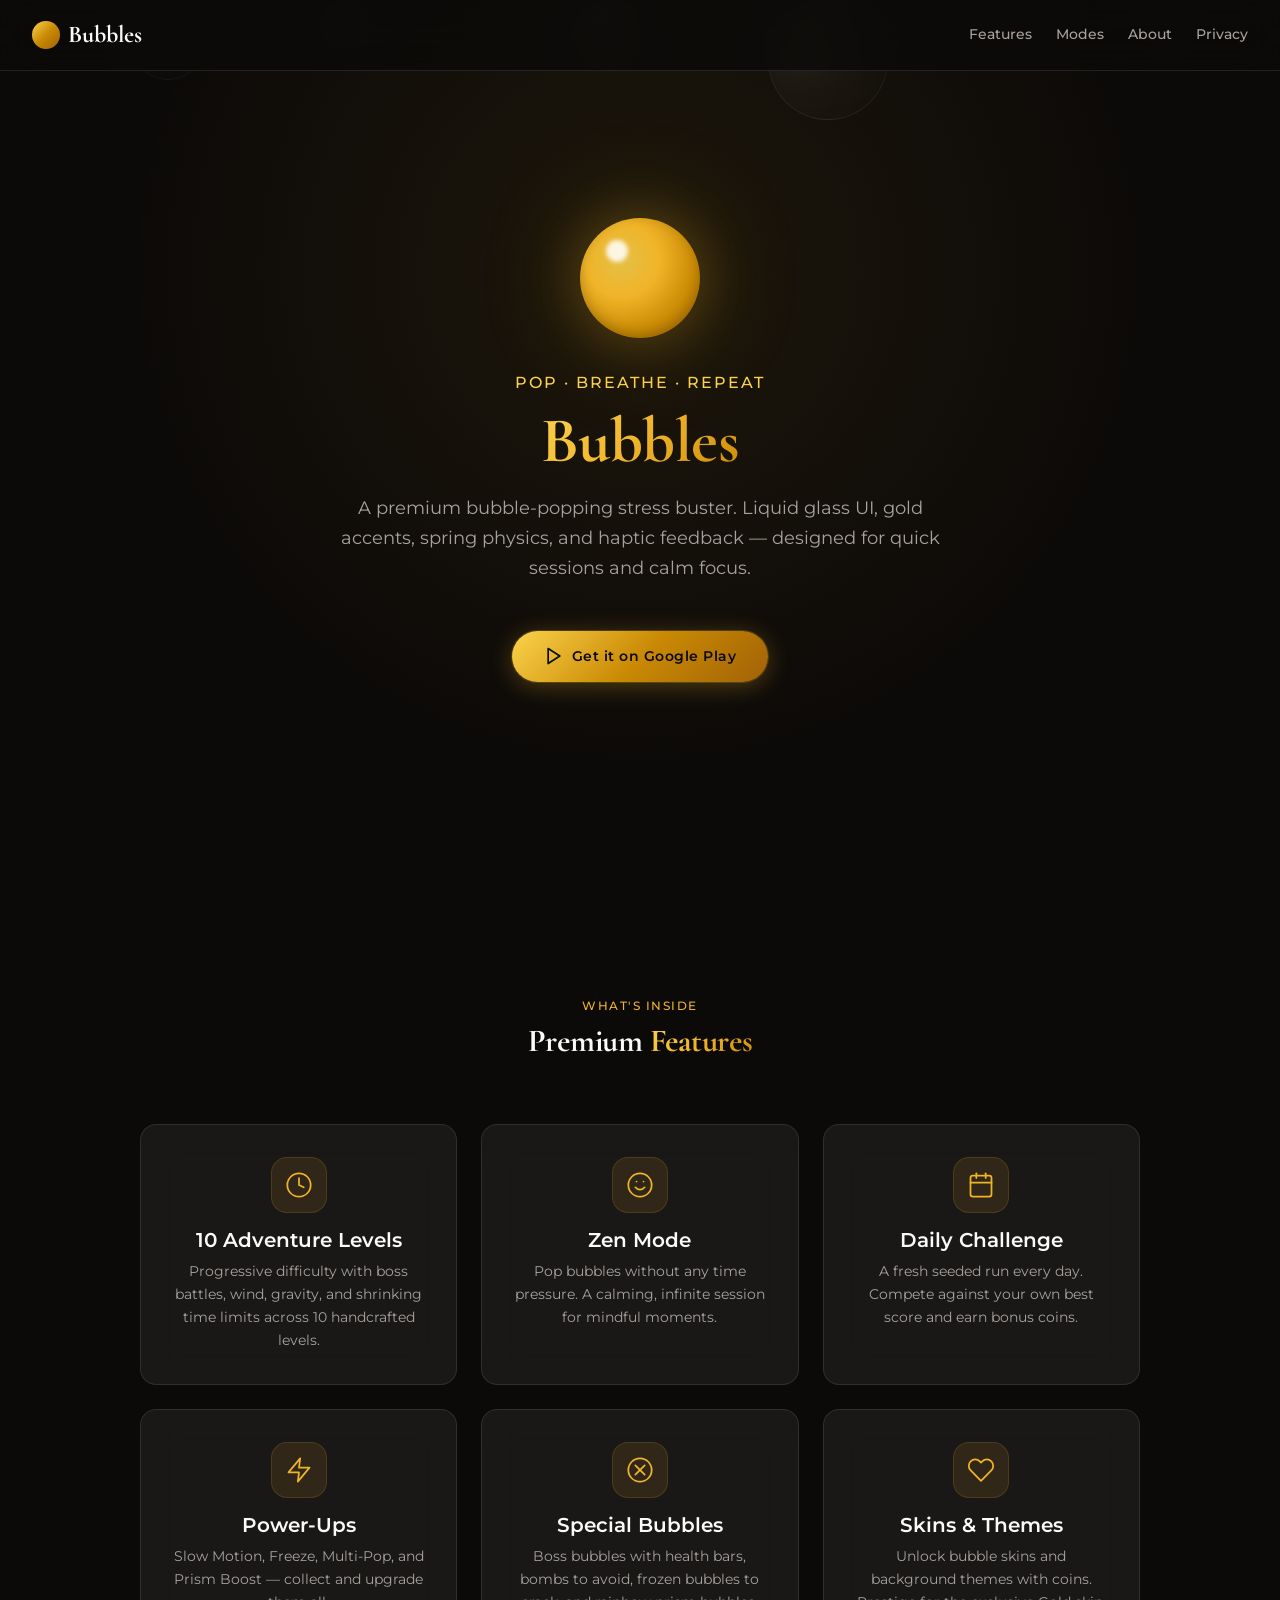
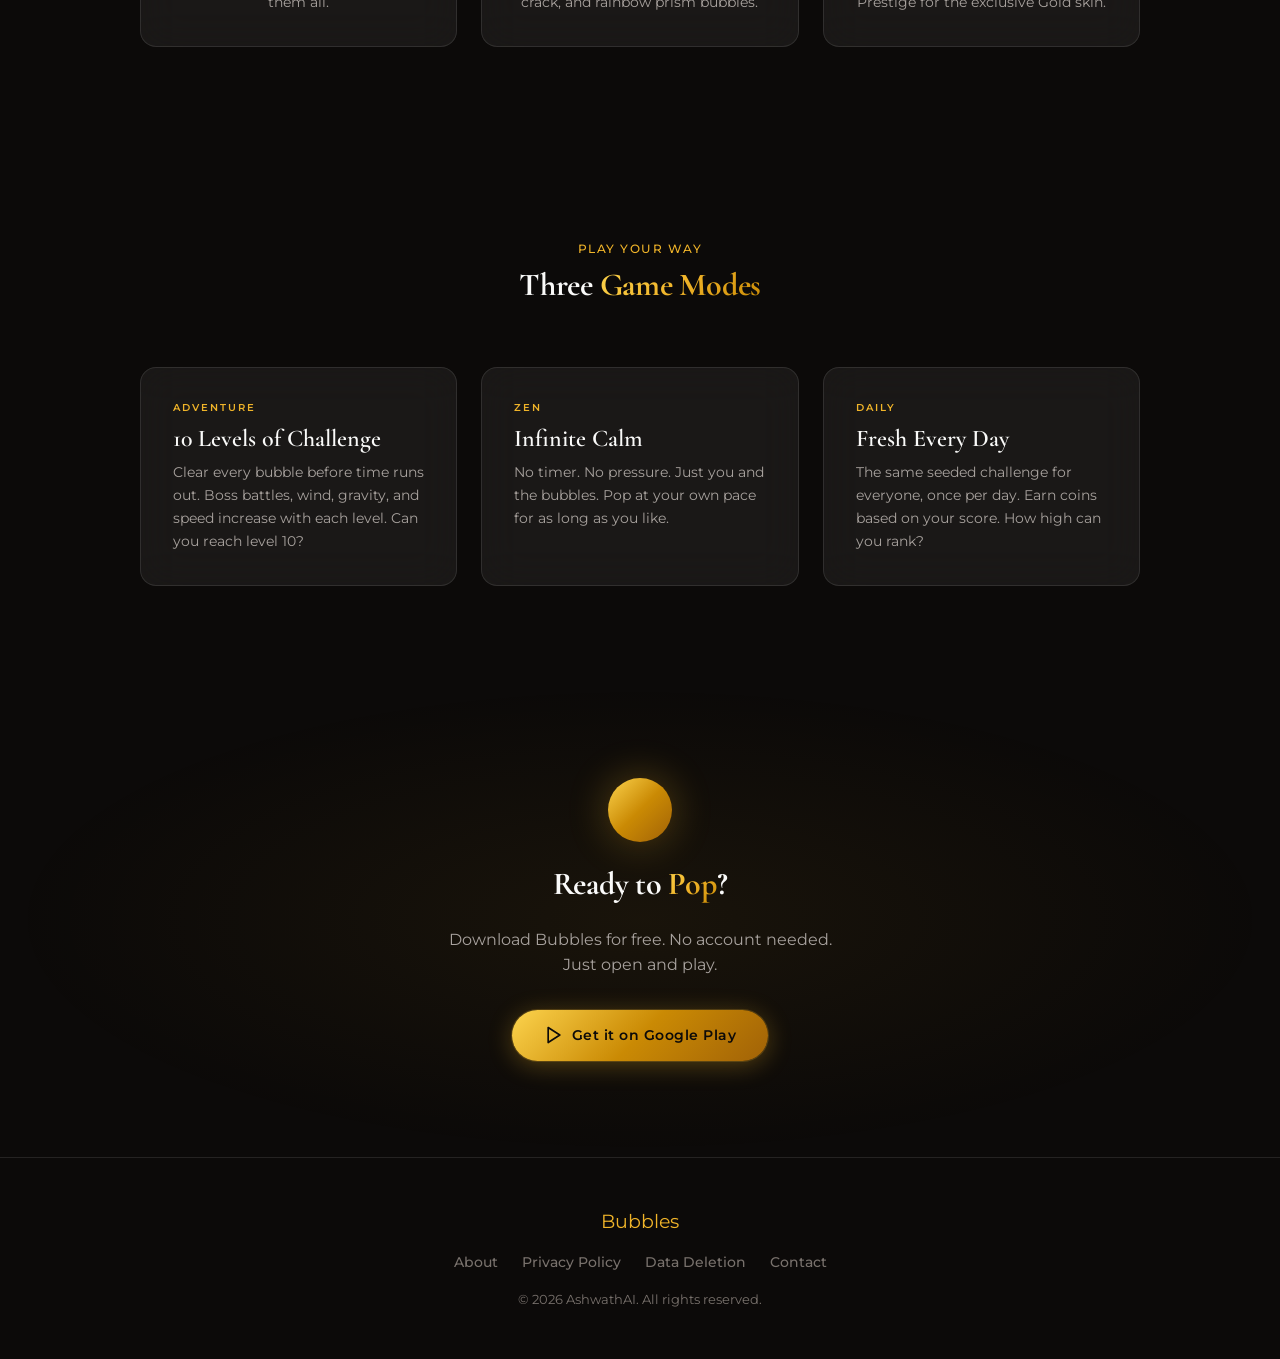
<file: index.html>
<!DOCTYPE html>
<html lang="en">
<head>
  <meta charset="UTF-8">
  <meta name="viewport" content="width=device-width, initial-scale=1.0">
  <title>Bubbles — A Luxury Bubble Popping Game</title>
  <meta name="description" content="Pop, breathe, repeat. A premium bubble-popping stress buster with glass UI, gold accents, and zen gameplay.">
  <link rel="preconnect" href="https://fonts.googleapis.com">
  <link rel="preconnect" href="https://fonts.gstatic.com" crossorigin>
  <link href="https://fonts.googleapis.com/css2?family=Cormorant+Garamond:wght@600;700&family=Montserrat:wght@400;500;600;700&display=swap" rel="stylesheet">
  <link rel="stylesheet" href="style.css">
</head>
<body>

  <!-- Header -->
  <header class="site-header">
    <a href="index.html" class="logo">
      <span class="orb"></span>
      <span>Bubbles</span>
    </a>
    <nav>
      <a href="#features">Features</a>
      <a href="#modes">Modes</a>
      <a href="about.html">About</a>
      <a href="privacy.html">Privacy</a>
    </nav>
  </header>

  <!-- Floating Bubbles (full-page) -->
  <div class="floating-bubbles">
    <div class="floating-bubble"></div>
    <div class="floating-bubble"></div>
    <div class="floating-bubble"></div>
    <div class="floating-bubble"></div>
    <div class="floating-bubble"></div>
    <div class="floating-bubble"></div>
  </div>

  <!-- Hero -->
  <section class="hero">
    <div class="hero-content">
      <div class="orb-large"></div>
      <p class="subtitle">Pop · Breathe · Repeat</p>
      <h1><span class="gold-text">Bubbles</span></h1>
      <p class="tagline">A premium bubble-popping stress buster. Liquid glass UI, gold accents, spring physics, and haptic feedback — designed for quick sessions and calm focus.</p>
      <a href="https://play.google.com/store/apps/details?id=com.ashwathai.bubbles" class="btn btn-gold">
        <svg width="20" height="20" viewBox="0 0 24 24" fill="none" stroke="currentColor" stroke-width="2" stroke-linecap="round" stroke-linejoin="round"><polygon points="5 3 19 12 5 21 5 3"/></svg>
        Get it on Google Play
      </a>
    </div>
  </section>

  <!-- Features -->
  <section class="section" id="features">
    <div class="section-inner">
      <div class="section-header reveal">
        <span class="label">What's Inside</span>
        <h2>Premium <span class="gold-text">Features</span></h2>
      </div>
      <div class="feature-grid">
        <div class="feature-card glass reveal reveal-delay-1">
          <div class="feature-icon">
            <svg viewBox="0 0 24 24"><circle cx="12" cy="12" r="10"/><polyline points="12 6 12 12 16 14"/></svg>
          </div>
          <h3>10 Adventure Levels</h3>
          <p>Progressive difficulty with boss battles, wind, gravity, and shrinking time limits across 10 handcrafted levels.</p>
        </div>
        <div class="feature-card glass reveal reveal-delay-2">
          <div class="feature-icon">
            <svg viewBox="0 0 24 24"><path d="M12 2C6.48 2 2 6.48 2 12s4.48 10 10 10 10-4.48 10-10S17.52 2 12 2z"/><path d="M8 14s1.5 2 4 2 4-2 4-2"/><line x1="9" y1="9" x2="9.01" y2="9"/><line x1="15" y1="9" x2="15.01" y2="9"/></svg>
          </div>
          <h3>Zen Mode</h3>
          <p>Pop bubbles without any time pressure. A calming, infinite session for mindful moments.</p>
        </div>
        <div class="feature-card glass reveal reveal-delay-3">
          <div class="feature-icon">
            <svg viewBox="0 0 24 24"><rect x="3" y="4" width="18" height="18" rx="2" ry="2"/><line x1="16" y1="2" x2="16" y2="6"/><line x1="8" y1="2" x2="8" y2="6"/><line x1="3" y1="10" x2="21" y2="10"/></svg>
          </div>
          <h3>Daily Challenge</h3>
          <p>A fresh seeded run every day. Compete against your own best score and earn bonus coins.</p>
        </div>
        <div class="feature-card glass reveal reveal-delay-1">
          <div class="feature-icon">
            <svg viewBox="0 0 24 24"><polygon points="13 2 3 14 12 14 11 22 21 10 12 10 13 2"/></svg>
          </div>
          <h3>Power-Ups</h3>
          <p>Slow Motion, Freeze, Multi-Pop, and Prism Boost — collect and upgrade them all.</p>
        </div>
        <div class="feature-card glass reveal reveal-delay-2">
          <div class="feature-icon">
            <svg viewBox="0 0 24 24"><circle cx="12" cy="12" r="10"/><path d="M16 8l-8 8"/><path d="M8 8l8 8"/></svg>
          </div>
          <h3>Special Bubbles</h3>
          <p>Boss bubbles with health bars, bombs to avoid, frozen bubbles to crack, and rainbow prism bubbles.</p>
        </div>
        <div class="feature-card glass reveal reveal-delay-3">
          <div class="feature-icon">
            <svg viewBox="0 0 24 24"><path d="M20.84 4.61a5.5 5.5 0 0 0-7.78 0L12 5.67l-1.06-1.06a5.5 5.5 0 0 0-7.78 7.78l1.06 1.06L12 21.23l7.78-7.78 1.06-1.06a5.5 5.5 0 0 0 0-7.78z"/></svg>
          </div>
          <h3>Skins & Themes</h3>
          <p>Unlock bubble skins and background themes with coins. Prestige for the exclusive Gold skin.</p>
        </div>
      </div>
    </div>
  </section>

  <!-- Game Modes -->
  <section class="section" id="modes">
    <div class="section-inner">
      <div class="section-header reveal">
        <span class="label">Play Your Way</span>
        <h2>Three <span class="gold-text">Game Modes</span></h2>
      </div>
      <div class="modes-grid">
        <div class="mode-card glass reveal reveal-delay-1">
          <div class="mode-label">Adventure</div>
          <h3>10 Levels of Challenge</h3>
          <p>Clear every bubble before time runs out. Boss battles, wind, gravity, and speed increase with each level. Can you reach level 10?</p>
        </div>
        <div class="mode-card glass reveal reveal-delay-2">
          <div class="mode-label">Zen</div>
          <h3>Infinite Calm</h3>
          <p>No timer. No pressure. Just you and the bubbles. Pop at your own pace for as long as you like.</p>
        </div>
        <div class="mode-card glass reveal reveal-delay-3">
          <div class="mode-label">Daily</div>
          <h3>Fresh Every Day</h3>
          <p>The same seeded challenge for everyone, once per day. Earn coins based on your score. How high can you rank?</p>
        </div>
      </div>
    </div>
  </section>

  <!-- CTA -->
  <section class="cta-section">
    <div class="section-inner reveal">
      <div class="orb-small"></div>
      <h2>Ready to <span class="gold-text">Pop</span>?</h2>
      <p style="margin: 0 auto var(--space-xl); max-width: 420px;">Download Bubbles for free. No account needed. Just open and play.</p>
      <a href="https://play.google.com/store/apps/details?id=com.ashwathai.bubbles" class="btn btn-gold">
        <svg width="20" height="20" viewBox="0 0 24 24" fill="none" stroke="currentColor" stroke-width="2" stroke-linecap="round" stroke-linejoin="round"><polygon points="5 3 19 12 5 21 5 3"/></svg>
        Get it on Google Play
      </a>
    </div>
  </section>

  <!-- Footer -->
  <footer class="site-footer">
    <div class="footer-inner">
      <a href="index.html" class="logo" style="font-size: 1.2rem;">
        <span class="orb" style="width: 20px; height: 20px;"></span>
        <span>Bubbles</span>
      </a>
      <div class="footer-links">
        <a href="about.html">About</a>
        <a href="privacy.html">Privacy Policy</a>
        <a href="data-deletion.html">Data Deletion</a>
        <a href="mailto:ashwathai.dev@gmail.com">Contact</a>
      </div>
      <p class="footer-copy">&copy; 2026 AshwathAI. All rights reserved.</p>
    </div>
  </footer>

  <!-- Scroll Reveal Script -->
  <script>
    const observer = new IntersectionObserver((entries) => {
      entries.forEach(entry => {
        if (entry.isIntersecting) {
          entry.target.classList.add('visible');
        }
      });
    }, { threshold: 0.1, rootMargin: '0px 0px -40px 0px' });

    document.querySelectorAll('.reveal').forEach(el => observer.observe(el));
  </script>

</body>
</html>
</file>
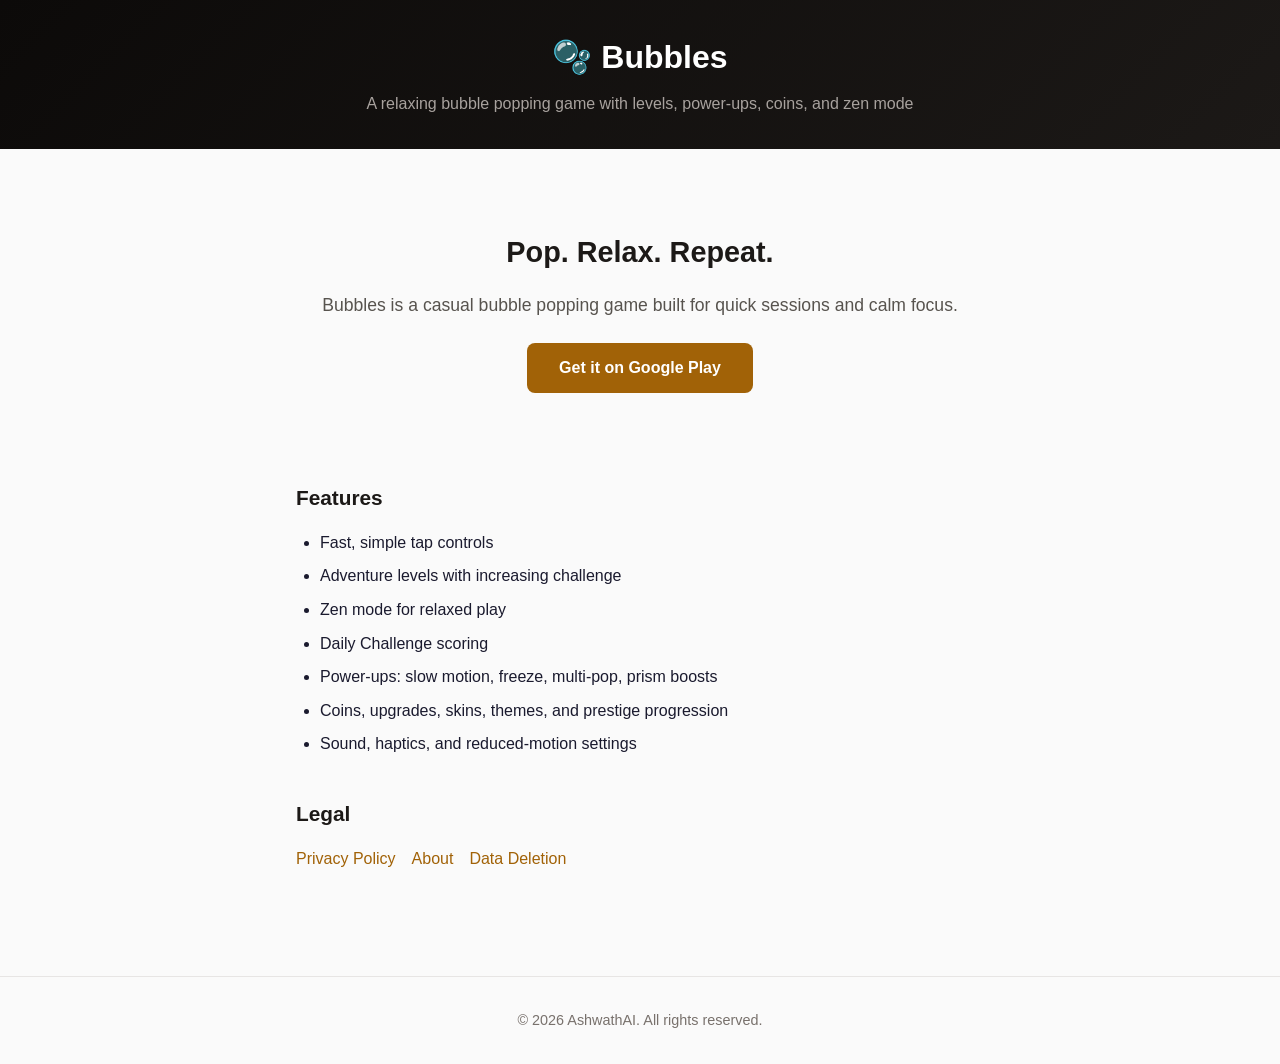
<file: docs/index.html>
<!DOCTYPE html>
<html lang="en">
<head>
  <meta charset="UTF-8">
  <meta name="viewport" content="width=device-width, initial-scale=1.0">
  <title>Bubbles - A Relaxing Bubble Popping Game</title>
  <link rel="stylesheet" href="style.css">
</head>
<body>
  <header>
    <h1>🫧 Bubbles</h1>
    <p>A relaxing bubble popping game with levels, power-ups, coins, and zen mode</p>
  </header>

  <main>
    <section class="hero">
      <h2>Pop. Relax. Repeat.</h2>
      <p>Bubbles is a casual bubble popping game built for quick sessions and calm focus.</p>
      <a href="https://play.google.com/store/apps/details?id=com.ashwathai.bubbles" class="cta">Get it on Google Play</a>
    </section>

    <section class="features">
      <h2>Features</h2>
      <ul>
        <li>Fast, simple tap controls</li>
        <li>Adventure levels with increasing challenge</li>
        <li>Zen mode for relaxed play</li>
        <li>Daily Challenge scoring</li>
        <li>Power-ups: slow motion, freeze, multi-pop, prism boosts</li>
        <li>Coins, upgrades, skins, themes, and prestige progression</li>
        <li>Sound, haptics, and reduced-motion settings</li>
      </ul>
    </section>

    <section class="links">
      <h2>Legal</h2>
      <nav>
        <a href="privacy.html">Privacy Policy</a>
        <a href="about.html">About</a>
        <a href="data-deletion.html">Data Deletion</a>
      </nav>
    </section>
  </main>

  <footer>
    <p>&copy; 2026 AshwathAI. All rights reserved.</p>
  </footer>
</body>
</html>
</file>
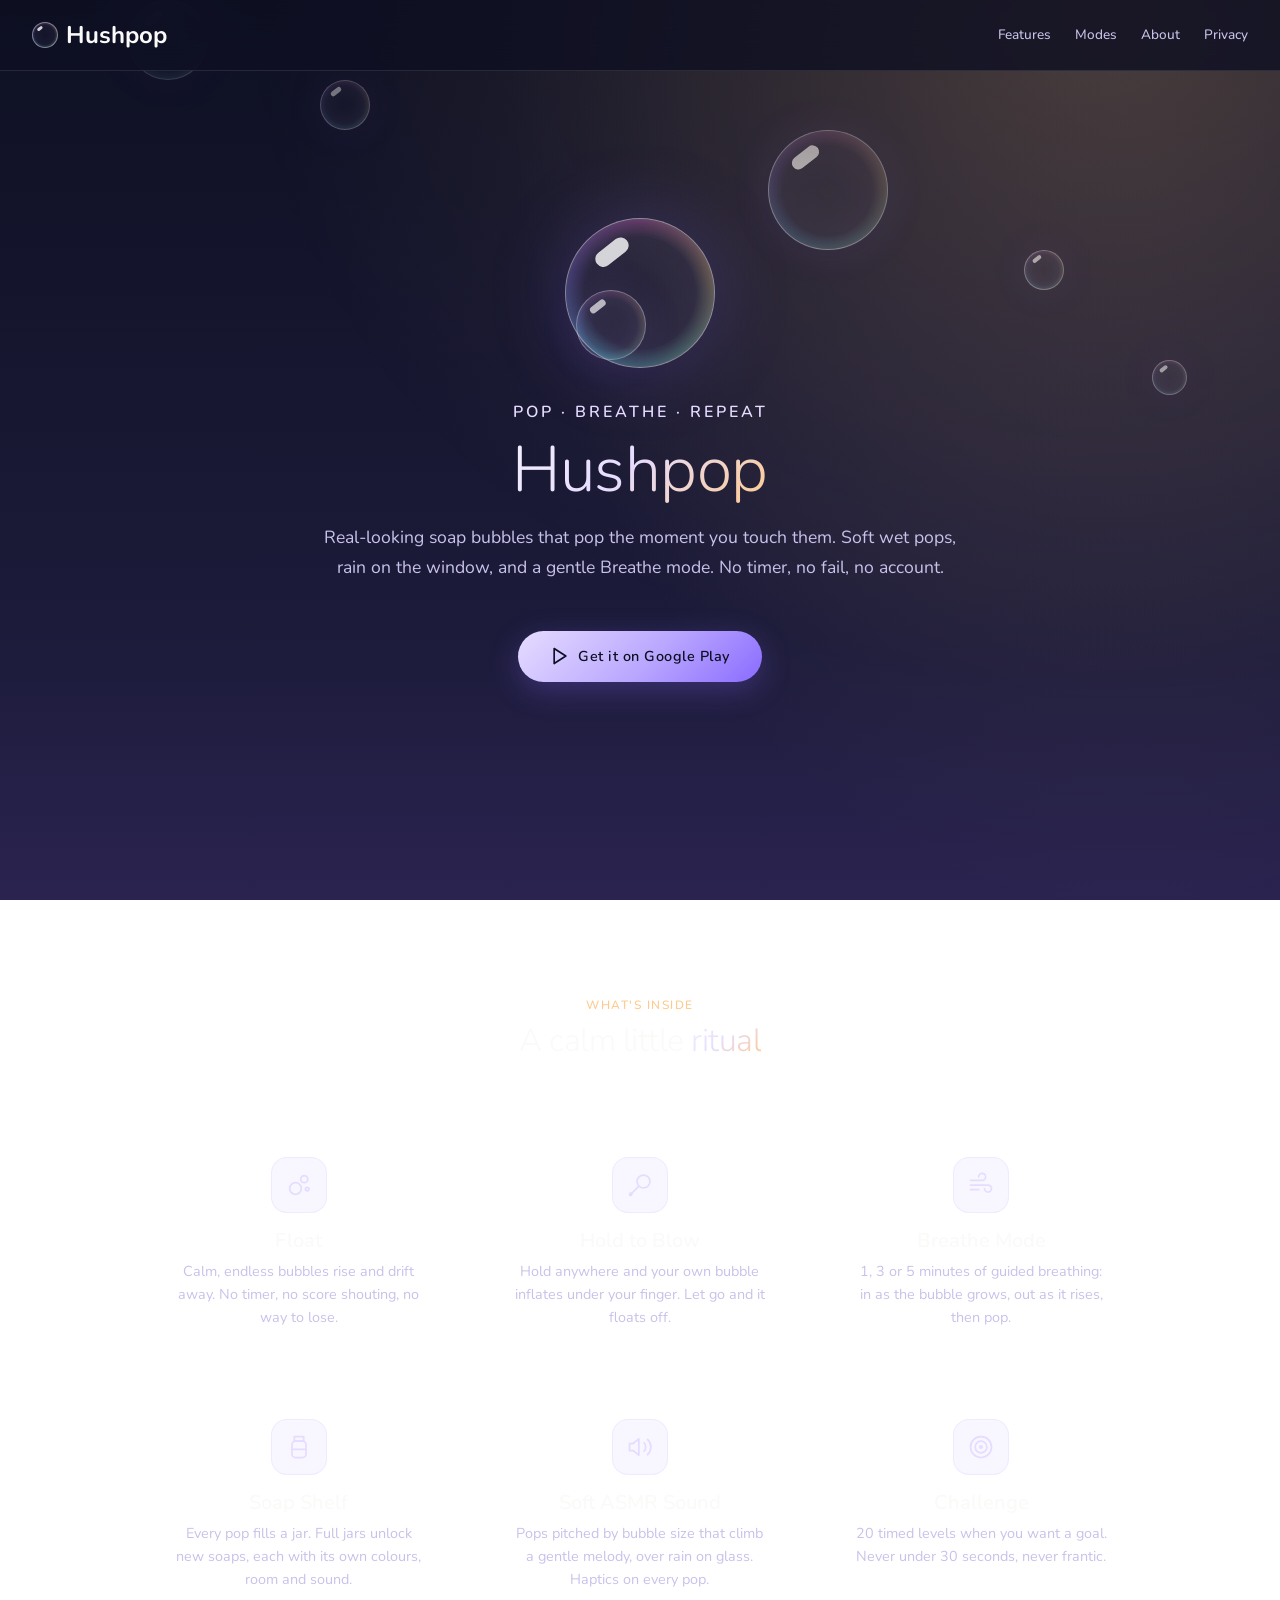
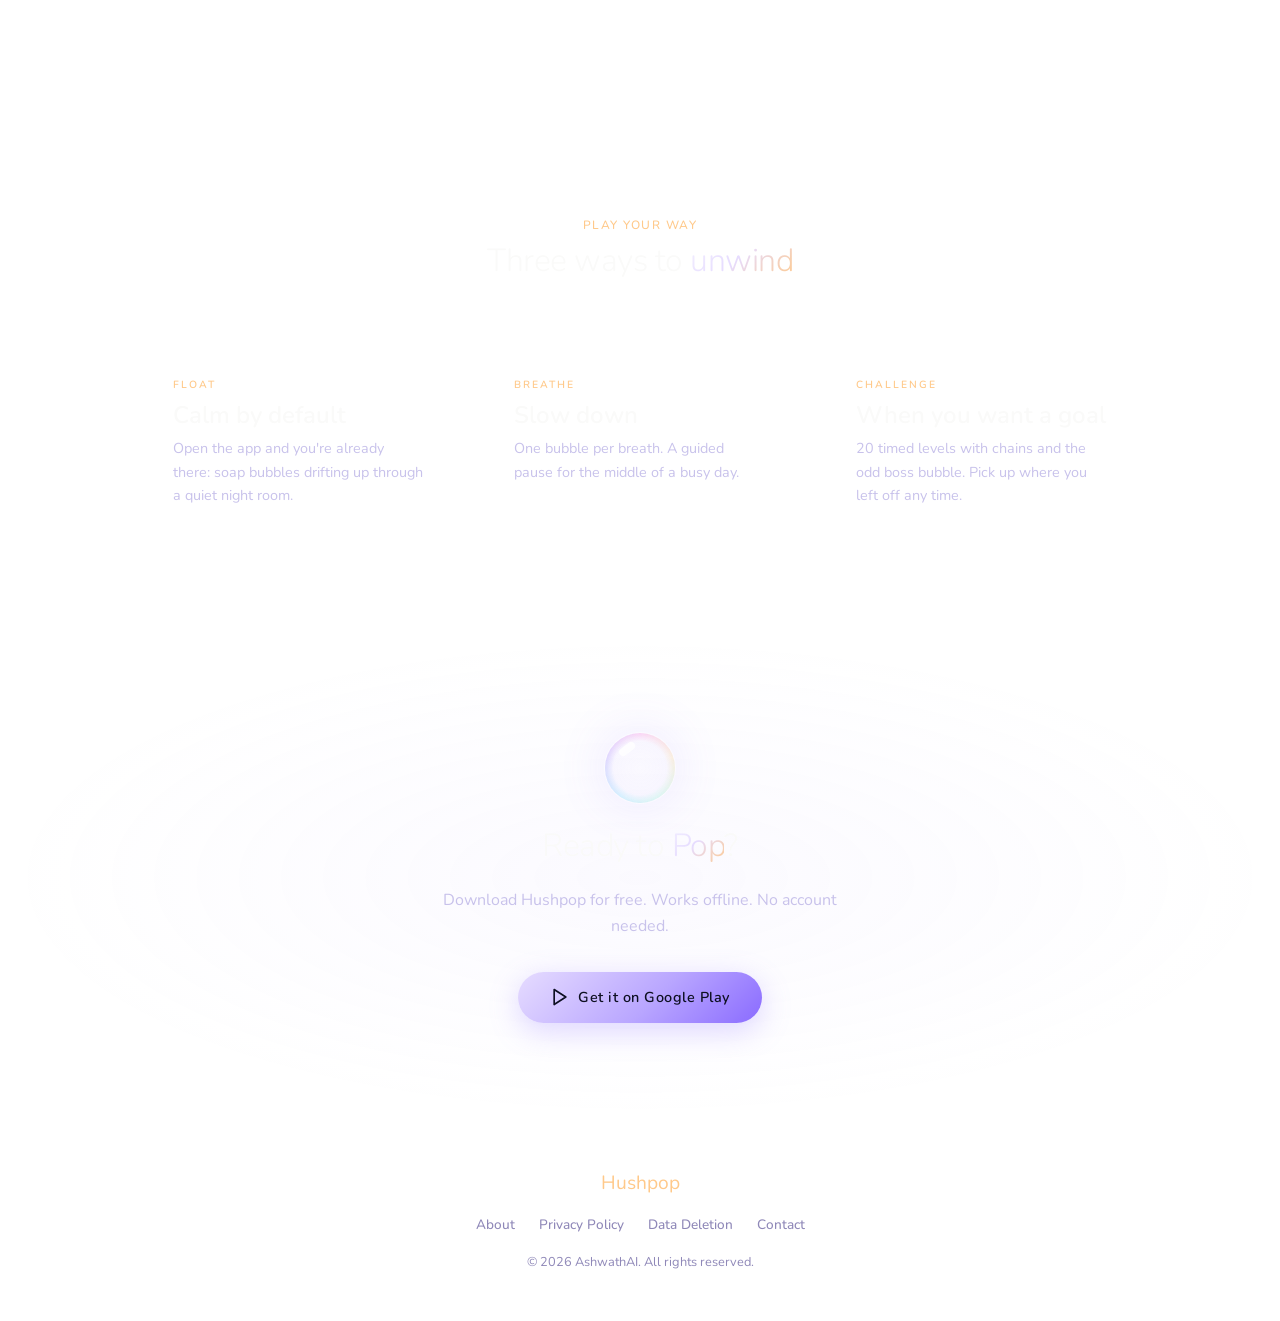
<file: website/index.html>
<!DOCTYPE html>
<html lang="en">
<head>
  <meta charset="UTF-8">
  <meta name="viewport" content="width=device-width, initial-scale=1.0">
  <title>Hushpop — Bubble Pop &amp; Relax</title>
  <meta name="description" content="Pop real-looking soap bubbles to relax. Soft ASMR pops, hold to blow your own bubble, a guided Breathe mode and a shelf of calming soaps. Offline, no account.">
  <link rel="preconnect" href="https://fonts.googleapis.com">
  <link rel="preconnect" href="https://fonts.gstatic.com" crossorigin>
  <link href="https://fonts.googleapis.com/css2?family=Nunito:wght@300;400;600;700&display=swap" rel="stylesheet">
  <link rel="icon" type="image/png" href="icon.png">
  <meta name="theme-color" content="#0E1022">
  <link rel="stylesheet" href="style.css">
</head>
<body>

  <!-- Header -->
  <header class="site-header">
    <a href="index.html" class="logo">
      <span class="orb"></span>
      <span>Hushpop</span>
    </a>
    <nav>
      <a href="#features">Features</a>
      <a href="#modes">Modes</a>
      <a href="about.html">About</a>
      <a href="privacy.html">Privacy</a>
    </nav>
  </header>

  <!-- Floating Bubbles (full-page) -->
  <div class="floating-bubbles">
    <div class="floating-bubble"></div>
    <div class="floating-bubble"></div>
    <div class="floating-bubble"></div>
    <div class="floating-bubble"></div>
    <div class="floating-bubble"></div>
    <div class="floating-bubble"></div>
  </div>

  <!-- Hero -->
  <section class="hero">
    <div class="hero-content">
      <div class="orb-large"></div>
      <p class="subtitle">Pop · Breathe · Repeat</p>
      <h1><span class="gold-text">Hushpop</span></h1>
      <p class="tagline">Real-looking soap bubbles that pop the moment you touch them. Soft wet pops, rain on the window, and a gentle Breathe mode. No timer, no fail, no account.</p>
      <a href="https://play.google.com/store/apps/details?id=com.ashwathai.bubbles" class="btn btn-gold">
        <svg width="20" height="20" viewBox="0 0 24 24" fill="none" stroke="currentColor" stroke-width="2" stroke-linecap="round" stroke-linejoin="round"><polygon points="5 3 19 12 5 21 5 3"/></svg>
        Get it on Google Play
      </a>
    </div>
  </section>

  <!-- Features -->
  <section class="section" id="features">
    <div class="section-inner">
      <div class="section-header reveal">
        <span class="label">What's Inside</span>
        <h2>A calm little <span class="gold-text">ritual</span></h2>
      </div>
      <div class="feature-grid">
        <div class="feature-card glass reveal reveal-delay-1">
          <div class="feature-icon">
            <svg viewBox="0 0 24 24"><circle cx="9" cy="15" r="5"/><circle cx="16.5" cy="7" r="3"/><circle cx="19" cy="15.5" r="1.5"/></svg>
          </div>
          <h3>Float</h3>
          <p>Calm, endless bubbles rise and drift away. No timer, no score shouting, no way to lose.</p>
        </div>
        <div class="feature-card glass reveal reveal-delay-2">
          <div class="feature-icon">
            <svg viewBox="0 0 24 24"><circle cx="15" cy="9" r="5.5"/><path d="M4 20l6.8-6.8"/><circle cx="4" cy="20" r="1"/></svg>
          </div>
          <h3>Hold to Blow</h3>
          <p>Hold anywhere and your own bubble inflates under your finger. Let go and it floats off.</p>
        </div>
        <div class="feature-card glass reveal reveal-delay-3">
          <div class="feature-icon">
            <svg viewBox="0 0 24 24"><path d="M3 8h10a3 3 0 1 0-3-3"/><path d="M3 12h15a3 3 0 1 1-3 3"/><path d="M3 16h7"/></svg>
          </div>
          <h3>Breathe Mode</h3>
          <p>1, 3 or 5 minutes of guided breathing: in as the bubble grows, out as it rises, then pop.</p>
        </div>
        <div class="feature-card glass reveal reveal-delay-1">
          <div class="feature-icon">
            <svg viewBox="0 0 24 24"><rect x="6" y="7" width="12" height="14" rx="3"/><path d="M8 3h8v4H8z"/><path d="M6 14h12"/></svg>
          </div>
          <h3>Soap Shelf</h3>
          <p>Every pop fills a jar. Full jars unlock new soaps, each with its own colours, room and sound.</p>
        </div>
        <div class="feature-card glass reveal reveal-delay-2">
          <div class="feature-icon">
            <svg viewBox="0 0 24 24"><path d="M11 5L6 9H3v6h3l5 4z"/><path d="M15.5 8.5a5 5 0 0 1 0 7"/><path d="M18.5 5.5a9 9 0 0 1 0 13"/></svg>
          </div>
          <h3>Soft ASMR Sound</h3>
          <p>Pops pitched by bubble size that climb a gentle melody, over rain on glass. Haptics on every pop.</p>
        </div>
        <div class="feature-card glass reveal reveal-delay-3">
          <div class="feature-icon">
            <svg viewBox="0 0 24 24"><circle cx="12" cy="12" r="9"/><circle cx="12" cy="12" r="5"/><circle cx="12" cy="12" r="1"/></svg>
          </div>
          <h3>Challenge</h3>
          <p>20 timed levels when you want a goal. Never under 30 seconds, never frantic.</p>
        </div>
      </div>
    </div>
  </section>

  <!-- Game Modes -->
  <section class="section" id="modes">
    <div class="section-inner">
      <div class="section-header reveal">
        <span class="label">Play Your Way</span>
        <h2>Three ways to <span class="gold-text">unwind</span></h2>
      </div>
      <div class="modes-grid">
        <div class="mode-card glass reveal reveal-delay-1">
          <div class="mode-label">Float</div>
          <h3>Calm by default</h3>
          <p>Open the app and you're already there: soap bubbles drifting up through a quiet night room.</p>
        </div>
        <div class="mode-card glass reveal reveal-delay-2">
          <div class="mode-label">Breathe</div>
          <h3>Slow down</h3>
          <p>One bubble per breath. A guided pause for the middle of a busy day.</p>
        </div>
        <div class="mode-card glass reveal reveal-delay-3">
          <div class="mode-label">Challenge</div>
          <h3>When you want a goal</h3>
          <p>20 timed levels with chains and the odd boss bubble. Pick up where you left off any time.</p>
        </div>
      </div>
    </div>
  </section>

  <!-- CTA -->
  <section class="cta-section">
    <div class="section-inner reveal">
      <div class="orb-small"></div>
      <h2>Ready to <span class="gold-text">Pop</span>?</h2>
      <p style="margin: 0 auto var(--space-xl); max-width: 420px;">Download Hushpop for free. Works offline. No account needed.</p>
      <a href="https://play.google.com/store/apps/details?id=com.ashwathai.bubbles" class="btn btn-gold">
        <svg width="20" height="20" viewBox="0 0 24 24" fill="none" stroke="currentColor" stroke-width="2" stroke-linecap="round" stroke-linejoin="round"><polygon points="5 3 19 12 5 21 5 3"/></svg>
        Get it on Google Play
      </a>
    </div>
  </section>

  <!-- Footer -->
  <footer class="site-footer">
    <div class="footer-inner">
      <a href="index.html" class="logo" style="font-size: 1.2rem;">
        <span class="orb" style="width: 20px; height: 20px;"></span>
        <span>Hushpop</span>
      </a>
      <div class="footer-links">
        <a href="about.html">About</a>
        <a href="privacy.html">Privacy Policy</a>
        <a href="data-deletion.html">Data Deletion</a>
        <a href="mailto:ashwathai.dev@gmail.com">Contact</a>
      </div>
      <p class="footer-copy">&copy; 2026 AshwathAI. All rights reserved.</p>
    </div>
  </footer>

  <!-- Scroll Reveal Script -->
  <script>
    const observer = new IntersectionObserver((entries) => {
      entries.forEach(entry => {
        if (entry.isIntersecting) {
          entry.target.classList.add('visible');
        }
      });
    }, { threshold: 0.1, rootMargin: '0px 0px -40px 0px' });

    document.querySelectorAll('.reveal').forEach(el => observer.observe(el));
  </script>

</body>
</html>
</file>
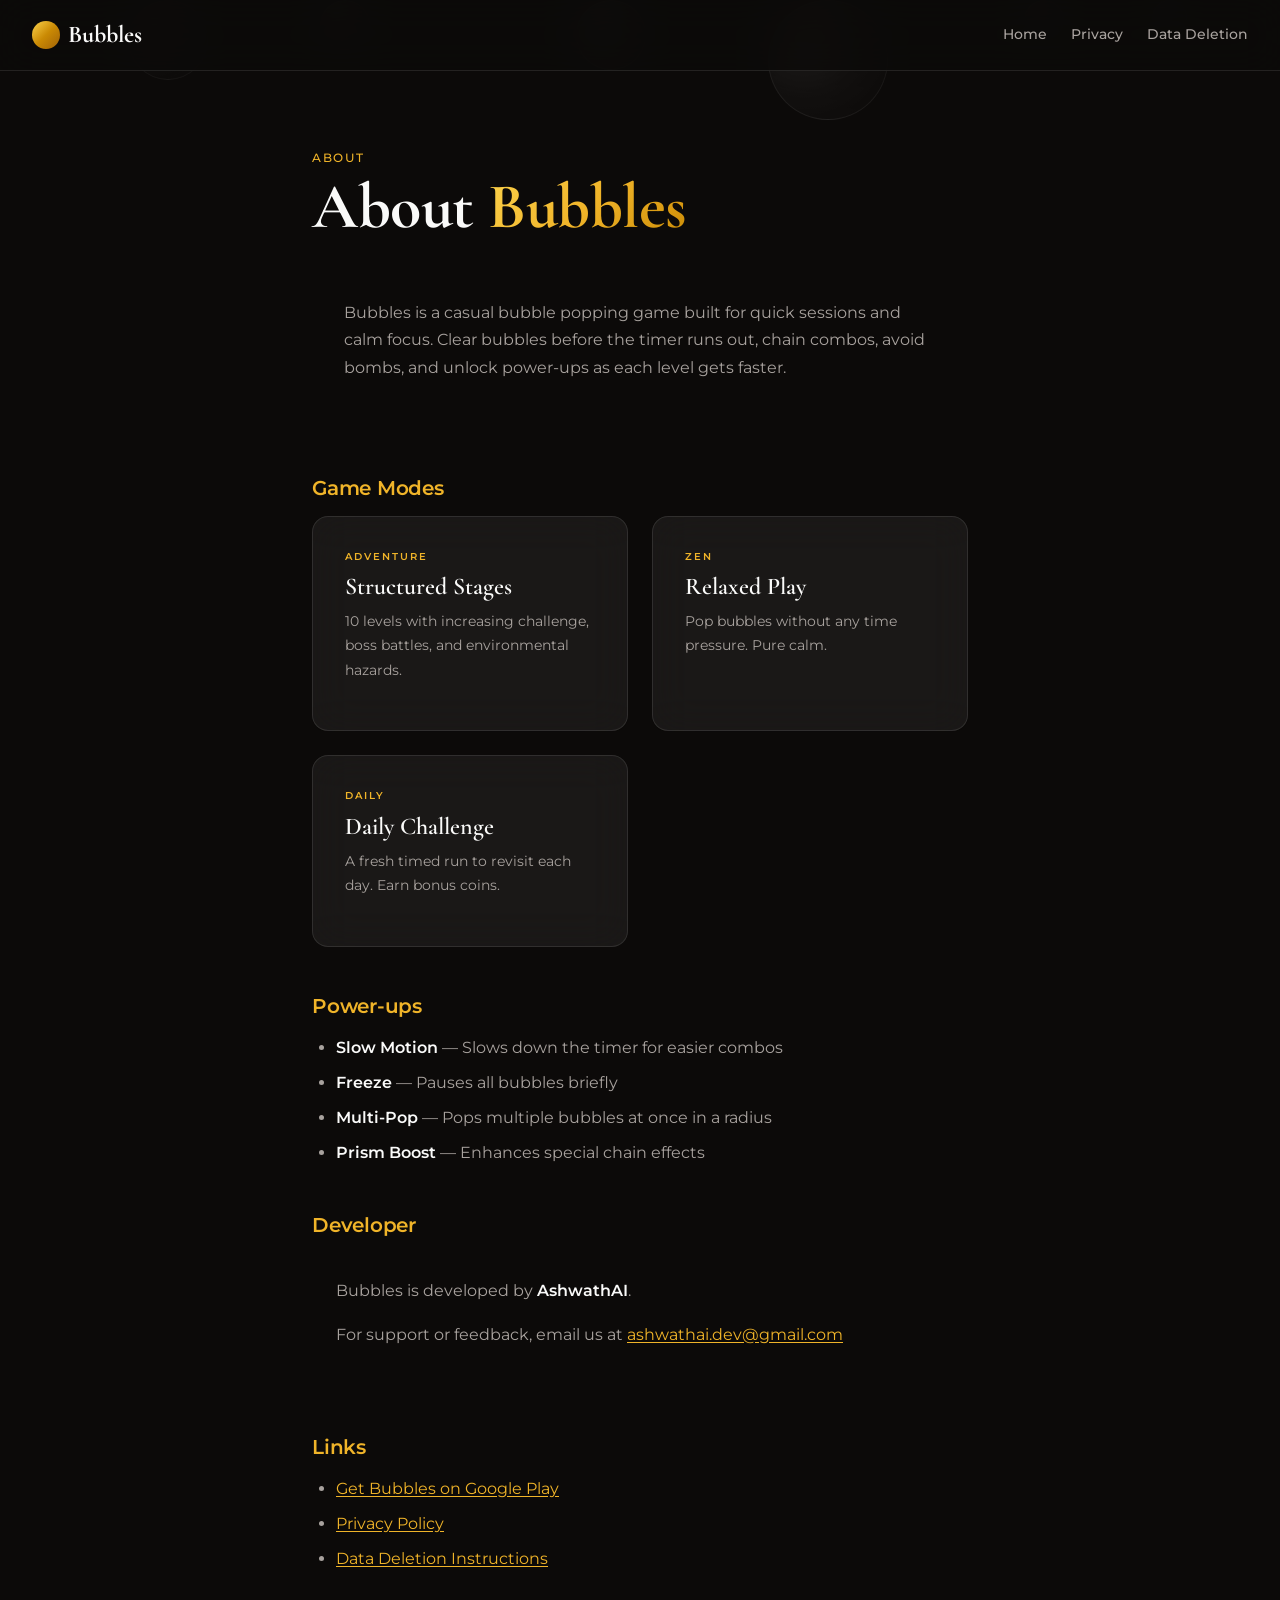
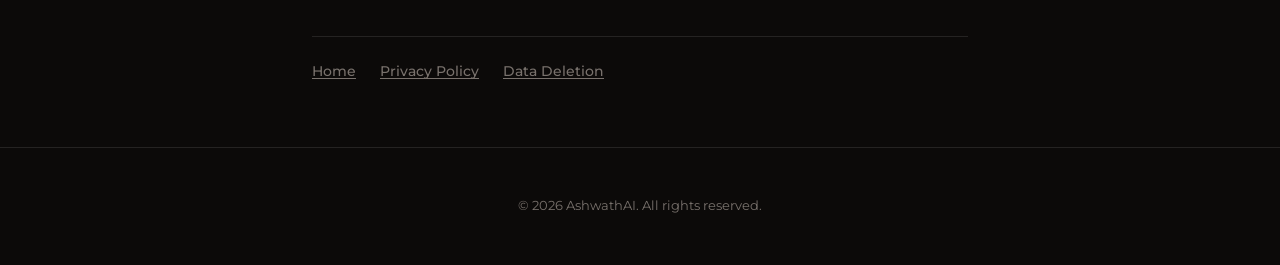
<file: about.html>
<!DOCTYPE html>
<html lang="en">
<head>
  <meta charset="UTF-8">
  <meta name="viewport" content="width=device-width, initial-scale=1.0">
  <title>About — Bubbles</title>
  <link rel="preconnect" href="https://fonts.googleapis.com">
  <link rel="preconnect" href="https://fonts.gstatic.com" crossorigin>
  <link href="https://fonts.googleapis.com/css2?family=Cormorant+Garamond:wght@600;700&family=Montserrat:wght@400;500;600;700&display=swap" rel="stylesheet">
  <link rel="stylesheet" href="style.css">
</head>
<body>

  <!-- Floating Bubbles (full-page) -->
  <div class="floating-bubbles">
    <div class="floating-bubble"></div>
    <div class="floating-bubble"></div>
    <div class="floating-bubble"></div>
    <div class="floating-bubble"></div>
    <div class="floating-bubble"></div>
    <div class="floating-bubble"></div>
  </div>

  <header class="site-header">
    <a href="index.html" class="logo">
      <span class="orb"></span>
      <span>Bubbles</span>
    </a>
    <nav>
      <a href="index.html">Home</a>
      <a href="privacy.html">Privacy</a>
      <a href="data-deletion.html">Data Deletion</a>
    </nav>
  </header>

  <main class="legal-page">
    <span class="label">About</span>
    <h1>About <span class="gold-text">Bubbles</span></h1>

    <div class="glass-card" style="padding: var(--space-xl); margin-bottom: var(--space-2xl);">
      <p>Bubbles is a casual bubble popping game built for quick sessions and calm focus. Clear bubbles before the timer runs out, chain combos, avoid bombs, and unlock power-ups as each level gets faster.</p>
    </div>

    <h2>Game Modes</h2>
    <div class="modes-grid" style="margin-bottom: var(--space-2xl);">
      <div class="mode-card glass">
        <div class="mode-label">Adventure</div>
        <h3>Structured Stages</h3>
        <p>10 levels with increasing challenge, boss battles, and environmental hazards.</p>
      </div>
      <div class="mode-card glass">
        <div class="mode-label">Zen</div>
        <h3>Relaxed Play</h3>
        <p>Pop bubbles without any time pressure. Pure calm.</p>
      </div>
      <div class="mode-card glass">
        <div class="mode-label">Daily</div>
        <h3>Daily Challenge</h3>
        <p>A fresh timed run to revisit each day. Earn bonus coins.</p>
      </div>
    </div>

    <h2>Power-ups</h2>
    <ul>
      <li><strong>Slow Motion</strong> — Slows down the timer for easier combos</li>
      <li><strong>Freeze</strong> — Pauses all bubbles briefly</li>
      <li><strong>Multi-Pop</strong> — Pops multiple bubbles at once in a radius</li>
      <li><strong>Prism Boost</strong> — Enhances special chain effects</li>
    </ul>

    <h2>Developer</h2>
    <div class="glass-card" style="padding: var(--space-lg);">
      <p>Bubbles is developed by <strong>AshwathAI</strong>.</p>
      <p style="margin-top: var(--space-sm);">For support or feedback, email us at <a href="mailto:ashwathai.dev@gmail.com">ashwathai.dev@gmail.com</a></p>
    </div>

    <h2>Links</h2>
    <ul>
      <li><a href="https://play.google.com/store/apps/details?id=com.ashwathai.bubbles">Get Bubbles on Google Play</a></li>
      <li><a href="privacy.html">Privacy Policy</a></li>
      <li><a href="data-deletion.html">Data Deletion Instructions</a></li>
    </ul>

    <nav class="legal-nav">
      <a href="index.html">Home</a>
      <a href="privacy.html">Privacy Policy</a>
      <a href="data-deletion.html">Data Deletion</a>
    </nav>
  </main>

  <footer class="site-footer">
    <div class="footer-inner">
      <p class="footer-copy">&copy; 2026 AshwathAI. All rights reserved.</p>
    </div>
  </footer>

</body>
</html>
</file>
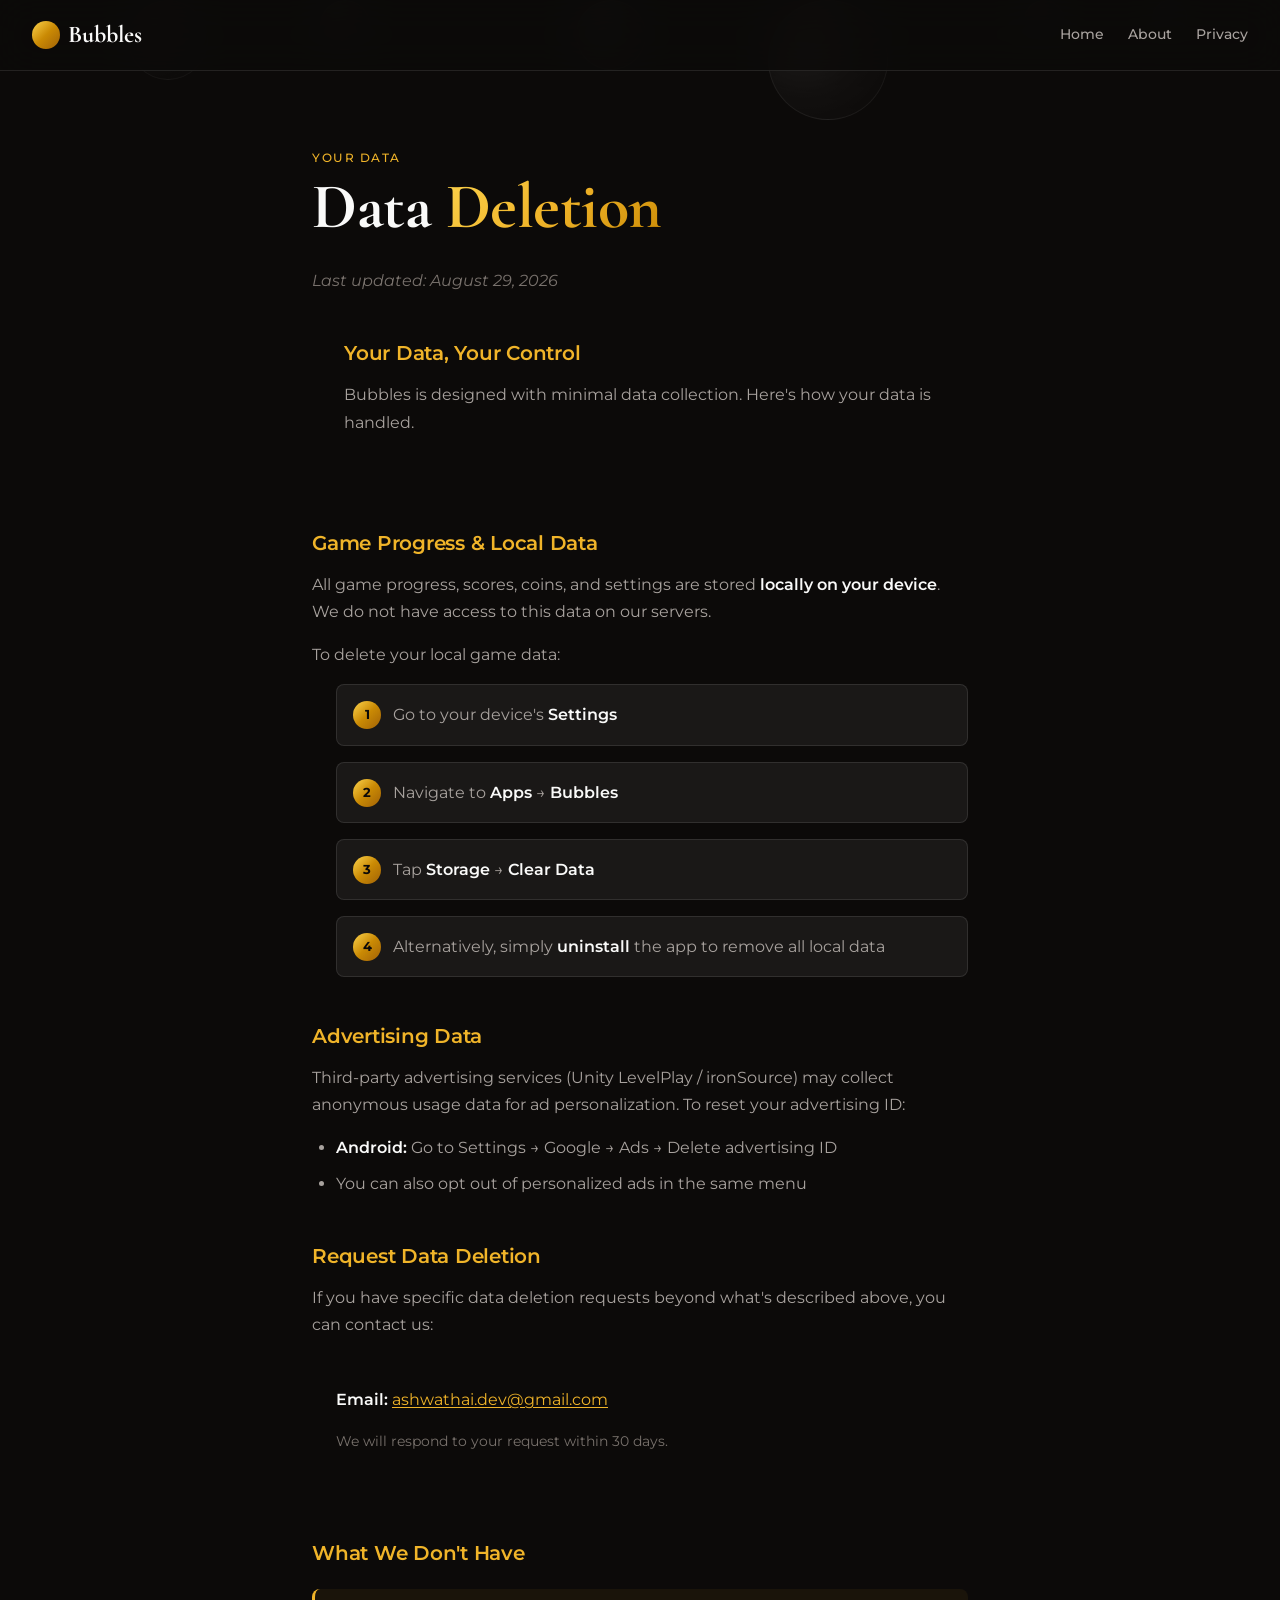
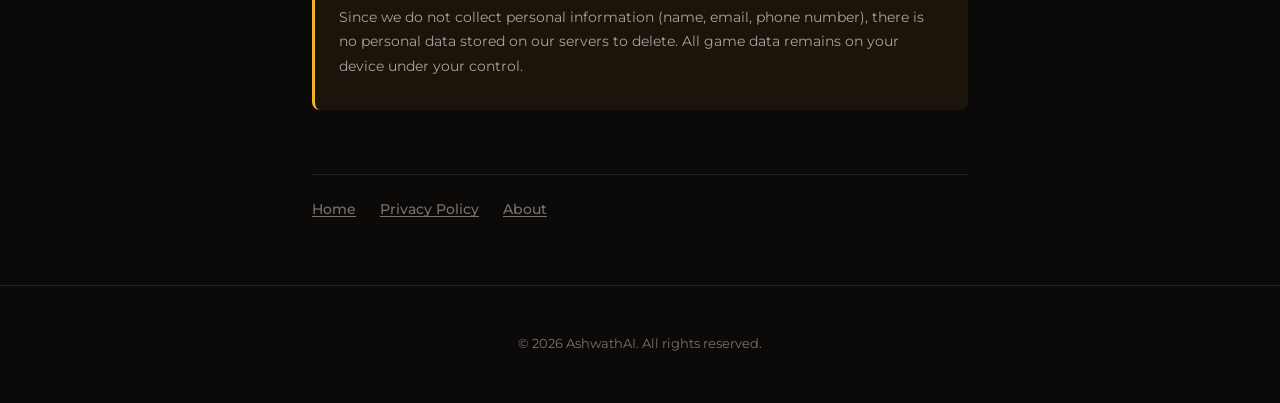
<file: data-deletion.html>
<!DOCTYPE html>
<html lang="en">
<head>
  <meta charset="UTF-8">
  <meta name="viewport" content="width=device-width, initial-scale=1.0">
  <title>Data Deletion — Bubbles</title>
  <link rel="preconnect" href="https://fonts.googleapis.com">
  <link rel="preconnect" href="https://fonts.gstatic.com" crossorigin>
  <link href="https://fonts.googleapis.com/css2?family=Cormorant+Garamond:wght@600;700&family=Montserrat:wght@400;500;600;700&display=swap" rel="stylesheet">
  <link rel="stylesheet" href="style.css">
</head>
<body>

  <!-- Floating Bubbles (full-page) -->
  <div class="floating-bubbles">
    <div class="floating-bubble"></div>
    <div class="floating-bubble"></div>
    <div class="floating-bubble"></div>
    <div class="floating-bubble"></div>
    <div class="floating-bubble"></div>
    <div class="floating-bubble"></div>
  </div>

  <header class="site-header">
    <a href="index.html" class="logo">
      <span class="orb"></span>
      <span>Bubbles</span>
    </a>
    <nav>
      <a href="index.html">Home</a>
      <a href="about.html">About</a>
      <a href="privacy.html">Privacy</a>
    </nav>
  </header>

  <main class="legal-page">
    <span class="label">Your Data</span>
    <h1>Data <span class="gold-text">Deletion</span></h1>
    <p><em style="color: var(--text-muted);">Last updated: August 29, 2026</em></p>

    <div class="glass-card" style="padding: var(--space-xl); margin-bottom: var(--space-2xl);">
      <h2 style="margin-top: 0;">Your Data, Your Control</h2>
      <p>Bubbles is designed with minimal data collection. Here's how your data is handled.</p>
    </div>

    <h2>Game Progress & Local Data</h2>
    <p>All game progress, scores, coins, and settings are stored <strong>locally on your device</strong>. We do not have access to this data on our servers.</p>
    <p>To delete your local game data:</p>

    <ol class="step-list">
      <li>Go to your device's <strong>Settings</strong></li>
      <li>Navigate to <strong>Apps</strong> → <strong>Bubbles</strong></li>
      <li>Tap <strong>Storage</strong> → <strong>Clear Data</strong></li>
      <li>Alternatively, simply <strong>uninstall</strong> the app to remove all local data</li>
    </ol>

    <h2>Advertising Data</h2>
    <p>Third-party advertising services (Unity LevelPlay / ironSource) may collect anonymous usage data for ad personalization. To reset your advertising ID:</p>
    <ul>
      <li><strong>Android:</strong> Go to Settings → Google → Ads → Delete advertising ID</li>
      <li>You can also opt out of personalized ads in the same menu</li>
    </ul>

    <h2>Request Data Deletion</h2>
    <p>If you have specific data deletion requests beyond what's described above, you can contact us:</p>
    <div class="glass-card" style="padding: var(--space-lg); margin: var(--space-lg) 0;">
      <p><strong>Email:</strong> <a href="mailto:ashwathai.dev@gmail.com">ashwathai.dev@gmail.com</a></p>
      <p style="margin-top: var(--space-sm); color: var(--text-muted); font-size: 0.9rem;">We will respond to your request within 30 days.</p>
    </div>

    <h2>What We Don't Have</h2>
    <div class="callout">
      <p>Since we do not collect personal information (name, email, phone number), there is no personal data stored on our servers to delete. All game data remains on your device under your control.</p>
    </div>

    <nav class="legal-nav">
      <a href="index.html">Home</a>
      <a href="privacy.html">Privacy Policy</a>
      <a href="about.html">About</a>
    </nav>
  </main>

  <footer class="site-footer">
    <div class="footer-inner">
      <p class="footer-copy">&copy; 2026 AshwathAI. All rights reserved.</p>
    </div>
  </footer>

</body>
</html>
</file>
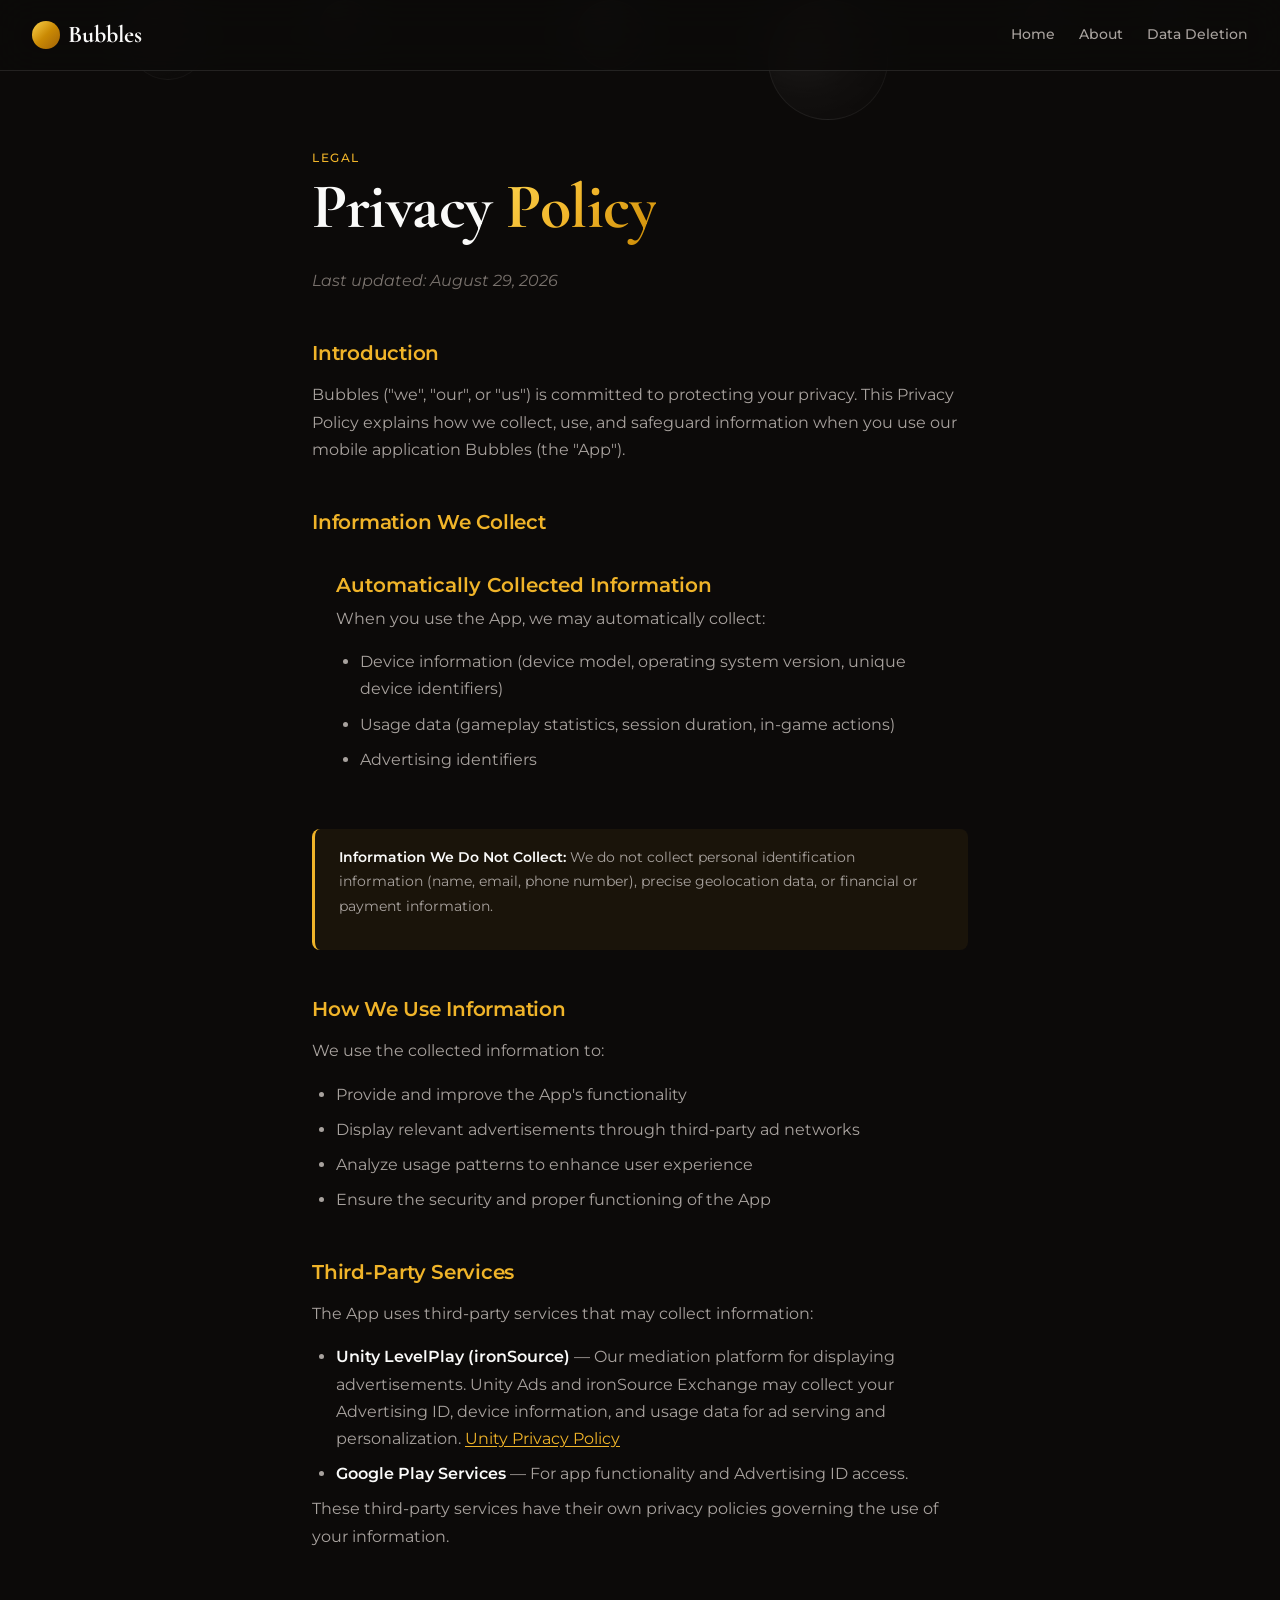
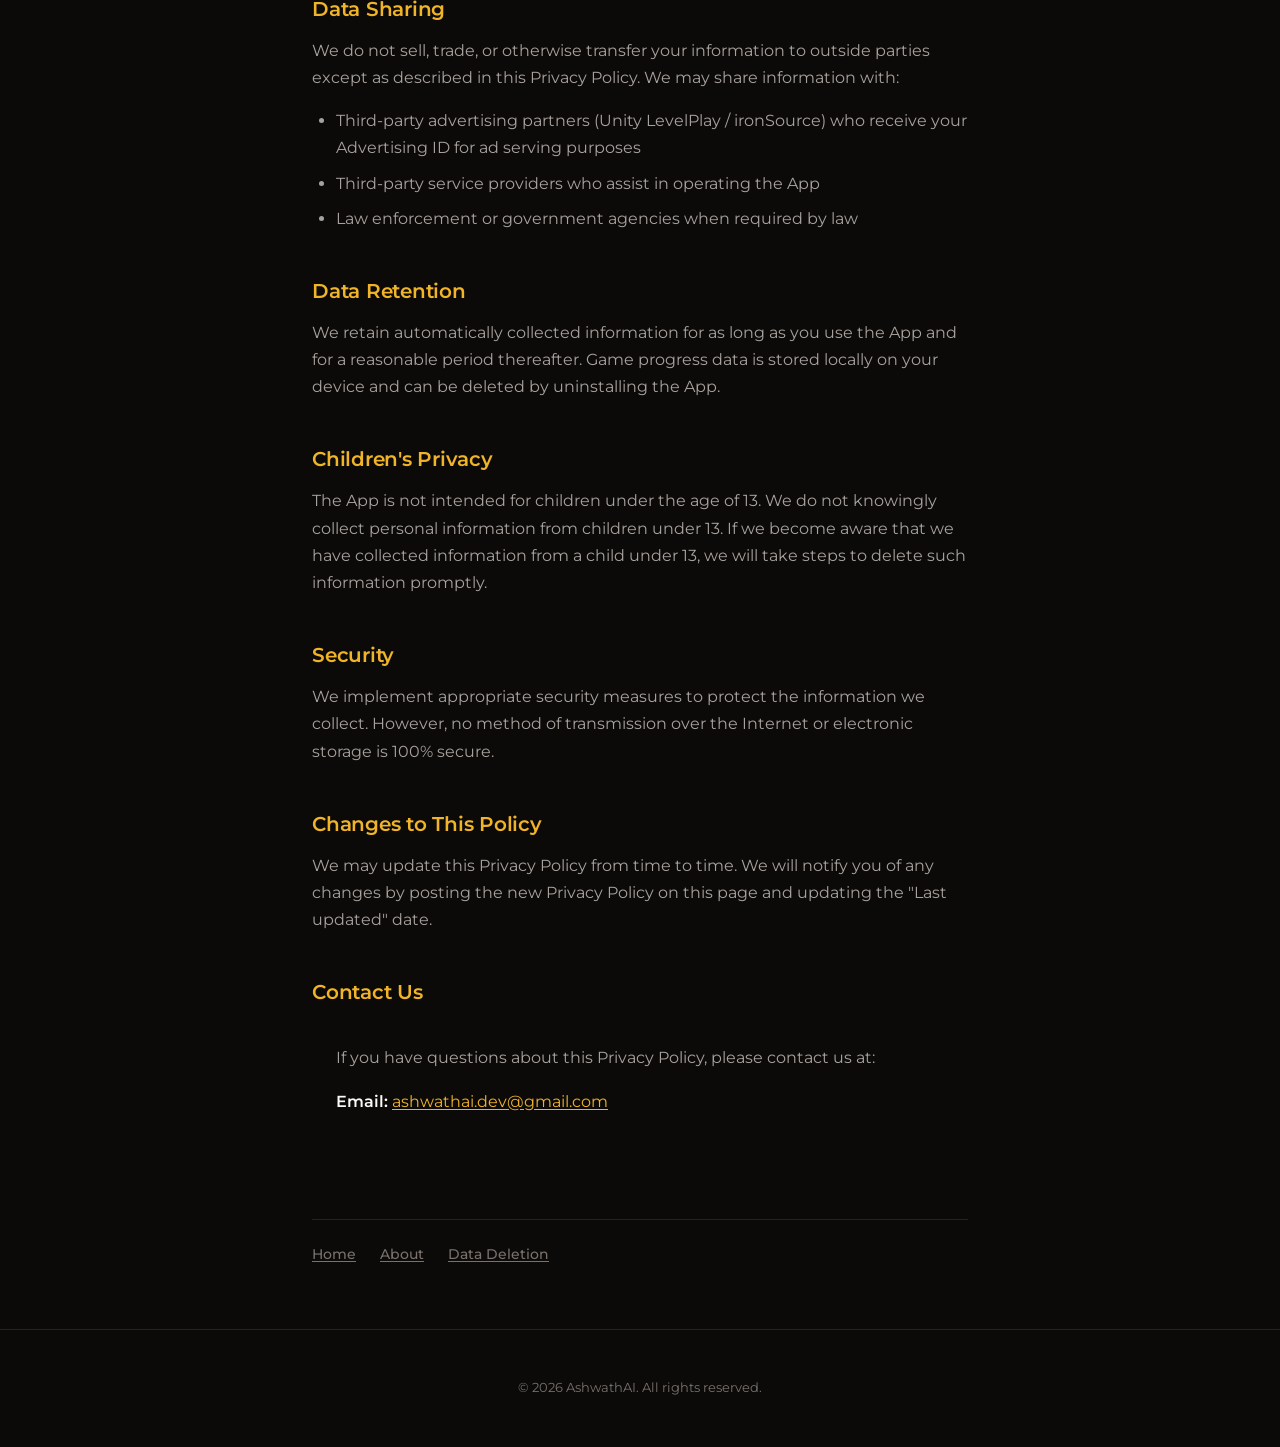
<file: privacy.html>
<!DOCTYPE html>
<html lang="en">
<head>
  <meta charset="UTF-8">
  <meta name="viewport" content="width=device-width, initial-scale=1.0">
  <title>Privacy Policy — Bubbles</title>
  <link rel="preconnect" href="https://fonts.googleapis.com">
  <link rel="preconnect" href="https://fonts.gstatic.com" crossorigin>
  <link href="https://fonts.googleapis.com/css2?family=Cormorant+Garamond:wght@600;700&family=Montserrat:wght@400;500;600;700&display=swap" rel="stylesheet">
  <link rel="stylesheet" href="style.css">
</head>
<body>

  <!-- Floating Bubbles (full-page) -->
  <div class="floating-bubbles">
    <div class="floating-bubble"></div>
    <div class="floating-bubble"></div>
    <div class="floating-bubble"></div>
    <div class="floating-bubble"></div>
    <div class="floating-bubble"></div>
    <div class="floating-bubble"></div>
  </div>

  <header class="site-header">
    <a href="index.html" class="logo">
      <span class="orb"></span>
      <span>Bubbles</span>
    </a>
    <nav>
      <a href="index.html">Home</a>
      <a href="about.html">About</a>
      <a href="data-deletion.html">Data Deletion</a>
    </nav>
  </header>

  <main class="legal-page">
    <span class="label">Legal</span>
    <h1>Privacy <span class="gold-text">Policy</span></h1>
    <p><em style="color: var(--text-muted);">Last updated: August 29, 2026</em></p>

    <h2>Introduction</h2>
    <p>Bubbles ("we", "our", or "us") is committed to protecting your privacy. This Privacy Policy explains how we collect, use, and safeguard information when you use our mobile application Bubbles (the "App").</p>

    <h2>Information We Collect</h2>

    <div class="glass-card" style="padding: var(--space-lg); margin-bottom: var(--space-lg);">
      <h3 style="color: var(--gold-400); margin-bottom: var(--space-sm);">Automatically Collected Information</h3>
      <p>When you use the App, we may automatically collect:</p>
      <ul>
        <li>Device information (device model, operating system version, unique device identifiers)</li>
        <li>Usage data (gameplay statistics, session duration, in-game actions)</li>
        <li>Advertising identifiers</li>
      </ul>
    </div>

    <div class="callout">
      <p><strong>Information We Do Not Collect:</strong> We do not collect personal identification information (name, email, phone number), precise geolocation data, or financial or payment information.</p>
    </div>

    <h2>How We Use Information</h2>
    <p>We use the collected information to:</p>
    <ul>
      <li>Provide and improve the App's functionality</li>
      <li>Display relevant advertisements through third-party ad networks</li>
      <li>Analyze usage patterns to enhance user experience</li>
      <li>Ensure the security and proper functioning of the App</li>
    </ul>

    <h2>Third-Party Services</h2>
    <p>The App uses third-party services that may collect information:</p>
    <ul>
      <li><strong>Unity LevelPlay (ironSource)</strong> — Our mediation platform for displaying advertisements. Unity Ads and ironSource Exchange may collect your Advertising ID, device information, and usage data for ad serving and personalization. <a href="https://unity.com/legal/privacy-policy" target="_blank" rel="noopener">Unity Privacy Policy</a></li>
      <li><strong>Google Play Services</strong> — For app functionality and Advertising ID access.</li>
    </ul>
    <p>These third-party services have their own privacy policies governing the use of your information.</p>

    <h2>Data Sharing</h2>
    <p>We do not sell, trade, or otherwise transfer your information to outside parties except as described in this Privacy Policy. We may share information with:</p>
    <ul>
      <li>Third-party advertising partners (Unity LevelPlay / ironSource) who receive your Advertising ID for ad serving purposes</li>
      <li>Third-party service providers who assist in operating the App</li>
      <li>Law enforcement or government agencies when required by law</li>
    </ul>

    <h2>Data Retention</h2>
    <p>We retain automatically collected information for as long as you use the App and for a reasonable period thereafter. Game progress data is stored locally on your device and can be deleted by uninstalling the App.</p>

    <h2>Children's Privacy</h2>
    <p>The App is not intended for children under the age of 13. We do not knowingly collect personal information from children under 13. If we become aware that we have collected information from a child under 13, we will take steps to delete such information promptly.</p>

    <h2>Security</h2>
    <p>We implement appropriate security measures to protect the information we collect. However, no method of transmission over the Internet or electronic storage is 100% secure.</p>

    <h2>Changes to This Policy</h2>
    <p>We may update this Privacy Policy from time to time. We will notify you of any changes by posting the new Privacy Policy on this page and updating the "Last updated" date.</p>

    <h2>Contact Us</h2>
    <div class="glass-card" style="padding: var(--space-lg);">
      <p>If you have questions about this Privacy Policy, please contact us at:</p>
      <p><strong>Email:</strong> <a href="mailto:ashwathai.dev@gmail.com">ashwathai.dev@gmail.com</a></p>
    </div>

    <nav class="legal-nav">
      <a href="index.html">Home</a>
      <a href="about.html">About</a>
      <a href="data-deletion.html">Data Deletion</a>
    </nav>
  </main>

  <footer class="site-footer">
    <div class="footer-inner">
      <p class="footer-copy">&copy; 2026 AshwathAI. All rights reserved.</p>
    </div>
  </footer>

</body>
</html>
</file>
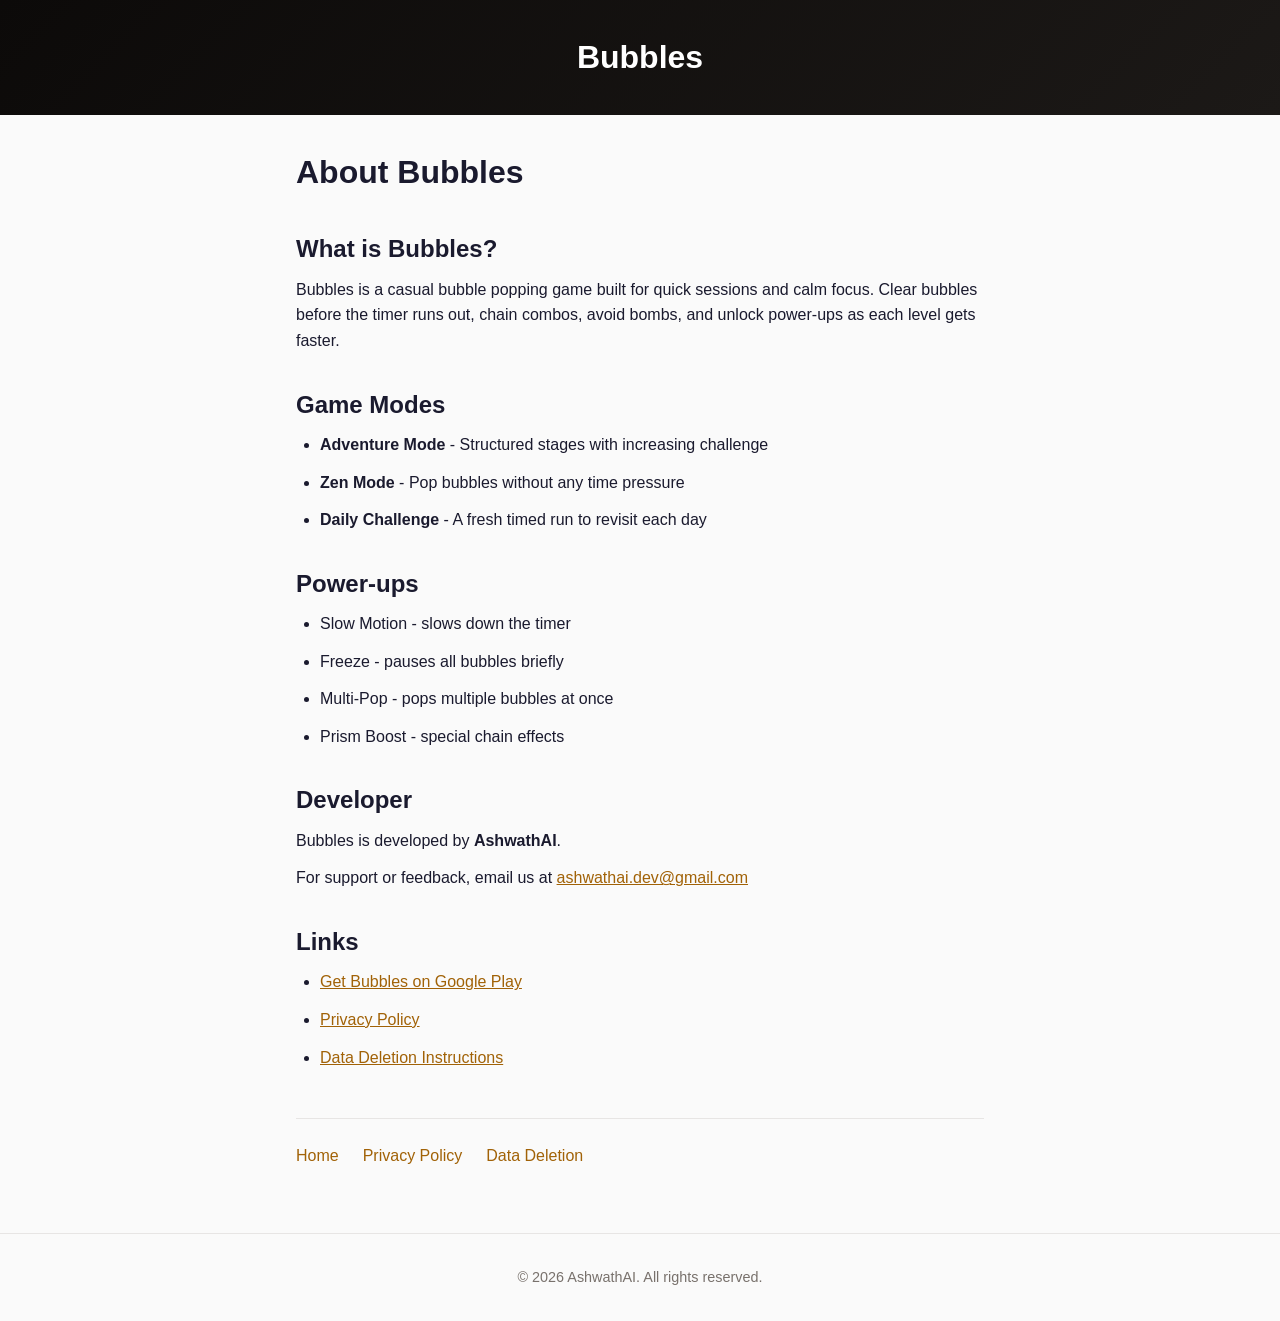
<file: docs/about.html>
<!DOCTYPE html>
<html lang="en">
<head>
  <meta charset="UTF-8">
  <meta name="viewport" content="width=device-width, initial-scale=1.0">
  <title>About - Bubbles</title>
  <link rel="stylesheet" href="style.css">
</head>
<body>
  <header>
    <h1><a href="index.html">Bubbles</a></h1>
  </header>

  <main class="legal">
    <h1>About Bubbles</h1>

    <h2>What is Bubbles?</h2>
    <p>Bubbles is a casual bubble popping game built for quick sessions and calm focus. Clear bubbles before the timer runs out, chain combos, avoid bombs, and unlock power-ups as each level gets faster.</p>

    <h2>Game Modes</h2>
    <ul>
      <li><strong>Adventure Mode</strong> - Structured stages with increasing challenge</li>
      <li><strong>Zen Mode</strong> - Pop bubbles without any time pressure</li>
      <li><strong>Daily Challenge</strong> - A fresh timed run to revisit each day</li>
    </ul>

    <h2>Power-ups</h2>
    <ul>
      <li>Slow Motion - slows down the timer</li>
      <li>Freeze - pauses all bubbles briefly</li>
      <li>Multi-Pop - pops multiple bubbles at once</li>
      <li>Prism Boost - special chain effects</li>
    </ul>

    <h2>Developer</h2>
    <p>Bubbles is developed by <strong>AshwathAI</strong>.</p>
    <p>For support or feedback, email us at <a href="mailto:ashwathai.dev@gmail.com">ashwathai.dev@gmail.com</a></p>

    <h2>Links</h2>
    <ul>
      <li><a href="https://play.google.com/store/apps/details?id=com.ashwathai.bubbles">Get Bubbles on Google Play</a></li>
      <li><a href="privacy.html">Privacy Policy</a></li>
      <li><a href="data-deletion.html">Data Deletion Instructions</a></li>
    </ul>

    <nav class="footer-nav">
      <a href="index.html">Home</a>
      <a href="privacy.html">Privacy Policy</a>
      <a href="data-deletion.html">Data Deletion</a>
    </nav>
  </main>

  <footer>
    <p>&copy; 2026 AshwathAI. All rights reserved.</p>
  </footer>
</body>
</html>
</file>
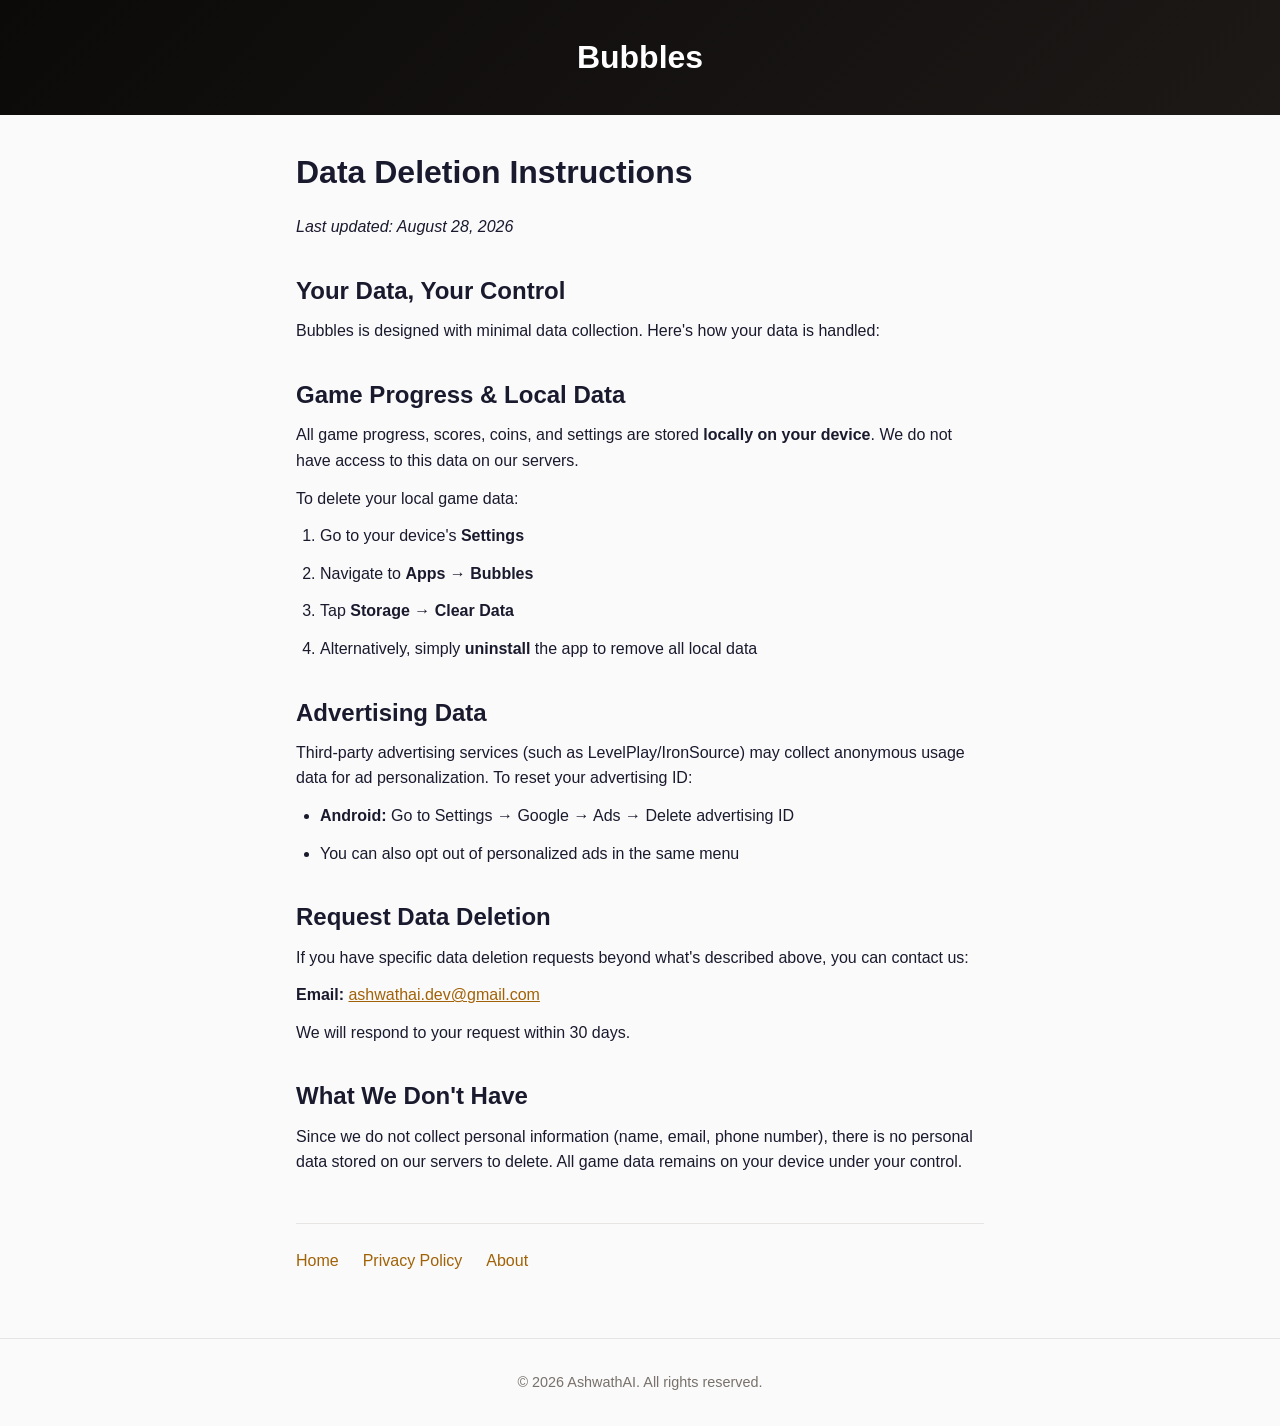
<file: docs/data-deletion.html>
<!DOCTYPE html>
<html lang="en">
<head>
  <meta charset="UTF-8">
  <meta name="viewport" content="width=device-width, initial-scale=1.0">
  <title>Data Deletion - Bubbles</title>
  <link rel="stylesheet" href="style.css">
</head>
<body>
  <header>
    <h1><a href="index.html">Bubbles</a></h1>
  </header>

  <main class="legal">
    <h1>Data Deletion Instructions</h1>
    <p><em>Last updated: August 28, 2026</em></p>

    <h2>Your Data, Your Control</h2>
    <p>Bubbles is designed with minimal data collection. Here's how your data is handled:</p>

    <h2>Game Progress & Local Data</h2>
    <p>All game progress, scores, coins, and settings are stored <strong>locally on your device</strong>. We do not have access to this data on our servers.</p>
    <p>To delete your local game data:</p>
    <ol>
      <li>Go to your device's <strong>Settings</strong></li>
      <li>Navigate to <strong>Apps</strong> → <strong>Bubbles</strong></li>
      <li>Tap <strong>Storage</strong> → <strong>Clear Data</strong></li>
      <li>Alternatively, simply <strong>uninstall</strong> the app to remove all local data</li>
    </ol>

    <h2>Advertising Data</h2>
    <p>Third-party advertising services (such as LevelPlay/IronSource) may collect anonymous usage data for ad personalization. To reset your advertising ID:</p>
    <ul>
      <li><strong>Android:</strong> Go to Settings → Google → Ads → Delete advertising ID</li>
      <li>You can also opt out of personalized ads in the same menu</li>
    </ul>

    <h2>Request Data Deletion</h2>
    <p>If you have specific data deletion requests beyond what's described above, you can contact us:</p>
    <p><strong>Email:</strong> <a href="mailto:ashwathai.dev@gmail.com">ashwathai.dev@gmail.com</a></p>
    <p>We will respond to your request within 30 days.</p>

    <h2>What We Don't Have</h2>
    <p>Since we do not collect personal information (name, email, phone number), there is no personal data stored on our servers to delete. All game data remains on your device under your control.</p>

    <nav class="footer-nav">
      <a href="index.html">Home</a>
      <a href="privacy.html">Privacy Policy</a>
      <a href="about.html">About</a>
    </nav>
  </main>

  <footer>
    <p>&copy; 2026 AshwathAI. All rights reserved.</p>
  </footer>
</body>
</html>
</file>
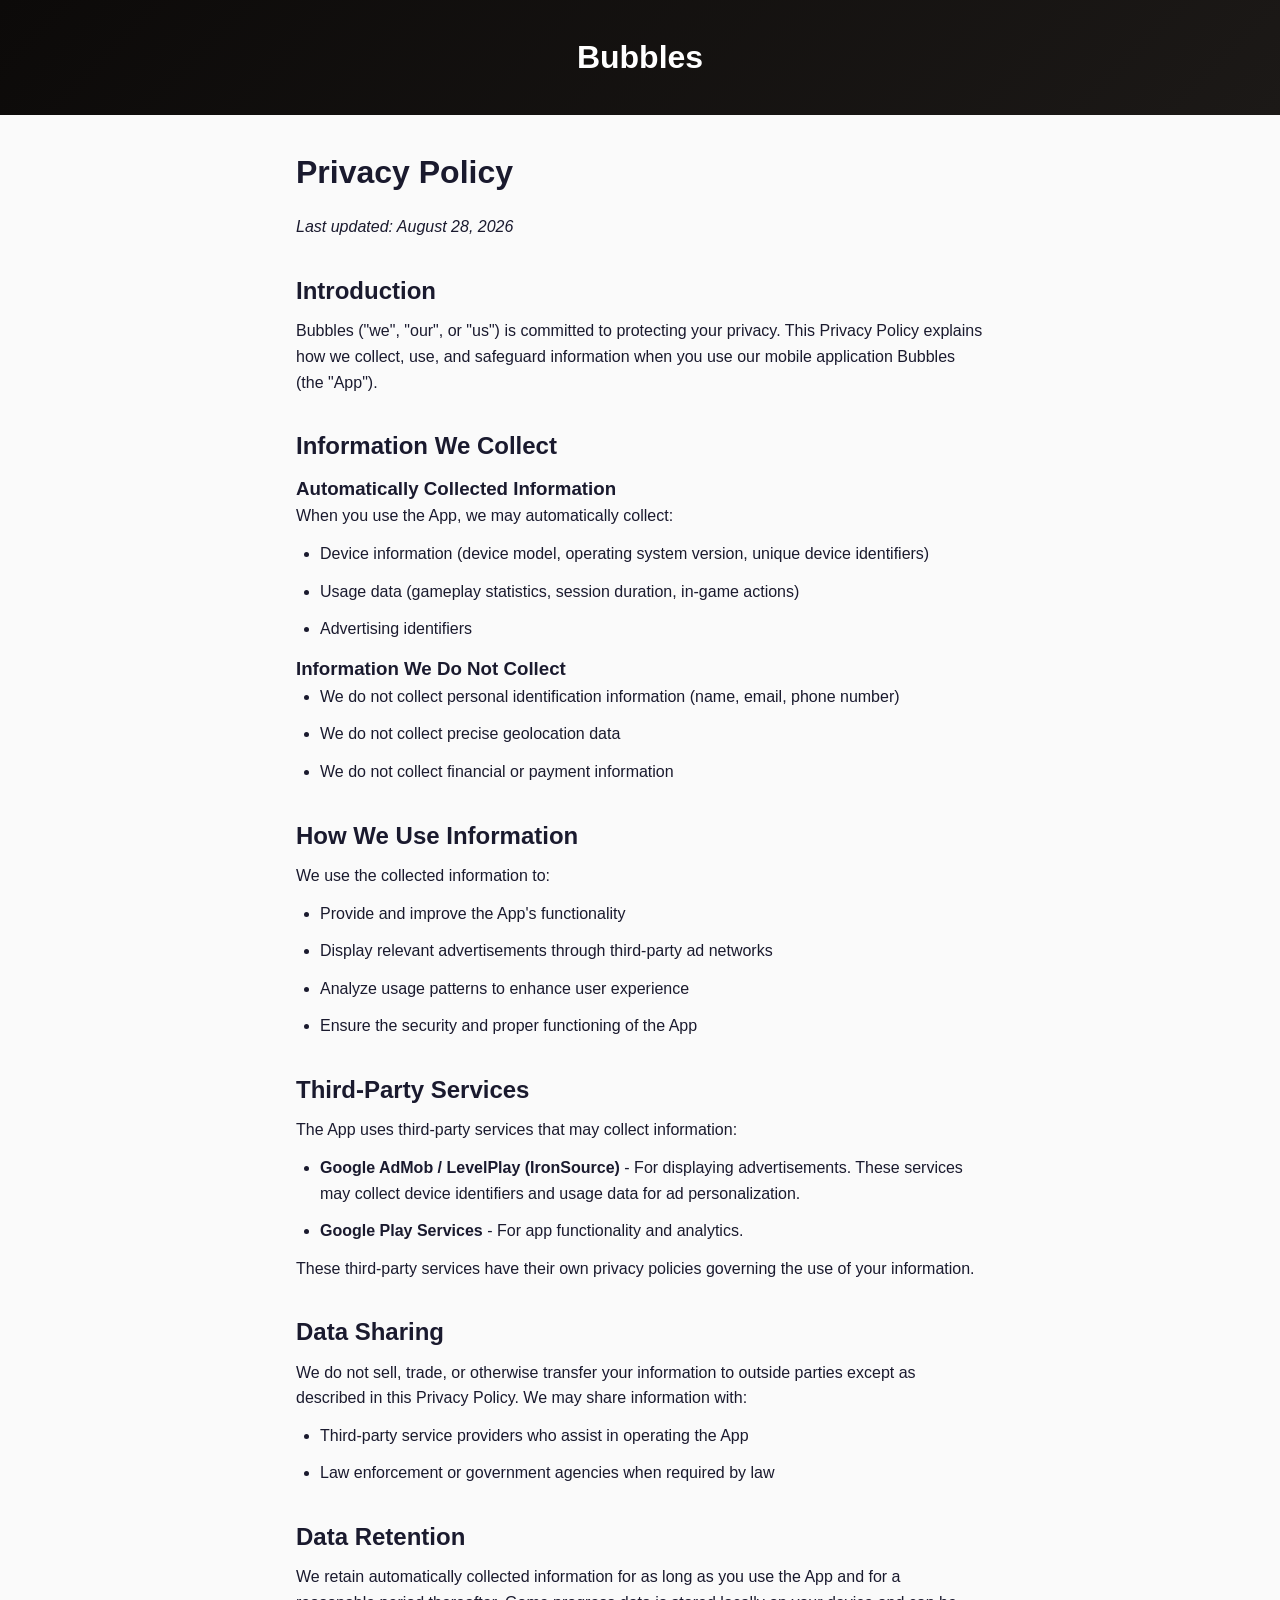
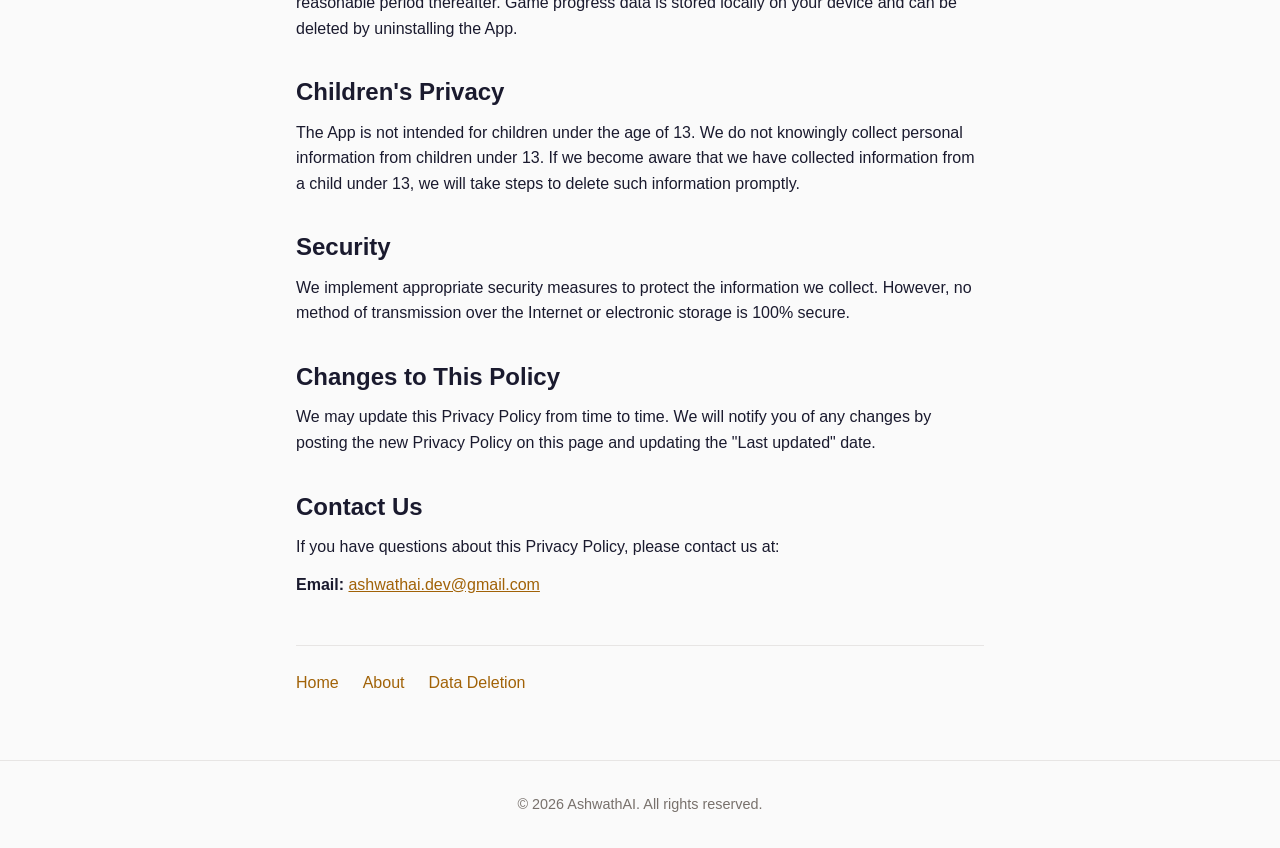
<file: docs/privacy.html>
<!DOCTYPE html>
<html lang="en">
<head>
  <meta charset="UTF-8">
  <meta name="viewport" content="width=device-width, initial-scale=1.0">
  <title>Privacy Policy - Bubbles</title>
  <link rel="stylesheet" href="style.css">
</head>
<body>
  <header>
    <h1><a href="index.html">Bubbles</a></h1>
  </header>

  <main class="legal">
    <h1>Privacy Policy</h1>
    <p><em>Last updated: August 28, 2026</em></p>

    <h2>Introduction</h2>
    <p>Bubbles ("we", "our", or "us") is committed to protecting your privacy. This Privacy Policy explains how we collect, use, and safeguard information when you use our mobile application Bubbles (the "App").</p>

    <h2>Information We Collect</h2>
    <h3>Automatically Collected Information</h3>
    <p>When you use the App, we may automatically collect:</p>
    <ul>
      <li>Device information (device model, operating system version, unique device identifiers)</li>
      <li>Usage data (gameplay statistics, session duration, in-game actions)</li>
      <li>Advertising identifiers</li>
    </ul>

    <h3>Information We Do Not Collect</h3>
    <ul>
      <li>We do not collect personal identification information (name, email, phone number)</li>
      <li>We do not collect precise geolocation data</li>
      <li>We do not collect financial or payment information</li>
    </ul>

    <h2>How We Use Information</h2>
    <p>We use the collected information to:</p>
    <ul>
      <li>Provide and improve the App's functionality</li>
      <li>Display relevant advertisements through third-party ad networks</li>
      <li>Analyze usage patterns to enhance user experience</li>
      <li>Ensure the security and proper functioning of the App</li>
    </ul>

    <h2>Third-Party Services</h2>
    <p>The App uses third-party services that may collect information:</p>
    <ul>
      <li><strong>Google AdMob / LevelPlay (IronSource)</strong> - For displaying advertisements. These services may collect device identifiers and usage data for ad personalization.</li>
      <li><strong>Google Play Services</strong> - For app functionality and analytics.</li>
    </ul>
    <p>These third-party services have their own privacy policies governing the use of your information.</p>

    <h2>Data Sharing</h2>
    <p>We do not sell, trade, or otherwise transfer your information to outside parties except as described in this Privacy Policy. We may share information with:</p>
    <ul>
      <li>Third-party service providers who assist in operating the App</li>
      <li>Law enforcement or government agencies when required by law</li>
    </ul>

    <h2>Data Retention</h2>
    <p>We retain automatically collected information for as long as you use the App and for a reasonable period thereafter. Game progress data is stored locally on your device and can be deleted by uninstalling the App.</p>

    <h2>Children's Privacy</h2>
    <p>The App is not intended for children under the age of 13. We do not knowingly collect personal information from children under 13. If we become aware that we have collected information from a child under 13, we will take steps to delete such information promptly.</p>

    <h2>Security</h2>
    <p>We implement appropriate security measures to protect the information we collect. However, no method of transmission over the Internet or electronic storage is 100% secure.</p>

    <h2>Changes to This Policy</h2>
    <p>We may update this Privacy Policy from time to time. We will notify you of any changes by posting the new Privacy Policy on this page and updating the "Last updated" date.</p>

    <h2>Contact Us</h2>
    <p>If you have questions about this Privacy Policy, please contact us at:</p>
    <p><strong>Email:</strong> <a href="mailto:ashwathai.dev@gmail.com">ashwathai.dev@gmail.com</a></p>

    <nav class="footer-nav">
      <a href="index.html">Home</a>
      <a href="about.html">About</a>
      <a href="data-deletion.html">Data Deletion</a>
    </nav>
  </main>

  <footer>
    <p>&copy; 2026 AshwathAI. All rights reserved.</p>
  </footer>
</body>
</html>
</file>
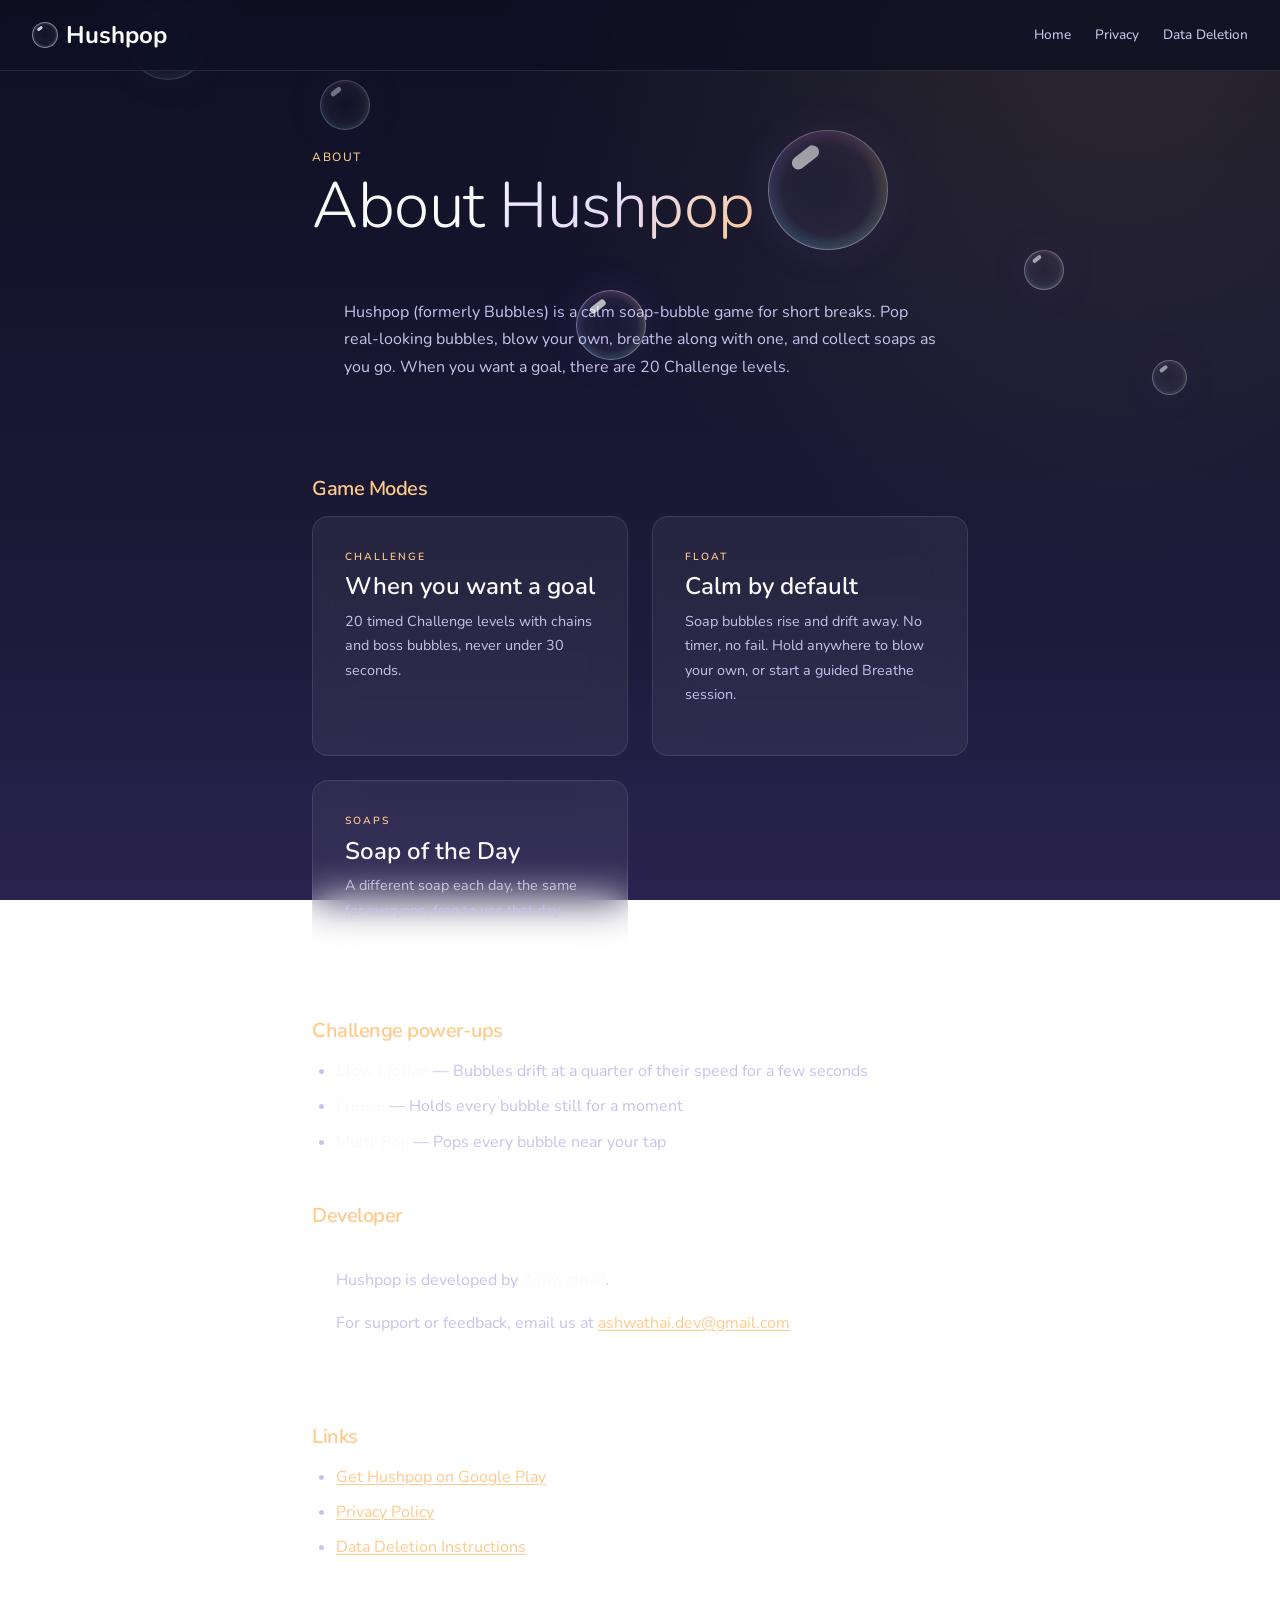
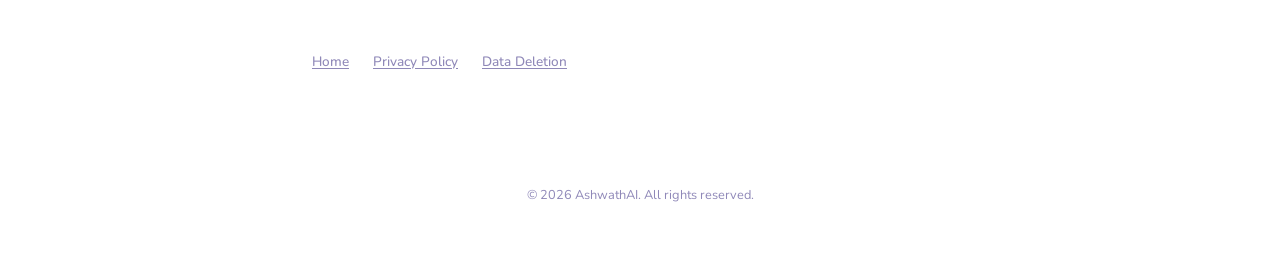
<file: website/about.html>
<!DOCTYPE html>
<html lang="en">
<head>
  <meta charset="UTF-8">
  <meta name="viewport" content="width=device-width, initial-scale=1.0">
  <title>About — Hushpop</title>
  <link rel="preconnect" href="https://fonts.googleapis.com">
  <link rel="preconnect" href="https://fonts.gstatic.com" crossorigin>
  <link href="https://fonts.googleapis.com/css2?family=Nunito:wght@300;400;600;700&display=swap" rel="stylesheet">
  <link rel="icon" type="image/png" href="icon.png">
  <meta name="theme-color" content="#0E1022">
  <link rel="stylesheet" href="style.css">
</head>
<body>

  <!-- Floating Bubbles (full-page) -->
  <div class="floating-bubbles">
    <div class="floating-bubble"></div>
    <div class="floating-bubble"></div>
    <div class="floating-bubble"></div>
    <div class="floating-bubble"></div>
    <div class="floating-bubble"></div>
    <div class="floating-bubble"></div>
  </div>

  <header class="site-header">
    <a href="index.html" class="logo">
      <span class="orb"></span>
      <span>Hushpop</span>
    </a>
    <nav>
      <a href="index.html">Home</a>
      <a href="privacy.html">Privacy</a>
      <a href="data-deletion.html">Data Deletion</a>
    </nav>
  </header>

  <main class="legal-page">
    <span class="label">About</span>
    <h1>About <span class="gold-text">Hushpop</span></h1>

    <div class="glass-card" style="padding: var(--space-xl); margin-bottom: var(--space-2xl);">
      <p>Hushpop (formerly Bubbles) is a calm soap-bubble game for short breaks. Pop real-looking bubbles, blow your own, breathe along with one, and collect soaps as you go. When you want a goal, there are 20 Challenge levels.</p>
    </div>

    <h2>Game Modes</h2>
    <div class="modes-grid" style="margin-bottom: var(--space-2xl);">
      <div class="mode-card glass">
        <div class="mode-label">Challenge</div>
        <h3>When you want a goal</h3>
        <p>20 timed Challenge levels with chains and boss bubbles, never under 30 seconds.</p>
      </div>
      <div class="mode-card glass">
        <div class="mode-label">Float</div>
        <h3>Calm by default</h3>
        <p>Soap bubbles rise and drift away. No timer, no fail. Hold anywhere to blow your own, or start a guided Breathe session.</p>
      </div>
      <div class="mode-card glass">
        <div class="mode-label">Soaps</div>
        <h3>Soap of the Day</h3>
        <p>A different soap each day, the same for everyone, free to use that day.</p>
      </div>
    </div>

    <h2>Challenge power-ups</h2>
    <ul>
      <li><strong>Slow Motion</strong> — Bubbles drift at a quarter of their speed for a few seconds</li>
      <li><strong>Freeze</strong> — Holds every bubble still for a moment</li>
      <li><strong>Multi-Pop</strong> — Pops every bubble near your tap</li>
    </ul>

    <h2>Developer</h2>
    <div class="glass-card" style="padding: var(--space-lg);">
      <p>Hushpop is developed by <strong>AshwathAI</strong>.</p>
      <p style="margin-top: var(--space-sm);">For support or feedback, email us at <a href="mailto:ashwathai.dev@gmail.com">ashwathai.dev@gmail.com</a></p>
    </div>

    <h2>Links</h2>
    <ul>
      <li><a href="https://play.google.com/store/apps/details?id=com.ashwathai.bubbles">Get Hushpop on Google Play</a></li>
      <li><a href="privacy.html">Privacy Policy</a></li>
      <li><a href="data-deletion.html">Data Deletion Instructions</a></li>
    </ul>

    <nav class="legal-nav">
      <a href="index.html">Home</a>
      <a href="privacy.html">Privacy Policy</a>
      <a href="data-deletion.html">Data Deletion</a>
    </nav>
  </main>

  <footer class="site-footer">
    <div class="footer-inner">
      <p class="footer-copy">&copy; 2026 AshwathAI. All rights reserved.</p>
    </div>
  </footer>

</body>
</html>
</file>
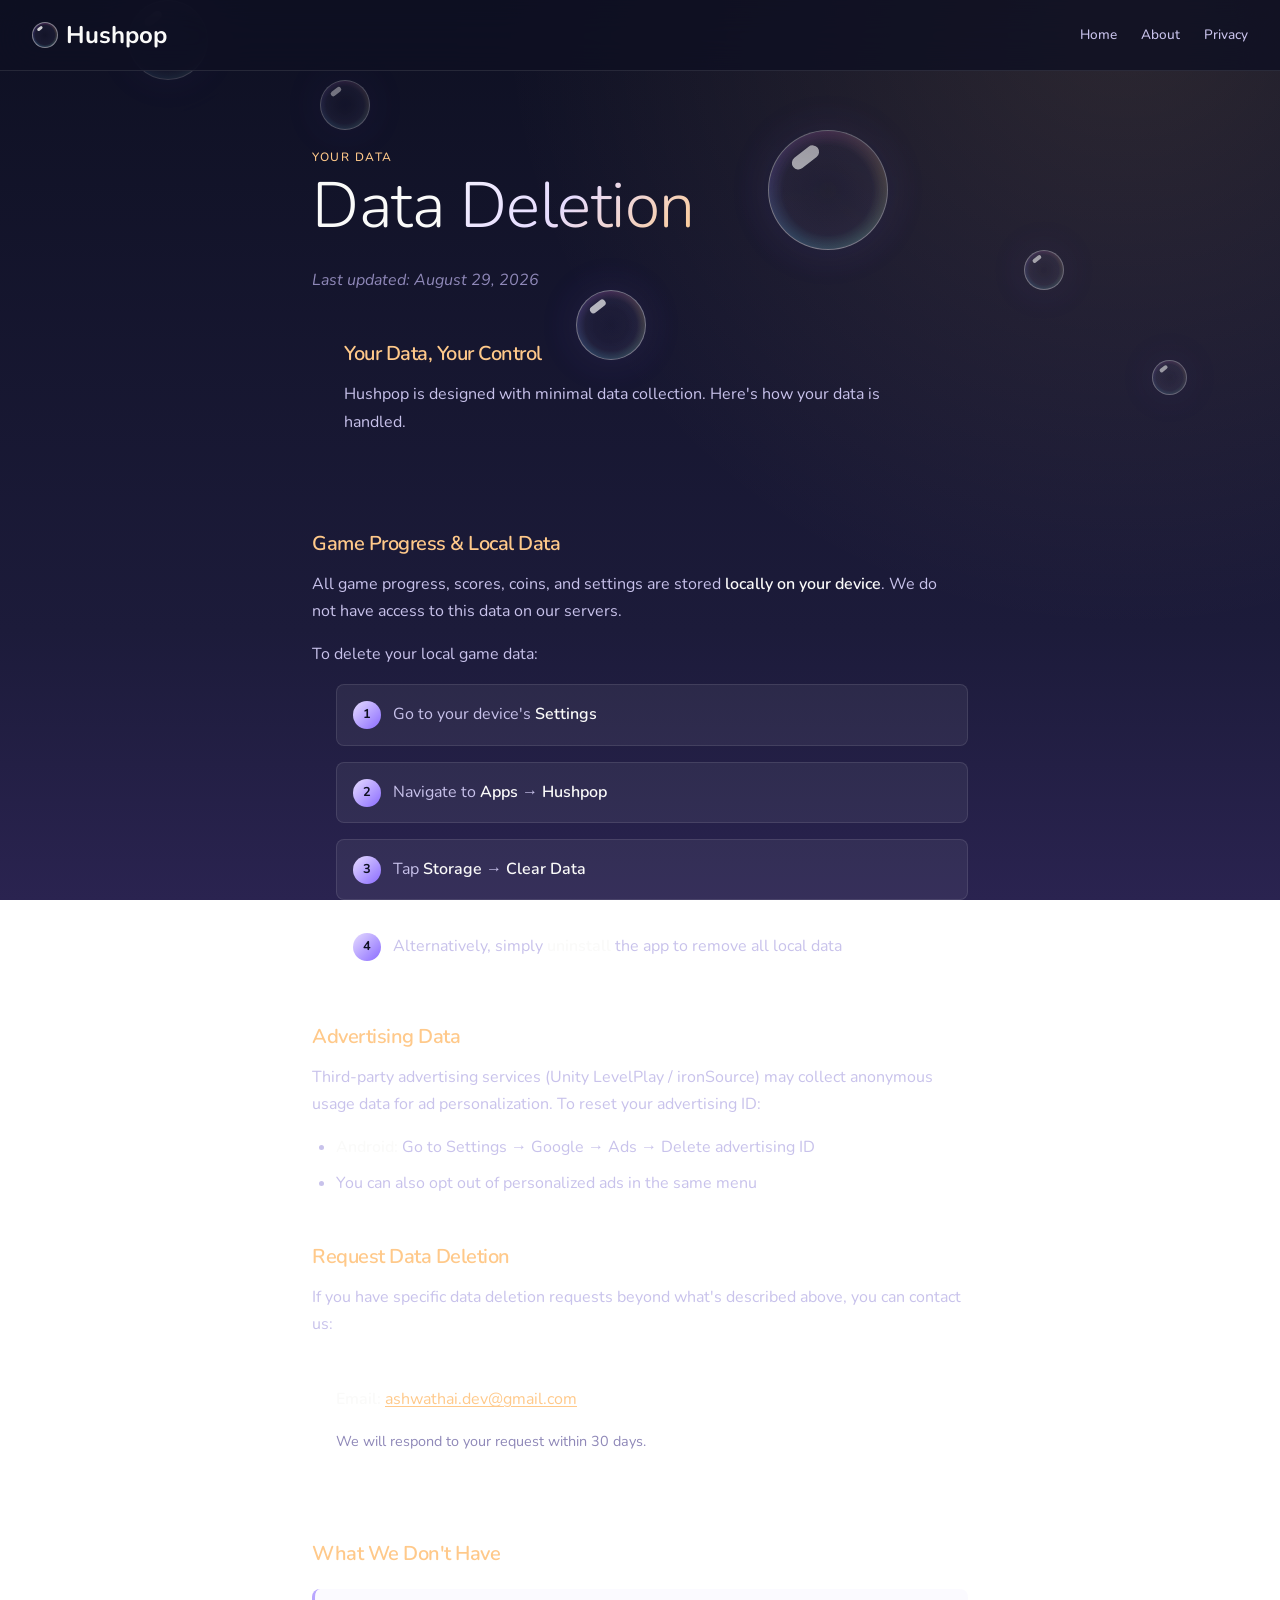
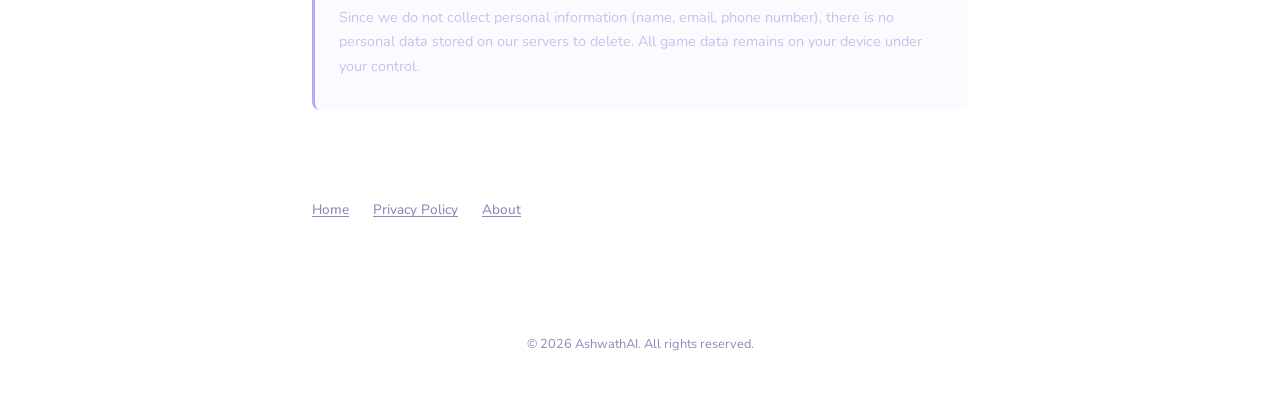
<file: website/data-deletion.html>
<!DOCTYPE html>
<html lang="en">
<head>
  <meta charset="UTF-8">
  <meta name="viewport" content="width=device-width, initial-scale=1.0">
  <title>Data Deletion — Hushpop</title>
  <link rel="preconnect" href="https://fonts.googleapis.com">
  <link rel="preconnect" href="https://fonts.gstatic.com" crossorigin>
  <link href="https://fonts.googleapis.com/css2?family=Nunito:wght@300;400;600;700&display=swap" rel="stylesheet">
  <link rel="icon" type="image/png" href="icon.png">
  <meta name="theme-color" content="#0E1022">
  <link rel="stylesheet" href="style.css">
</head>
<body>

  <!-- Floating Bubbles (full-page) -->
  <div class="floating-bubbles">
    <div class="floating-bubble"></div>
    <div class="floating-bubble"></div>
    <div class="floating-bubble"></div>
    <div class="floating-bubble"></div>
    <div class="floating-bubble"></div>
    <div class="floating-bubble"></div>
  </div>

  <header class="site-header">
    <a href="index.html" class="logo">
      <span class="orb"></span>
      <span>Hushpop</span>
    </a>
    <nav>
      <a href="index.html">Home</a>
      <a href="about.html">About</a>
      <a href="privacy.html">Privacy</a>
    </nav>
  </header>

  <main class="legal-page">
    <span class="label">Your Data</span>
    <h1>Data <span class="gold-text">Deletion</span></h1>
    <p><em style="color: var(--text-muted);">Last updated: August 29, 2026</em></p>

    <div class="glass-card" style="padding: var(--space-xl); margin-bottom: var(--space-2xl);">
      <h2 style="margin-top: 0;">Your Data, Your Control</h2>
      <p>Hushpop is designed with minimal data collection. Here's how your data is handled.</p>
    </div>

    <h2>Game Progress & Local Data</h2>
    <p>All game progress, scores, coins, and settings are stored <strong>locally on your device</strong>. We do not have access to this data on our servers.</p>
    <p>To delete your local game data:</p>

    <ol class="step-list">
      <li>Go to your device's <strong>Settings</strong></li>
      <li>Navigate to <strong>Apps</strong> → <strong>Hushpop</strong></li>
      <li>Tap <strong>Storage</strong> → <strong>Clear Data</strong></li>
      <li>Alternatively, simply <strong>uninstall</strong> the app to remove all local data</li>
    </ol>

    <h2>Advertising Data</h2>
    <p>Third-party advertising services (Unity LevelPlay / ironSource) may collect anonymous usage data for ad personalization. To reset your advertising ID:</p>
    <ul>
      <li><strong>Android:</strong> Go to Settings → Google → Ads → Delete advertising ID</li>
      <li>You can also opt out of personalized ads in the same menu</li>
    </ul>

    <h2>Request Data Deletion</h2>
    <p>If you have specific data deletion requests beyond what's described above, you can contact us:</p>
    <div class="glass-card" style="padding: var(--space-lg); margin: var(--space-lg) 0;">
      <p><strong>Email:</strong> <a href="mailto:ashwathai.dev@gmail.com">ashwathai.dev@gmail.com</a></p>
      <p style="margin-top: var(--space-sm); color: var(--text-muted); font-size: 0.9rem;">We will respond to your request within 30 days.</p>
    </div>

    <h2>What We Don't Have</h2>
    <div class="callout">
      <p>Since we do not collect personal information (name, email, phone number), there is no personal data stored on our servers to delete. All game data remains on your device under your control.</p>
    </div>

    <nav class="legal-nav">
      <a href="index.html">Home</a>
      <a href="privacy.html">Privacy Policy</a>
      <a href="about.html">About</a>
    </nav>
  </main>

  <footer class="site-footer">
    <div class="footer-inner">
      <p class="footer-copy">&copy; 2026 AshwathAI. All rights reserved.</p>
    </div>
  </footer>

</body>
</html>
</file>
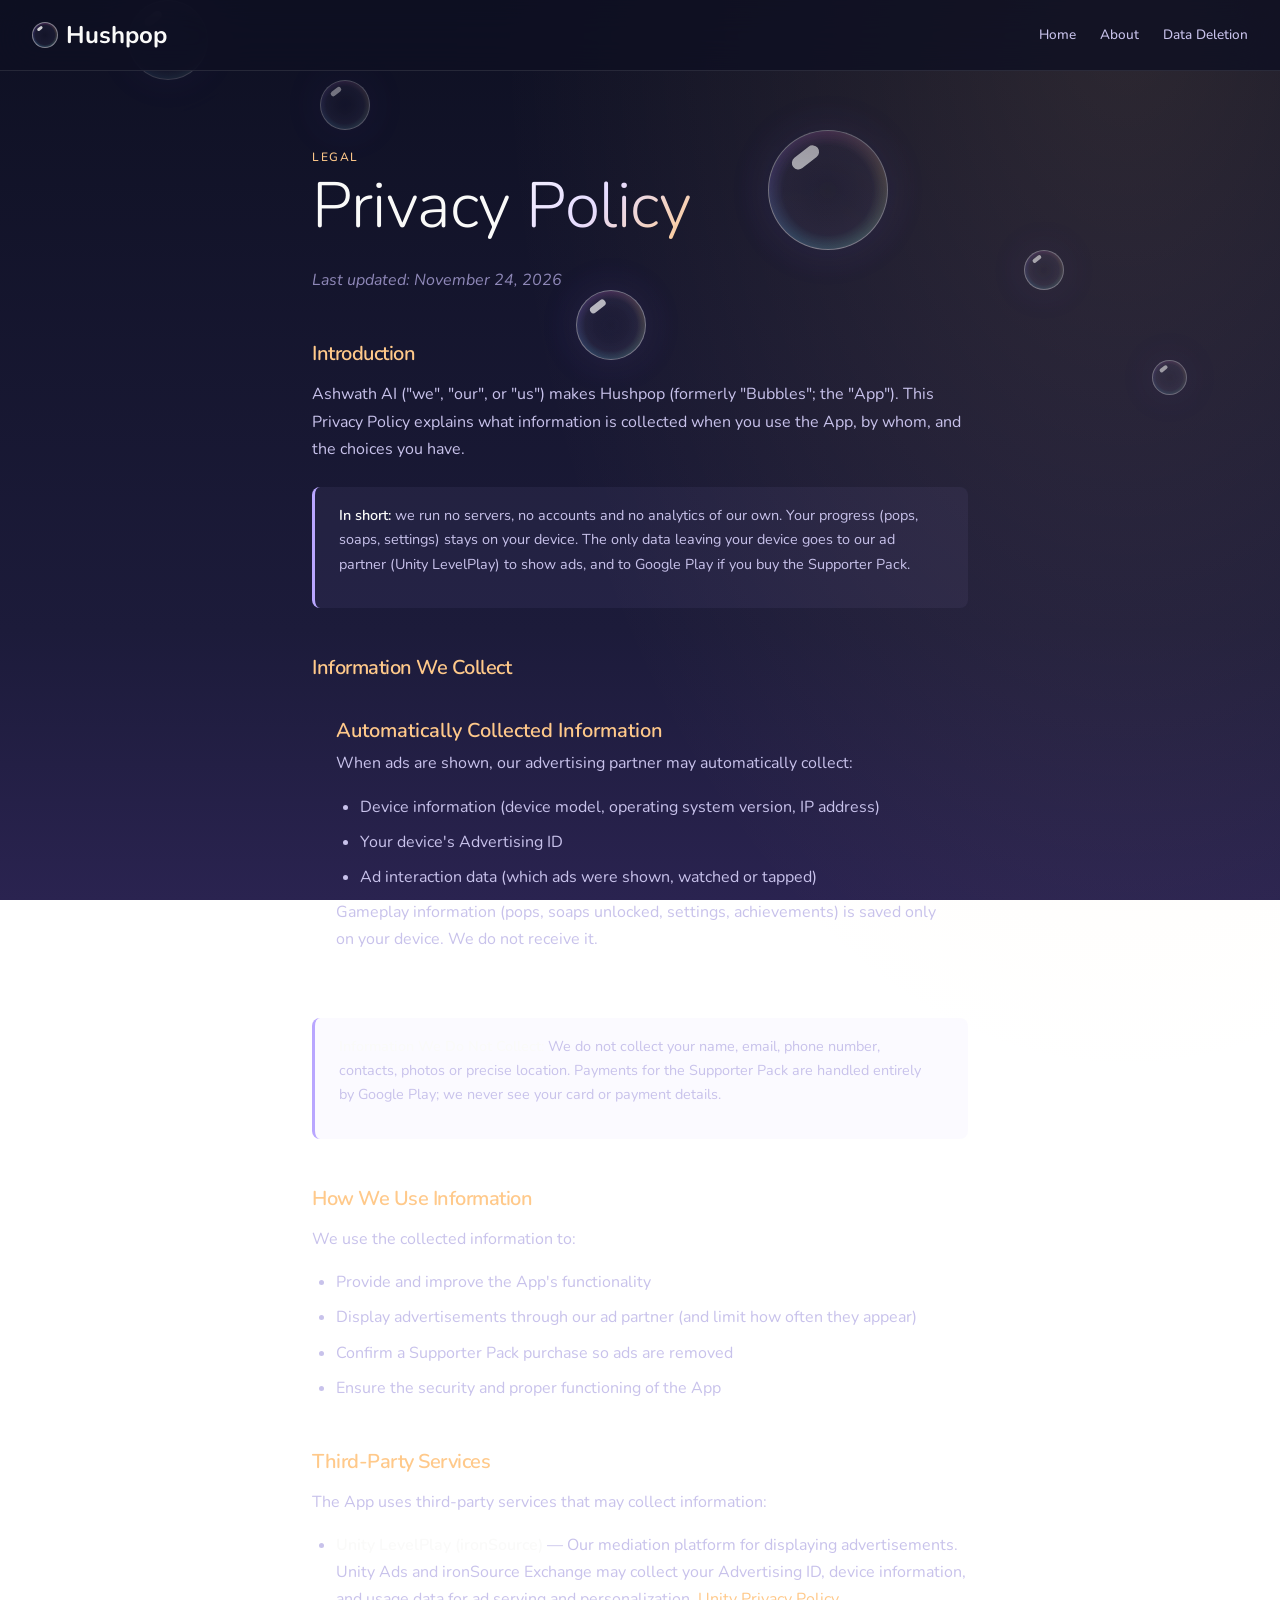
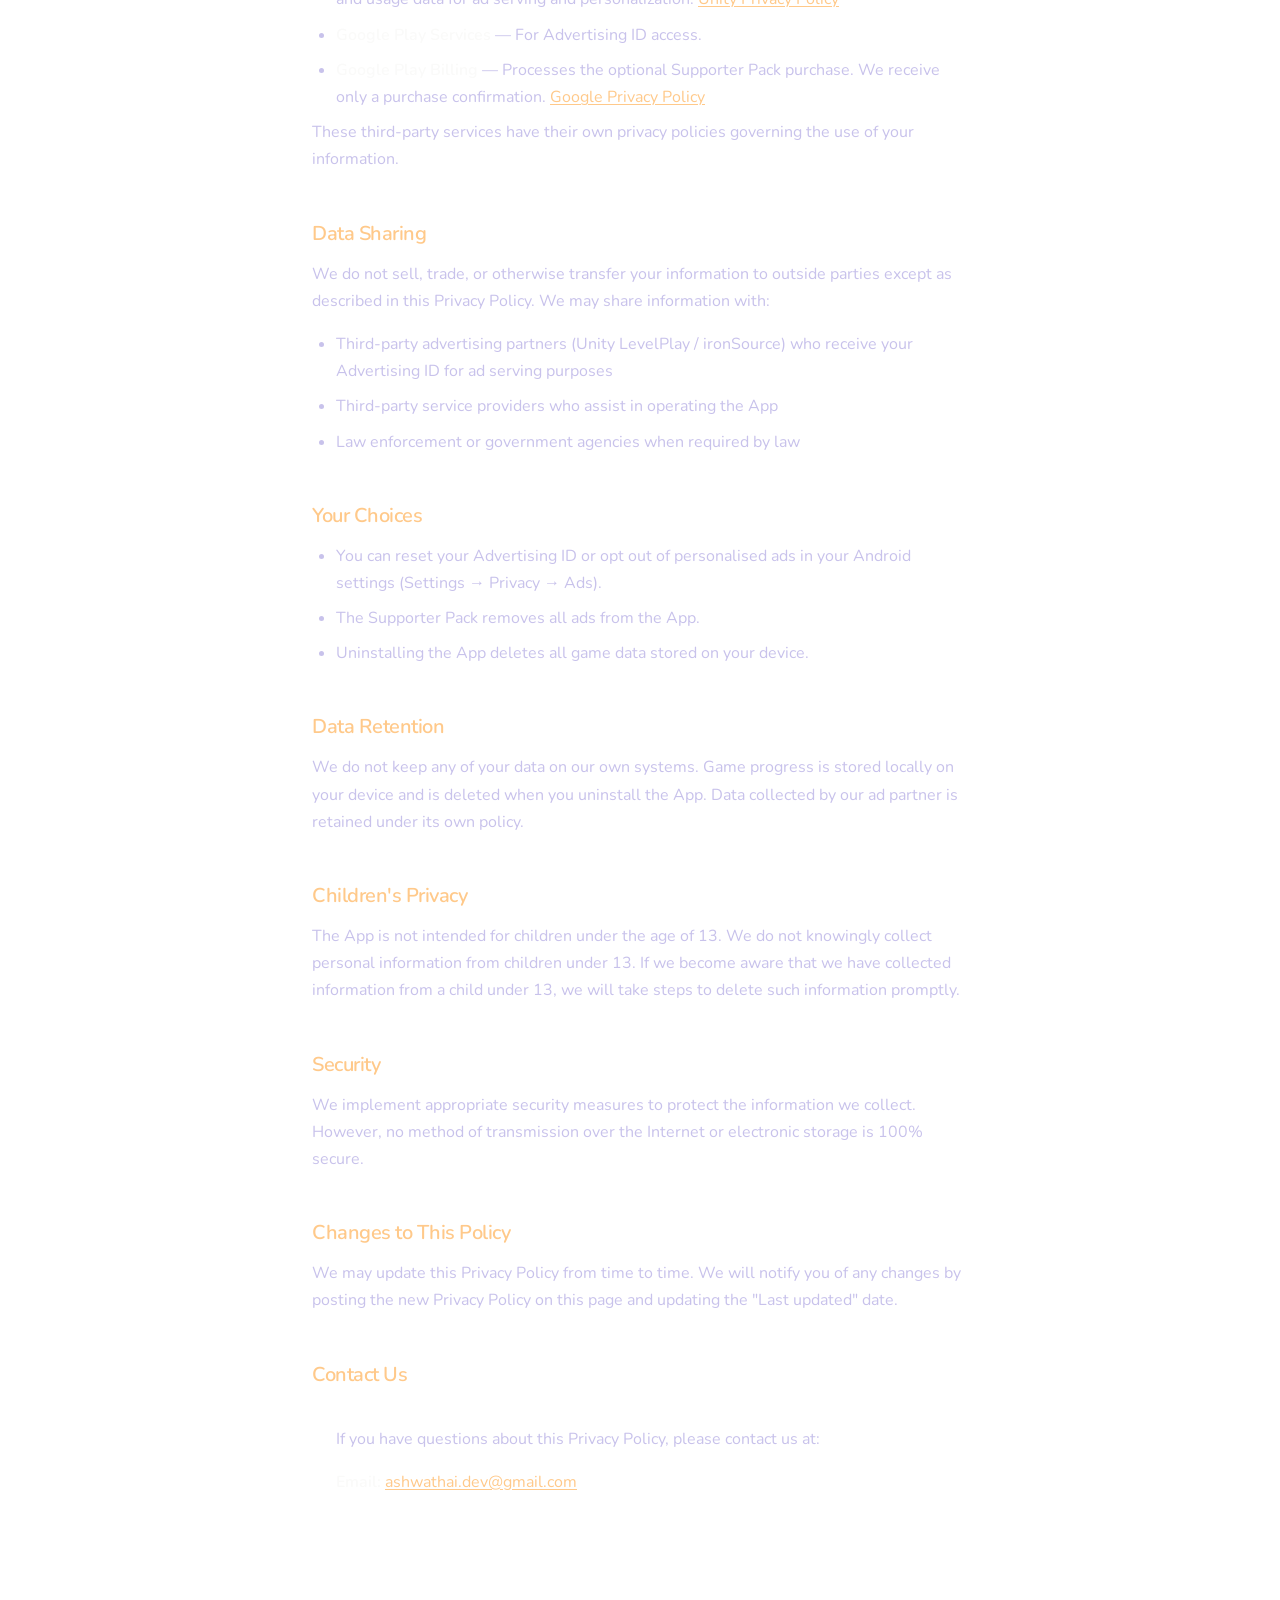
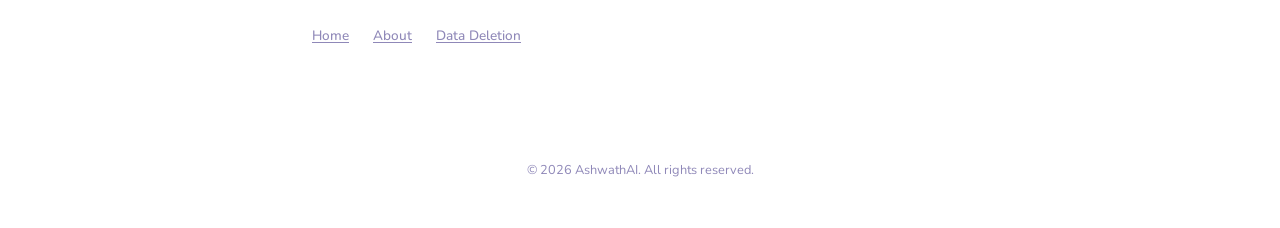
<file: website/privacy.html>
<!DOCTYPE html>
<html lang="en">
<head>
  <meta charset="UTF-8">
  <meta name="viewport" content="width=device-width, initial-scale=1.0">
  <title>Privacy Policy — Hushpop</title>
  <link rel="preconnect" href="https://fonts.googleapis.com">
  <link rel="preconnect" href="https://fonts.gstatic.com" crossorigin>
  <link href="https://fonts.googleapis.com/css2?family=Nunito:wght@300;400;600;700&display=swap" rel="stylesheet">
  <link rel="icon" type="image/png" href="icon.png">
  <meta name="theme-color" content="#0E1022">
  <link rel="stylesheet" href="style.css">
</head>
<body>

  <!-- Floating Bubbles (full-page) -->
  <div class="floating-bubbles">
    <div class="floating-bubble"></div>
    <div class="floating-bubble"></div>
    <div class="floating-bubble"></div>
    <div class="floating-bubble"></div>
    <div class="floating-bubble"></div>
    <div class="floating-bubble"></div>
  </div>

  <header class="site-header">
    <a href="index.html" class="logo">
      <span class="orb"></span>
      <span>Hushpop</span>
    </a>
    <nav>
      <a href="index.html">Home</a>
      <a href="about.html">About</a>
      <a href="data-deletion.html">Data Deletion</a>
    </nav>
  </header>

  <main class="legal-page">
    <span class="label">Legal</span>
    <h1>Privacy <span class="gold-text">Policy</span></h1>
    <p><em style="color: var(--text-muted);">Last updated: November 24, 2026</em></p>

    <h2>Introduction</h2>
    <p>Ashwath AI ("we", "our", or "us") makes Hushpop (formerly "Bubbles"; the "App"). This Privacy Policy explains what information is collected when you use the App, by whom, and the choices you have.</p>
    <div class="callout">
      <p><strong>In short:</strong> we run no servers, no accounts and no analytics of our own. Your progress (pops, soaps, settings) stays on your device. The only data leaving your device goes to our ad partner (Unity LevelPlay) to show ads, and to Google Play if you buy the Supporter Pack.</p>
    </div>

    <h2>Information We Collect</h2>

    <div class="glass-card" style="padding: var(--space-lg); margin-bottom: var(--space-lg);">
      <h3 style="color: var(--gold-400); margin-bottom: var(--space-sm);">Automatically Collected Information</h3>
      <p>When ads are shown, our advertising partner may automatically collect:</p>
      <ul>
        <li>Device information (device model, operating system version, IP address)</li>
        <li>Your device's Advertising ID</li>
        <li>Ad interaction data (which ads were shown, watched or tapped)</li>
      </ul>
      <p>Gameplay information (pops, soaps unlocked, settings, achievements) is saved only on your device. We do not receive it.</p>
    </div>

    <div class="callout">
      <p><strong>Information We Do Not Collect:</strong> We do not collect your name, email, phone number, contacts, photos or precise location. Payments for the Supporter Pack are handled entirely by Google Play; we never see your card or payment details.</p>
    </div>

    <h2>How We Use Information</h2>
    <p>We use the collected information to:</p>
    <ul>
      <li>Provide and improve the App's functionality</li>
      <li>Display advertisements through our ad partner (and limit how often they appear)</li>
      <li>Confirm a Supporter Pack purchase so ads are removed</li>
      <li>Ensure the security and proper functioning of the App</li>
    </ul>

    <h2>Third-Party Services</h2>
    <p>The App uses third-party services that may collect information:</p>
    <ul>
      <li><strong>Unity LevelPlay (ironSource)</strong> — Our mediation platform for displaying advertisements. Unity Ads and ironSource Exchange may collect your Advertising ID, device information, and usage data for ad serving and personalization. <a href="https://unity.com/legal/privacy-policy" target="_blank" rel="noopener">Unity Privacy Policy</a></li>
      <li><strong>Google Play Services</strong> — For Advertising ID access.</li>
      <li><strong>Google Play Billing</strong> — Processes the optional Supporter Pack purchase. We receive only a purchase confirmation. <a href="https://policies.google.com/privacy" target="_blank" rel="noopener">Google Privacy Policy</a></li>
    </ul>
    <p>These third-party services have their own privacy policies governing the use of your information.</p>

    <h2>Data Sharing</h2>
    <p>We do not sell, trade, or otherwise transfer your information to outside parties except as described in this Privacy Policy. We may share information with:</p>
    <ul>
      <li>Third-party advertising partners (Unity LevelPlay / ironSource) who receive your Advertising ID for ad serving purposes</li>
      <li>Third-party service providers who assist in operating the App</li>
      <li>Law enforcement or government agencies when required by law</li>
    </ul>

    <h2>Your Choices</h2>
    <ul>
      <li>You can reset your Advertising ID or opt out of personalised ads in your Android settings (Settings → Privacy → Ads).</li>
      <li>The Supporter Pack removes all ads from the App.</li>
      <li>Uninstalling the App deletes all game data stored on your device.</li>
    </ul>

    <h2>Data Retention</h2>
    <p>We do not keep any of your data on our own systems. Game progress is stored locally on your device and is deleted when you uninstall the App. Data collected by our ad partner is retained under its own policy.</p>

    <h2>Children's Privacy</h2>
    <p>The App is not intended for children under the age of 13. We do not knowingly collect personal information from children under 13. If we become aware that we have collected information from a child under 13, we will take steps to delete such information promptly.</p>

    <h2>Security</h2>
    <p>We implement appropriate security measures to protect the information we collect. However, no method of transmission over the Internet or electronic storage is 100% secure.</p>

    <h2>Changes to This Policy</h2>
    <p>We may update this Privacy Policy from time to time. We will notify you of any changes by posting the new Privacy Policy on this page and updating the "Last updated" date.</p>

    <h2>Contact Us</h2>
    <div class="glass-card" style="padding: var(--space-lg);">
      <p>If you have questions about this Privacy Policy, please contact us at:</p>
      <p><strong>Email:</strong> <a href="mailto:ashwathai.dev@gmail.com">ashwathai.dev@gmail.com</a></p>
    </div>

    <nav class="legal-nav">
      <a href="index.html">Home</a>
      <a href="about.html">About</a>
      <a href="data-deletion.html">Data Deletion</a>
    </nav>
  </main>

  <footer class="site-footer">
    <div class="footer-inner">
      <p class="footer-copy">&copy; 2026 AshwathAI. All rights reserved.</p>
    </div>
  </footer>

</body>
</html>
</file>
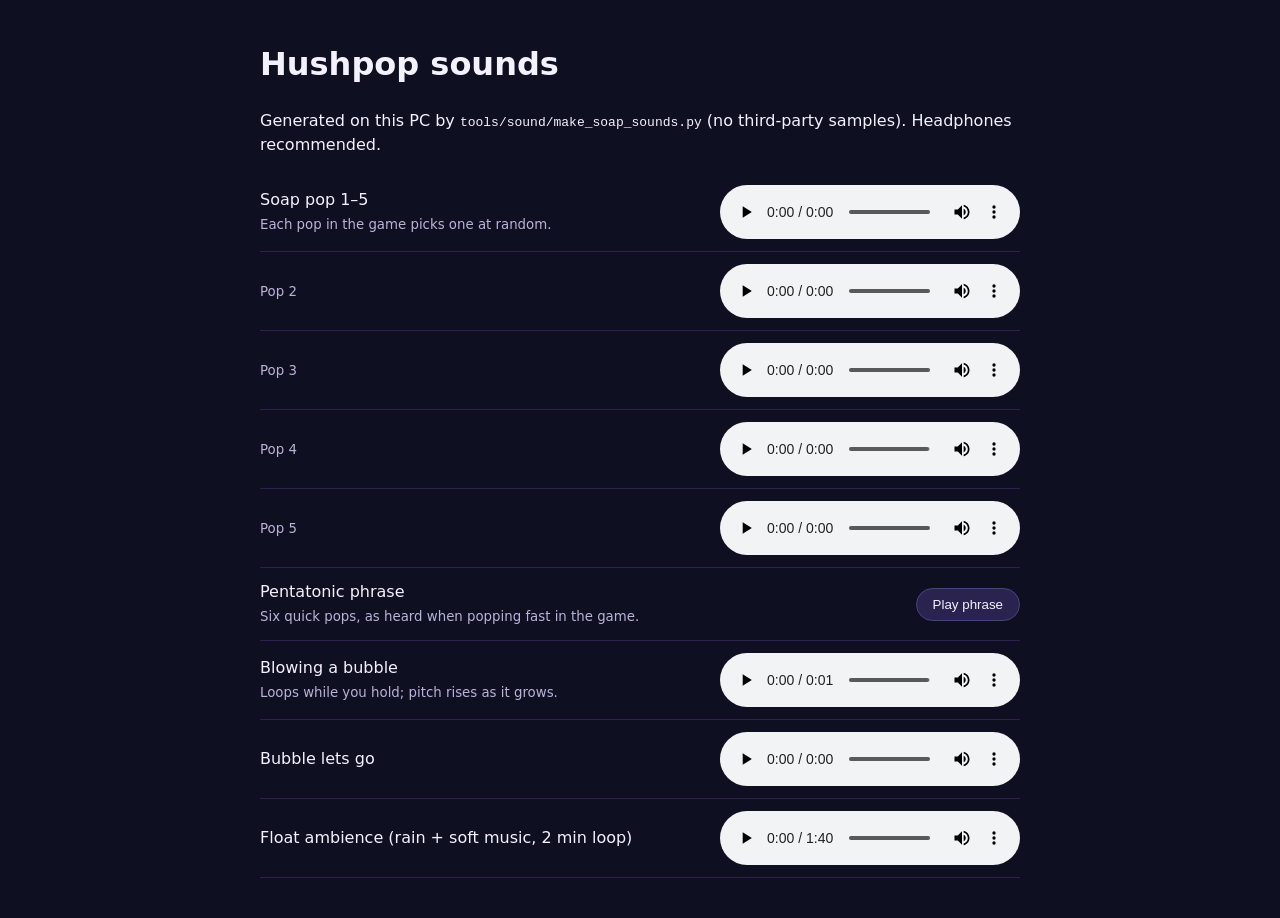
<file: docs/relaunch-qa/sounds/listen.html>
<!doctype html>
<html lang="en">
<head>
<meta charset="utf-8">
<title>Hushpop sounds: listen</title>
<style>
  body { font-family: system-ui, sans-serif; background: #0E1022; color: #F4F1FF; max-width: 760px; margin: 40px auto; padding: 0 20px; line-height: 1.5; }
  h1 { font-weight: 600; }
  .row { display: flex; align-items: center; gap: 16px; padding: 12px 0; border-bottom: 1px solid #2A2350; }
  .row div { flex: 1; }
  small { color: #B8B3D9; }
  button { background: #2A2350; color: #F4F1FF; border: 1px solid #4a4380; border-radius: 20px; padding: 8px 16px; cursor: pointer; }
</style>
</head>
<body>
<h1>Hushpop sounds</h1>
<p>Generated on this PC by <code>tools/sound/make_soap_sounds.py</code> (no third-party samples). Headphones recommended.</p>

<div class="row"><div>Soap pop 1–5<br><small>Each pop in the game picks one at random.</small></div>
  <audio controls src="../../../app/src/main/res/raw/soap_pop1.ogg"></audio></div>
<div class="row"><div><small>Pop 2</small></div><audio controls src="../../../app/src/main/res/raw/soap_pop2.ogg"></audio></div>
<div class="row"><div><small>Pop 3</small></div><audio controls src="../../../app/src/main/res/raw/soap_pop3.ogg"></audio></div>
<div class="row"><div><small>Pop 4</small></div><audio controls src="../../../app/src/main/res/raw/soap_pop4.ogg"></audio></div>
<div class="row"><div><small>Pop 5</small></div><audio controls src="../../../app/src/main/res/raw/soap_pop5.ogg"></audio></div>

<div class="row"><div>Pentatonic phrase<br><small>Six quick pops, as heard when popping fast in the game.</small></div>
  <button id="phrase">Play phrase</button></div>

<div class="row"><div>Blowing a bubble<br><small>Loops while you hold; pitch rises as it grows.</small></div>
  <audio controls loop src="../../../app/src/main/res/raw/blow_loop.ogg"></audio></div>
<div class="row"><div>Bubble lets go</div>
  <audio controls src="../../../app/src/main/res/raw/blow_release.ogg"></audio></div>
<div class="row"><div>Float ambience (rain + soft music, 2 min loop)</div>
  <audio controls loop src="../../../app/src/main/res/raw/music_zen.ogg"></audio></div>

<script>
  // Mirrors SoapPopPitch: pentatonic ratios applied to a mid-size bubble's rate.
  const ratios = [1, 9/8, 5/4, 3/2, 5/3, 2];
  document.getElementById('phrase').onclick = () => {
    ratios.forEach((r, i) => setTimeout(() => {
      const a = new Audio('../../../app/src/main/res/raw/soap_pop' + (1 + (i % 5)) + '.ogg');
      a.preservesPitch = false; a.playbackRate = 0.97 * r > 2 ? 0.97 * r / 2 : 0.97 * r; a.play();
    }, i * 260));
  };
</script>
</body>
</html>
</file>
<file: style.css>
/* ═══════════════════════════════════════════════════════
   Bubbles — "Midnight Glass" Design System
   Matches the app's luxury aesthetic exactly.
   ═══════════════════════════════════════════════════════ */

/* ── Design Tokens ── */
:root {
  /* Ink (Dark) */
  --ink-950: #0C0A09;
  --ink-900: #1C1917;
  --ink-800: #292524;
  --ink-700: #44403C;
  --ink-600: #57534E;

  /* Gold */
  --gold-600: #A16207;
  --gold-500: #CA8A04;
  --gold-400: #F0B429;
  --gold-300: #FCD34D;

  /* Paper (Light) */
  --paper-50: #FAFAF9;
  --paper-100: #F5F5F4;
  --paper-200: #E7E5E4;

  /* Glass */
  --glass-fill: rgba(255, 255, 255, 0.06);
  --glass-fill-hover: rgba(255, 255, 255, 0.10);
  --glass-border: rgba(255, 255, 255, 0.10);
  --glass-border-hover: rgba(255, 255, 255, 0.18);
  --glass-highlight: rgba(255, 255, 255, 0.08);

  /* Text */
  --text-primary: #FAFAF9;
  --text-secondary: #A8A29E;
  --text-muted: #78716C;

  /* Semantic */
  --destructive: #DC2626;
  --success: #16A34A;

  /* Gradients */
  --gold-gradient: linear-gradient(135deg, var(--gold-300), var(--gold-500), var(--gold-600));
  --gold-gradient-text: linear-gradient(135deg, var(--gold-300), var(--gold-400), var(--gold-500));
  --bg-gradient: linear-gradient(180deg, var(--ink-950) 0%, var(--ink-900) 50%, var(--ink-950) 100%);
  --hero-gradient: radial-gradient(ellipse at 50% 30%, rgba(240, 180, 41, 0.08) 0%, transparent 60%);

  /* Spacing */
  --space-xs: 4px;
  --space-sm: 8px;
  --space-md: 16px;
  --space-lg: 24px;
  --space-xl: 32px;
  --space-2xl: 48px;
  --space-3xl: 64px;
  --space-4xl: 96px;

  /* Radius */
  --radius-sm: 8px;
  --radius-md: 16px;
  --radius-lg: 24px;
  --radius-xl: 32px;
  --radius-pill: 999px;

  /* Typography */
  --font-display: 'Cormorant Garamond', 'Georgia', serif;
  --font-body: 'Montserrat', -apple-system, BlinkMacSystemFont, 'Segoe UI', sans-serif;

  /* Transitions */
  --ease-out: cubic-bezier(0.16, 1, 0.3, 1);
  --ease-spring: cubic-bezier(0.34, 1.56, 0.64, 1);
  --duration-fast: 150ms;
  --duration-normal: 300ms;
  --duration-slow: 500ms;
}

/* ── Reset & Base ── */
*, *::before, *::after {
  margin: 0;
  padding: 0;
  box-sizing: border-box;
}

html {
  scroll-behavior: smooth;
  -webkit-font-smoothing: antialiased;
  -moz-osx-font-smoothing: grayscale;
}

body {
  font-family: var(--font-body);
  font-weight: 400;
  font-size: 16px;
  line-height: 1.6;
  color: var(--text-primary);
  background: var(--ink-950);
  min-height: 100vh;
  overflow-x: hidden;
}

a {
  color: var(--gold-400);
  text-decoration: none;
  transition: color var(--duration-fast) var(--ease-out);
}

a:hover {
  color: var(--gold-300);
}

img {
  max-width: 100%;
  height: auto;
}

/* ── Typography ── */
h1, h2, h3, h4 {
  font-family: var(--font-display);
  font-weight: 700;
  line-height: 1.15;
  color: var(--text-primary);
}

h1 {
  font-size: clamp(2.5rem, 6vw, 4rem);
  letter-spacing: -0.5px;
}

h2 {
  font-size: clamp(1.5rem, 3vw, 2rem);
  letter-spacing: -0.25px;
  margin-bottom: var(--space-lg);
}

h3 {
  font-size: 1.25rem;
  font-family: var(--font-body);
  font-weight: 600;
  margin-bottom: var(--space-sm);
}

p {
  color: var(--text-secondary);
  max-width: 65ch;
}

.label {
  font-family: var(--font-body);
  font-size: 0.75rem;
  font-weight: 500;
  letter-spacing: 1.5px;
  text-transform: uppercase;
  color: var(--gold-400);
}

/* ── Gold Gradient Text ── */
.gold-text {
  background: var(--gold-gradient-text);
  -webkit-background-clip: text;
  -webkit-text-fill-color: transparent;
  background-clip: text;
}

/* ── Glass Card ── */
.glass {
  background: var(--glass-fill);
  backdrop-filter: blur(20px);
  -webkit-backdrop-filter: blur(20px);
  border: 1px solid var(--glass-border);
  border-radius: var(--radius-md);
  transition: all var(--duration-normal) var(--ease-out);
}

.glass:hover {
  background: var(--glass-fill-hover);
  border-color: var(--glass-border-hover);
}

.glass-strong {
  background: rgba(255, 255, 255, 0.08);
  backdrop-filter: blur(30px);
  -webkit-backdrop-filter: blur(30px);
  border: 1px solid rgba(255, 255, 255, 0.12);
  border-radius: var(--radius-lg);
}

/* ── Buttons ── */
.btn {
  display: inline-flex;
  align-items: center;
  justify-content: center;
  gap: var(--space-sm);
  padding: 14px 32px;
  border: none;
  border-radius: var(--radius-pill);
  font-family: var(--font-body);
  font-size: 0.9rem;
  font-weight: 600;
  letter-spacing: 0.5px;
  cursor: pointer;
  transition: all var(--duration-normal) var(--ease-spring);
  text-decoration: none;
  position: relative;
  overflow: hidden;
}

.btn::before {
  content: '';
  position: absolute;
  inset: 0;
  background: linear-gradient(135deg, rgba(255,255,255,0.2) 0%, transparent 50%);
  opacity: 0;
  transition: opacity var(--duration-fast);
}

.btn:hover::before {
  opacity: 1;
}

.btn-gold {
  background: var(--gold-gradient);
  color: var(--ink-950);
  box-shadow: 0 4px 24px rgba(240, 180, 41, 0.3), 0 0 0 1px rgba(240, 180, 41, 0.2);
}

.btn-gold:hover {
  transform: translateY(-2px) scale(1.02);
  box-shadow: 0 8px 32px rgba(240, 180, 41, 0.4), 0 0 0 1px rgba(240, 180, 41, 0.3);
}

.btn-gold:active {
  transform: translateY(0) scale(0.98);
}

.btn-glass {
  background: var(--glass-fill);
  color: var(--text-primary);
  border: 1px solid var(--glass-border);
  backdrop-filter: blur(10px);
}

.btn-glass:hover {
  background: var(--glass-fill-hover);
  border-color: var(--glass-border-hover);
  transform: translateY(-1px);
}

/* ── Header / Nav ── */
.site-header {
  position: fixed;
  top: 0;
  left: 0;
  right: 0;
  z-index: 100;
  padding: var(--space-md) var(--space-xl);
  display: flex;
  align-items: center;
  justify-content: space-between;
  background: rgba(12, 10, 9, 0.8);
  backdrop-filter: blur(20px);
  -webkit-backdrop-filter: blur(20px);
  border-bottom: 1px solid var(--glass-border);
  transition: all var(--duration-normal);
}

.site-header .logo {
  font-family: var(--font-display);
  font-size: 1.5rem;
  font-weight: 700;
  color: var(--text-primary);
  text-decoration: none;
  display: flex;
  align-items: center;
  gap: var(--space-sm);
}

.site-header .logo .orb {
  width: 28px;
  height: 28px;
  border-radius: 50%;
  background: var(--gold-gradient);
  animation: breathe 3s ease-in-out infinite;
}

.site-header nav {
  display: flex;
  gap: var(--space-lg);
  align-items: center;
}

.site-header nav a {
  font-size: 0.85rem;
  font-weight: 500;
  color: var(--text-secondary);
  transition: color var(--duration-fast);
}

.site-header nav a:hover {
  color: var(--gold-400);
}

/* ── Hero Section ── */
.hero {
  min-height: 100vh;
  display: flex;
  flex-direction: column;
  align-items: center;
  justify-content: center;
  text-align: center;
  padding: var(--space-4xl) var(--space-xl);
  position: relative;
}

.hero::before {
  content: '';
  position: absolute;
  inset: 0;
  background: var(--hero-gradient);
  pointer-events: none;
}

.hero-content {
  position: relative;
  z-index: 2;
  max-width: 640px;
}

/* Breathing Orb */
.orb-large {
  width: 120px;
  height: 120px;
  margin: 0 auto var(--space-xl);
  border-radius: 50%;
  background: radial-gradient(circle at 35% 35%,
    rgba(252, 211, 77, 0.9),
    var(--gold-400),
    var(--gold-500),
    var(--gold-600)
  );
  box-shadow:
    0 0 60px rgba(240, 180, 41, 0.3),
    0 0 120px rgba(240, 180, 41, 0.15),
    inset 0 -4px 12px rgba(0, 0, 0, 0.2);
  animation: breathe 3s ease-in-out infinite;
  position: relative;
}

.orb-large::after {
  content: '';
  position: absolute;
  top: 18%;
  left: 22%;
  width: 22px;
  height: 22px;
  border-radius: 50%;
  background: rgba(255, 255, 255, 0.85);
  filter: blur(2px);
}

@keyframes breathe {
  0%, 100% {
    transform: scale(0.94);
    box-shadow: 0 0 40px rgba(240, 180, 41, 0.25), 0 0 80px rgba(240, 180, 41, 0.1);
  }
  50% {
    transform: scale(1.06);
    box-shadow: 0 0 80px rgba(240, 180, 41, 0.4), 0 0 160px rgba(240, 180, 41, 0.2);
  }
}

.hero h1 {
  margin-bottom: var(--space-md);
}

.hero .subtitle {
  font-size: 1rem;
  font-weight: 500;
  letter-spacing: 2px;
  color: var(--gold-300);
  text-transform: uppercase;
  margin-bottom: var(--space-sm);
}

.hero .tagline {
  font-size: 1.1rem;
  color: var(--text-secondary);
  margin-bottom: var(--space-2xl);
  line-height: 1.7;
}

/* Floating Bubbles (decorative — full-page, fixed) */
.floating-bubbles {
  position: fixed;
  inset: 0;
  pointer-events: none;
  overflow: hidden;
  z-index: 0;
  -webkit-mask-image: radial-gradient(ellipse 80% 70% at 50% 50%, black 40%, transparent 100%);
  mask-image: radial-gradient(ellipse 80% 70% at 50% 50%, black 40%, transparent 100%);
}

.floating-bubble {
  position: absolute;
  border-radius: 50%;
  background: radial-gradient(circle at 30% 30%,
    rgba(255, 255, 255, 0.12),
    rgba(255, 255, 255, 0.04),
    transparent
  );
  border: 1px solid rgba(255, 255, 255, 0.08);
  animation: float linear infinite;
}

.floating-bubble:nth-child(1) { width: 80px; height: 80px; left: 10%; animation-duration: 18s; animation-delay: 0s; }
.floating-bubble:nth-child(2) { width: 50px; height: 50px; left: 25%; animation-duration: 22s; animation-delay: -4s; }
.floating-bubble:nth-child(3) { width: 120px; height: 120px; left: 60%; animation-duration: 25s; animation-delay: -8s; }
.floating-bubble:nth-child(4) { width: 40px; height: 40px; left: 80%; animation-duration: 15s; animation-delay: -2s; }
.floating-bubble:nth-child(5) { width: 70px; height: 70px; left: 45%; animation-duration: 20s; animation-delay: -6s; }
.floating-bubble:nth-child(6) { width: 35px; height: 35px; left: 90%; animation-duration: 17s; animation-delay: -10s; }

@keyframes float {
  0% {
    transform: translateY(100vh) rotate(0deg);
    opacity: 0;
  }
  10% {
    opacity: 0.6;
  }
  90% {
    opacity: 0.6;
  }
  100% {
    transform: translateY(-100px) rotate(360deg);
    opacity: 0;
  }
}

/* ── Sections ── */
.section {
  padding: var(--space-4xl) var(--space-xl);
  position: relative;
}

.section-inner {
  max-width: 1000px;
  margin: 0 auto;
}

.section-header {
  text-align: center;
  margin-bottom: var(--space-3xl);
}

.section-header .label {
  margin-bottom: var(--space-sm);
  display: block;
}

/* ── Feature Grid ── */
.feature-grid {
  display: grid;
  grid-template-columns: repeat(auto-fit, minmax(280px, 1fr));
  gap: var(--space-lg);
}

.feature-card {
  padding: var(--space-xl);
  text-align: center;
  transition: all var(--duration-normal) var(--ease-spring);
}

.feature-card:hover {
  transform: translateY(-4px);
  border-color: rgba(240, 180, 41, 0.2);
  box-shadow: 0 8px 40px rgba(0, 0, 0, 0.3), 0 0 0 1px rgba(240, 180, 41, 0.1);
}

.feature-icon {
  width: 56px;
  height: 56px;
  margin: 0 auto var(--space-md);
  border-radius: var(--radius-md);
  background: rgba(240, 180, 41, 0.1);
  border: 1px solid rgba(240, 180, 41, 0.15);
  display: flex;
  align-items: center;
  justify-content: center;
  font-size: 1.5rem;
  transition: all var(--duration-normal) var(--ease-spring);
}

.feature-card:hover .feature-icon {
  background: rgba(240, 180, 41, 0.15);
  transform: scale(1.1);
}

.feature-icon svg {
  width: 28px;
  height: 28px;
  stroke: var(--gold-400);
  fill: none;
  stroke-width: 1.5;
  stroke-linecap: round;
  stroke-linejoin: round;
}

.feature-card h3 {
  color: var(--text-primary);
  margin-bottom: var(--space-sm);
}

.feature-card p {
  font-size: 0.9rem;
  color: var(--text-secondary);
  line-height: 1.6;
}

/* ── Game Modes Section ── */
.modes-grid {
  display: grid;
  grid-template-columns: repeat(auto-fit, minmax(260px, 1fr));
  gap: var(--space-lg);
}

.mode-card {
  padding: var(--space-xl);
  position: relative;
  overflow: hidden;
  transition: all var(--duration-normal) var(--ease-spring);
}

.mode-card::before {
  content: '';
  position: absolute;
  top: 0;
  left: 0;
  right: 0;
  height: 3px;
  background: var(--gold-gradient);
  opacity: 0;
  transition: opacity var(--duration-normal);
}

.mode-card:hover::before {
  opacity: 1;
}

.mode-card:hover {
  transform: translateY(-4px);
}

.mode-label {
  font-size: 0.65rem;
  font-weight: 600;
  letter-spacing: 2px;
  text-transform: uppercase;
  color: var(--gold-400);
  margin-bottom: var(--space-sm);
}

.mode-card h3 {
  font-family: var(--font-display);
  font-size: 1.5rem;
  margin-bottom: var(--space-sm);
}

.mode-card p {
  font-size: 0.9rem;
}

/* ── CTA Section ── */
.cta-section {
  text-align: center;
  padding: var(--space-4xl) var(--space-xl);
  position: relative;
}

.cta-section::before {
  content: '';
  position: absolute;
  inset: 0;
  background: radial-gradient(ellipse at center, rgba(240, 180, 41, 0.06) 0%, transparent 70%);
  pointer-events: none;
}

.cta-section .orb-small {
  width: 64px;
  height: 64px;
  margin: 0 auto var(--space-lg);
  border-radius: 50%;
  background: var(--gold-gradient);
  animation: breathe 3s ease-in-out infinite;
  box-shadow: 0 0 40px rgba(240, 180, 41, 0.3);
}

/* ── Footer ── */
.site-footer {
  padding: var(--space-2xl) var(--space-xl);
  border-top: 1px solid var(--glass-border);
  text-align: center;
}

.footer-inner {
  max-width: 1000px;
  margin: 0 auto;
  display: flex;
  flex-direction: column;
  align-items: center;
  gap: var(--space-md);
}

.footer-links {
  display: flex;
  gap: var(--space-lg);
  flex-wrap: wrap;
  justify-content: center;
}

.footer-links a {
  font-size: 0.85rem;
  font-weight: 500;
  color: var(--text-muted);
  transition: color var(--duration-fast);
}

.footer-links a:hover {
  color: var(--gold-400);
}

.footer-copy {
  font-size: 0.8rem;
  color: var(--text-muted);
}

/* ── Legal Pages ── */
.legal-page {
  max-width: 720px;
  margin: 0 auto;
  padding: calc(80px + var(--space-3xl)) var(--space-xl) var(--space-3xl);
}

.legal-page h1 {
  margin-bottom: var(--space-lg);
}

.legal-page h2 {
  font-family: var(--font-body);
  font-size: 1.25rem;
  font-weight: 600;
  margin-top: var(--space-2xl);
  margin-bottom: var(--space-md);
  color: var(--gold-400);
}

.legal-page p,
.legal-page li {
  color: var(--text-secondary);
  margin-bottom: var(--space-md);
  line-height: 1.7;
}

.legal-page ul,
.legal-page ol {
  padding-left: var(--space-lg);
}

.legal-page li {
  margin-bottom: var(--space-sm);
}

.legal-page strong {
  color: var(--text-primary);
  font-weight: 600;
}

.legal-page a {
  color: var(--gold-400);
  text-decoration: underline;
  text-underline-offset: 2px;
}

.legal-page a:hover {
  color: var(--gold-300);
}

.legal-card {
  padding: var(--space-xl);
  margin-bottom: var(--space-lg);
}

.legal-card h3 {
  font-family: var(--font-display);
  font-size: 1.1rem;
  color: var(--gold-400);
  margin-bottom: var(--space-sm);
}

.legal-nav {
  margin-top: var(--space-3xl);
  padding-top: var(--space-lg);
  border-top: 1px solid var(--glass-border);
  display: flex;
  gap: var(--space-lg);
  flex-wrap: wrap;
}

.legal-nav a {
  font-size: 0.85rem;
  font-weight: 500;
  color: var(--text-muted);
}

/* ── Scroll Reveal Animation ── */
.reveal {
  opacity: 0;
  transform: translateY(24px);
  transition: opacity 0.6s var(--ease-out), transform 0.6s var(--ease-out);
}

.reveal.visible {
  opacity: 1;
  transform: translateY(0);
}

.reveal-delay-1 { transition-delay: 0.1s; }
.reveal-delay-2 { transition-delay: 0.2s; }
.reveal-delay-3 { transition-delay: 0.3s; }
.reveal-delay-4 { transition-delay: 0.4s; }

/* ── Step List (Data Deletion) ── */
.step-list {
  list-style: none;
  padding: 0;
  counter-reset: steps;
}

.step-list li {
  counter-increment: steps;
  padding: var(--space-md) var(--space-md) var(--space-md) 56px;
  position: relative;
  margin-bottom: var(--space-md);
  border-radius: var(--radius-sm);
  background: var(--glass-fill);
  border: 1px solid var(--glass-border);
}

.step-list li::before {
  content: counter(steps);
  position: absolute;
  left: var(--space-md);
  top: var(--space-md);
  width: 28px;
  height: 28px;
  border-radius: 50%;
  background: var(--gold-gradient);
  color: var(--ink-950);
  font-size: 0.8rem;
  font-weight: 700;
  display: flex;
  align-items: center;
  justify-content: center;
}

/* ── Warning Callout ── */
.callout {
  padding: var(--space-md) var(--space-lg);
  border-radius: var(--radius-sm);
  border-left: 3px solid var(--gold-400);
  background: rgba(240, 180, 41, 0.06);
  margin: var(--space-lg) 0;
}

.callout p {
  color: var(--text-secondary);
  font-size: 0.9rem;
}

/* ── Responsive ── */
@media (max-width: 768px) {
  .site-header {
    padding: var(--space-md);
  }

  .site-header nav {
    gap: var(--space-md);
  }

  .site-header nav a {
    font-size: 0.8rem;
  }

  .hero {
    padding: var(--space-3xl) var(--space-md);
    min-height: 90vh;
  }

  .orb-large {
    width: 80px;
    height: 80px;
  }

  .section {
    padding: var(--space-3xl) var(--space-md);
  }

  .feature-grid {
    grid-template-columns: 1fr;
  }

  .modes-grid {
    grid-template-columns: 1fr;
  }

  .btn {
    padding: 12px 24px;
    font-size: 0.85rem;
  }
}

@media (max-width: 480px) {
  .site-header .logo span {
    display: none;
  }

  .hero h1 {
    font-size: 2.2rem;
  }

  .hero .subtitle {
    font-size: 0.8rem;
    letter-spacing: 1.5px;
  }
}

/* ── Prefers Reduced Motion ── */
@media (prefers-reduced-motion: reduce) {
  *, *::before, *::after {
    animation-duration: 0.01ms !important;
    animation-iteration-count: 1 !important;
    transition-duration: 0.01ms !important;
  }

  .reveal {
    opacity: 1;
    transform: none;
  }

  .floating-bubble {
    display: none;
  }
}
</file>
<file: docs/style.css>
* {
  margin: 0;
  padding: 0;
  box-sizing: border-box;
}

body {
  font-family: -apple-system, BlinkMacSystemFont, 'Segoe UI', Roboto, Oxygen, Ubuntu, sans-serif;
  line-height: 1.6;
  color: #1a1a2e;
  background: #fafafa;
}

header {
  background: linear-gradient(135deg, #0C0A09, #1C1917);
  color: #fff;
  text-align: center;
  padding: 2rem 1rem;
}

header h1 {
  font-size: 2rem;
  font-weight: 700;
}

header h1 a {
  color: #fff;
  text-decoration: none;
}

header p {
  color: #a8a29e;
  margin-top: 0.5rem;
}

main {
  max-width: 720px;
  margin: 0 auto;
  padding: 2rem 1rem;
}

.hero {
  text-align: center;
  padding: 3rem 0;
}

.hero h2 {
  font-size: 1.8rem;
  margin-bottom: 1rem;
}

.hero p {
  color: #57534e;
  font-size: 1.1rem;
  margin-bottom: 1.5rem;
}

.cta {
  display: inline-block;
  background: #A16207;
  color: #fff;
  padding: 0.75rem 2rem;
  border-radius: 8px;
  text-decoration: none;
  font-weight: 600;
  transition: background 0.2s;
}

.cta:hover {
  background: #CA8A04;
}

section {
  margin-bottom: 2.5rem;
}

section h2 {
  font-size: 1.3rem;
  margin-bottom: 1rem;
  color: #1C1917;
}

ul, ol {
  padding-left: 1.5rem;
}

li {
  margin-bottom: 0.5rem;
}

.links nav {
  display: flex;
  gap: 1rem;
  flex-wrap: wrap;
}

.links nav a {
  color: #A16207;
  text-decoration: none;
  font-weight: 500;
}

.links nav a:hover {
  text-decoration: underline;
}

/* Legal pages */
.legal h1 {
  margin-bottom: 1rem;
}

.legal h2 {
  margin-top: 2rem;
  margin-bottom: 0.5rem;
}

.legal p, .legal li {
  margin-bottom: 0.75rem;
}

.legal a {
  color: #A16207;
}

.footer-nav {
  margin-top: 3rem;
  padding-top: 1.5rem;
  border-top: 1px solid #e7e5e4;
  display: flex;
  gap: 1.5rem;
  flex-wrap: wrap;
}

.footer-nav a {
  color: #A16207;
  text-decoration: none;
  font-weight: 500;
}

.footer-nav a:hover {
  text-decoration: underline;
}

footer {
  text-align: center;
  padding: 2rem 1rem;
  color: #78716c;
  font-size: 0.9rem;
  border-top: 1px solid #e7e5e4;
  margin-top: 2rem;
}

@media (max-width: 600px) {
  header h1 {
    font-size: 1.5rem;
  }
  .hero h2 {
    font-size: 1.4rem;
  }
}
</file>
<file: website/style.css>
/* ═══════════════════════════════════════════════════════
   Hushpop — "Soap" night-room design system
   Matches the app (ui/theme/soap/SoapTokens.kt): night violet,
   one warm lamp, iridescent soap film. Token names kept from the
   old theme so every page restyles from here.
   ═══════════════════════════════════════════════════════ */

/* ── Design Tokens ── */
:root {
  /* Ink (Dark) */
  --ink-950: #0E1022;
  --ink-900: #1C1B3A;
  --ink-800: #2A2350;
  --ink-700: #3A3266;
  --ink-600: #4B437D;

  /* Gold */
  --gold-600: #8A6BFF;  /* lilac deep */
  --gold-500: #B9A6FF;  /* lilac */
  --gold-400: #FFC98A;  /* warm lamp */
  --gold-300: #E6DCFF;  /* soft lilac */

  /* Paper (Light) */
  --paper-50: #FAFAF9;
  --paper-100: #F5F5F4;
  --paper-200: #E7E5E4;

  /* Glass */
  --glass-fill: rgba(255, 255, 255, 0.06);
  --glass-fill-hover: rgba(255, 255, 255, 0.10);
  --glass-border: rgba(255, 255, 255, 0.10);
  --glass-border-hover: rgba(255, 255, 255, 0.18);
  --glass-highlight: rgba(255, 255, 255, 0.08);

  /* Text */
  --text-primary: #FAFAF9;
  --text-secondary: #C8C2EB;
  --text-muted: #8F88B8;

  /* Semantic */
  --destructive: #FF8F8F;
  --success: #16A34A;

  /* Gradients */
  --gold-gradient: linear-gradient(135deg, var(--gold-300), var(--gold-500), var(--gold-600));
  --gold-gradient-text: linear-gradient(135deg, #F4F1FF 0%, var(--gold-300) 45%, var(--gold-400) 100%);
  --bg-gradient: linear-gradient(180deg, var(--ink-950) 0%, var(--ink-900) 100%);
  --hero-gradient: radial-gradient(ellipse at 85% 0%, rgba(255, 201, 138, 0.14) 0%, transparent 55%);

  /* Spacing */
  --space-xs: 4px;
  --space-sm: 8px;
  --space-md: 16px;
  --space-lg: 24px;
  --space-xl: 32px;
  --space-2xl: 48px;
  --space-3xl: 64px;
  --space-4xl: 96px;

  /* Radius */
  --radius-sm: 8px;
  --radius-md: 16px;
  --radius-lg: 24px;
  --radius-xl: 32px;
  --radius-pill: 999px;

  /* Typography */
  --font-display: 'Nunito', -apple-system, BlinkMacSystemFont, 'Segoe UI', sans-serif;
  --font-body: 'Nunito', -apple-system, BlinkMacSystemFont, 'Segoe UI', sans-serif;

  /* Transitions */
  --ease-out: cubic-bezier(0.16, 1, 0.3, 1);
  --ease-spring: cubic-bezier(0.34, 1.56, 0.64, 1);
  --duration-fast: 150ms;
  --duration-normal: 300ms;
  --duration-slow: 500ms;
}

/* ── Reset & Base ── */
*, *::before, *::after {
  margin: 0;
  padding: 0;
  box-sizing: border-box;
}

html {
  scroll-behavior: smooth;
  -webkit-font-smoothing: antialiased;
  -moz-osx-font-smoothing: grayscale;
}

body {
  font-family: var(--font-body);
  font-weight: 400;
  font-size: 16px;
  line-height: 1.6;
  color: var(--text-primary);
  background: var(--ink-950);
  min-height: 100vh;
  overflow-x: hidden;
}

a {
  color: var(--gold-400);
  text-decoration: none;
  transition: color var(--duration-fast) var(--ease-out);
}

a:hover {
  color: var(--gold-300);
}

img {
  max-width: 100%;
  height: auto;
}

/* ── Typography ── */
h1, h2, h3, h4 {
  font-family: var(--font-display);
  font-weight: 700;
  line-height: 1.15;
  color: var(--text-primary);
}

h1 {
  font-size: clamp(2.5rem, 6vw, 4rem);
  letter-spacing: -0.5px;
}

h2 {
  font-size: clamp(1.5rem, 3vw, 2rem);
  letter-spacing: -0.25px;
  margin-bottom: var(--space-lg);
}

h3 {
  font-size: 1.25rem;
  font-family: var(--font-body);
  font-weight: 600;
  margin-bottom: var(--space-sm);
}

p {
  color: var(--text-secondary);
  max-width: 65ch;
}

.label {
  font-family: var(--font-body);
  font-size: 0.75rem;
  font-weight: 500;
  letter-spacing: 1.5px;
  text-transform: uppercase;
  color: var(--gold-400);
}

/* ── Gold Gradient Text ── */
.gold-text {
  background: var(--gold-gradient-text);
  -webkit-background-clip: text;
  -webkit-text-fill-color: transparent;
  background-clip: text;
}

/* ── Glass Card ── */
.glass {
  background: var(--glass-fill);
  backdrop-filter: blur(20px);
  -webkit-backdrop-filter: blur(20px);
  border: 1px solid var(--glass-border);
  border-radius: var(--radius-md);
  transition: all var(--duration-normal) var(--ease-out);
}

.glass:hover {
  background: var(--glass-fill-hover);
  border-color: var(--glass-border-hover);
}

.glass-strong {
  background: rgba(255, 255, 255, 0.08);
  backdrop-filter: blur(30px);
  -webkit-backdrop-filter: blur(30px);
  border: 1px solid rgba(255, 255, 255, 0.12);
  border-radius: var(--radius-lg);
}

/* ── Buttons ── */
.btn {
  display: inline-flex;
  align-items: center;
  justify-content: center;
  gap: var(--space-sm);
  padding: 14px 32px;
  border: none;
  border-radius: var(--radius-pill);
  font-family: var(--font-body);
  font-size: 0.9rem;
  font-weight: 600;
  letter-spacing: 0.5px;
  cursor: pointer;
  transition: all var(--duration-normal) var(--ease-spring);
  text-decoration: none;
  position: relative;
  overflow: hidden;
}

.btn::before {
  content: '';
  position: absolute;
  inset: 0;
  background: linear-gradient(135deg, rgba(255,255,255,0.2) 0%, transparent 50%);
  opacity: 0;
  transition: opacity var(--duration-fast);
}

.btn:hover::before {
  opacity: 1;
}

.btn-gold {
  background: var(--gold-gradient);
  color: var(--ink-950);
  box-shadow: 0 4px 24px rgba(185, 166, 255, 0.3), 0 0 0 1px rgba(185, 166, 255, 0.2);
}

.btn-gold:hover {
  transform: translateY(-2px) scale(1.02);
  box-shadow: 0 8px 32px rgba(185, 166, 255, 0.4), 0 0 0 1px rgba(185, 166, 255, 0.3);
}

.btn-gold:active {
  transform: translateY(0) scale(0.98);
}

.btn-glass {
  background: var(--glass-fill);
  color: var(--text-primary);
  border: 1px solid var(--glass-border);
  backdrop-filter: blur(10px);
}

.btn-glass:hover {
  background: var(--glass-fill-hover);
  border-color: var(--glass-border-hover);
  transform: translateY(-1px);
}

/* ── Header / Nav ── */
.site-header {
  position: fixed;
  top: 0;
  left: 0;
  right: 0;
  z-index: 100;
  padding: var(--space-md) var(--space-xl);
  display: flex;
  align-items: center;
  justify-content: space-between;
  background: rgba(14, 16, 34, 0.8);
  backdrop-filter: blur(20px);
  -webkit-backdrop-filter: blur(20px);
  border-bottom: 1px solid var(--glass-border);
  transition: all var(--duration-normal);
}

.site-header .logo {
  font-family: var(--font-display);
  font-size: 1.5rem;
  font-weight: 700;
  color: var(--text-primary);
  text-decoration: none;
  display: flex;
  align-items: center;
  gap: var(--space-sm);
}

.site-header .logo .orb {
  width: 28px;
  height: 28px;
  border-radius: 50%;
  background: var(--gold-gradient);
  animation: breathe 3s ease-in-out infinite;
}

.site-header nav {
  display: flex;
  gap: var(--space-lg);
  align-items: center;
}

.site-header nav a {
  font-size: 0.85rem;
  font-weight: 500;
  color: var(--text-secondary);
  transition: color var(--duration-fast);
}

.site-header nav a:hover {
  color: var(--gold-400);
}

/* ── Hero Section ── */
.hero {
  min-height: 100vh;
  display: flex;
  flex-direction: column;
  align-items: center;
  justify-content: center;
  text-align: center;
  padding: var(--space-4xl) var(--space-xl);
  position: relative;
}

.hero::before {
  content: '';
  position: absolute;
  inset: 0;
  background: var(--hero-gradient);
  pointer-events: none;
}

.hero-content {
  position: relative;
  z-index: 2;
  max-width: 640px;
}

/* Breathing Orb */
.orb-large {
  width: 120px;
  height: 120px;
  margin: 0 auto var(--space-xl);
  border-radius: 50%;
  background: radial-gradient(circle at 35% 35%,
    rgba(252, 211, 77, 0.9),
    var(--gold-400),
    var(--gold-500),
    var(--gold-600)
  );
  box-shadow:
    0 0 60px rgba(185, 166, 255, 0.3),
    0 0 120px rgba(185, 166, 255, 0.15),
    inset 0 -4px 12px rgba(0, 0, 0, 0.2);
  animation: breathe 3s ease-in-out infinite;
  position: relative;
}

.orb-large::after {
  content: '';
  position: absolute;
  top: 18%;
  left: 22%;
  width: 22px;
  height: 22px;
  border-radius: 50%;
  background: rgba(255, 255, 255, 0.85);
  filter: blur(2px);
}

@keyframes breathe {
  0%, 100% {
    transform: scale(0.94);
    box-shadow: 0 0 40px rgba(185, 166, 255, 0.25), 0 0 80px rgba(185, 166, 255, 0.1);
  }
  50% {
    transform: scale(1.06);
    box-shadow: 0 0 80px rgba(185, 166, 255, 0.4), 0 0 160px rgba(185, 166, 255, 0.2);
  }
}

.hero h1 {
  margin-bottom: var(--space-md);
}

.hero .subtitle {
  font-size: 1rem;
  font-weight: 500;
  letter-spacing: 2px;
  color: var(--gold-300);
  text-transform: uppercase;
  margin-bottom: var(--space-sm);
}

.hero .tagline {
  font-size: 1.1rem;
  color: var(--text-secondary);
  margin-bottom: var(--space-2xl);
  line-height: 1.7;
}

/* Floating Bubbles (decorative — full-page, fixed) */
.floating-bubbles {
  position: fixed;
  inset: 0;
  pointer-events: none;
  overflow: hidden;
  z-index: 0;
  -webkit-mask-image: radial-gradient(ellipse 80% 70% at 50% 50%, black 40%, transparent 100%);
  mask-image: radial-gradient(ellipse 80% 70% at 50% 50%, black 40%, transparent 100%);
}

.floating-bubble {
  position: absolute;
  border-radius: 50%;
  background: radial-gradient(circle at 30% 30%,
    rgba(255, 255, 255, 0.12),
    rgba(255, 255, 255, 0.04),
    transparent
  );
  border: 1px solid rgba(255, 255, 255, 0.08);
  animation: float linear infinite;
}

.floating-bubble:nth-child(1) { width: 80px; height: 80px; left: 10%; animation-duration: 18s; animation-delay: 0s; }
.floating-bubble:nth-child(2) { width: 50px; height: 50px; left: 25%; animation-duration: 22s; animation-delay: -4s; }
.floating-bubble:nth-child(3) { width: 120px; height: 120px; left: 60%; animation-duration: 25s; animation-delay: -8s; }
.floating-bubble:nth-child(4) { width: 40px; height: 40px; left: 80%; animation-duration: 15s; animation-delay: -2s; }
.floating-bubble:nth-child(5) { width: 70px; height: 70px; left: 45%; animation-duration: 20s; animation-delay: -6s; }
.floating-bubble:nth-child(6) { width: 35px; height: 35px; left: 90%; animation-duration: 17s; animation-delay: -10s; }

@keyframes float {
  0% {
    transform: translateY(100vh) rotate(0deg);
    opacity: 0;
  }
  10% {
    opacity: 0.6;
  }
  90% {
    opacity: 0.6;
  }
  100% {
    transform: translateY(-100px) rotate(360deg);
    opacity: 0;
  }
}

/* ── Sections ── */
.section {
  padding: var(--space-4xl) var(--space-xl);
  position: relative;
}

.section-inner {
  max-width: 1000px;
  margin: 0 auto;
}

.section-header {
  text-align: center;
  margin-bottom: var(--space-3xl);
}

.section-header .label {
  margin-bottom: var(--space-sm);
  display: block;
}

/* ── Feature Grid ── */
.feature-grid {
  display: grid;
  grid-template-columns: repeat(auto-fit, minmax(280px, 1fr));
  gap: var(--space-lg);
}

.feature-card {
  padding: var(--space-xl);
  text-align: center;
  transition: all var(--duration-normal) var(--ease-spring);
}

.feature-card:hover {
  transform: translateY(-4px);
  border-color: rgba(185, 166, 255, 0.2);
  box-shadow: 0 8px 40px rgba(0, 0, 0, 0.3), 0 0 0 1px rgba(185, 166, 255, 0.1);
}

.feature-icon {
  width: 56px;
  height: 56px;
  margin: 0 auto var(--space-md);
  border-radius: var(--radius-md);
  background: rgba(185, 166, 255, 0.1);
  border: 1px solid rgba(185, 166, 255, 0.15);
  display: flex;
  align-items: center;
  justify-content: center;
  font-size: 1.5rem;
  transition: all var(--duration-normal) var(--ease-spring);
}

.feature-card:hover .feature-icon {
  background: rgba(185, 166, 255, 0.15);
  transform: scale(1.1);
}

.feature-icon svg {
  width: 28px;
  height: 28px;
  stroke: var(--gold-400);
  fill: none;
  stroke-width: 1.5;
  stroke-linecap: round;
  stroke-linejoin: round;
}

.feature-card h3 {
  color: var(--text-primary);
  margin-bottom: var(--space-sm);
}

.feature-card p {
  font-size: 0.9rem;
  color: var(--text-secondary);
  line-height: 1.6;
}

/* ── Game Modes Section ── */
.modes-grid {
  display: grid;
  grid-template-columns: repeat(auto-fit, minmax(260px, 1fr));
  gap: var(--space-lg);
}

.mode-card {
  padding: var(--space-xl);
  position: relative;
  overflow: hidden;
  transition: all var(--duration-normal) var(--ease-spring);
}

.mode-card::before {
  content: '';
  position: absolute;
  top: 0;
  left: 0;
  right: 0;
  height: 3px;
  background: var(--gold-gradient);
  opacity: 0;
  transition: opacity var(--duration-normal);
}

.mode-card:hover::before {
  opacity: 1;
}

.mode-card:hover {
  transform: translateY(-4px);
}

.mode-label {
  font-size: 0.65rem;
  font-weight: 600;
  letter-spacing: 2px;
  text-transform: uppercase;
  color: var(--gold-400);
  margin-bottom: var(--space-sm);
}

.mode-card h3 {
  font-family: var(--font-display);
  font-size: 1.5rem;
  margin-bottom: var(--space-sm);
}

.mode-card p {
  font-size: 0.9rem;
}

/* ── CTA Section ── */
.cta-section {
  text-align: center;
  padding: var(--space-4xl) var(--space-xl);
  position: relative;
}

.cta-section::before {
  content: '';
  position: absolute;
  inset: 0;
  background: radial-gradient(ellipse at center, rgba(185, 166, 255, 0.06) 0%, transparent 70%);
  pointer-events: none;
}

.cta-section .orb-small {
  width: 64px;
  height: 64px;
  margin: 0 auto var(--space-lg);
  border-radius: 50%;
  background: var(--gold-gradient);
  animation: breathe 3s ease-in-out infinite;
  box-shadow: 0 0 40px rgba(185, 166, 255, 0.3);
}

/* ── Footer ── */
.site-footer {
  padding: var(--space-2xl) var(--space-xl);
  border-top: 1px solid var(--glass-border);
  text-align: center;
}

.footer-inner {
  max-width: 1000px;
  margin: 0 auto;
  display: flex;
  flex-direction: column;
  align-items: center;
  gap: var(--space-md);
}

.footer-links {
  display: flex;
  gap: var(--space-lg);
  flex-wrap: wrap;
  justify-content: center;
}

.footer-links a {
  font-size: 0.85rem;
  font-weight: 500;
  color: var(--text-muted);
  transition: color var(--duration-fast);
}

.footer-links a:hover {
  color: var(--gold-400);
}

.footer-copy {
  font-size: 0.8rem;
  color: var(--text-muted);
}

/* ── Legal Pages ── */
.legal-page {
  max-width: 720px;
  margin: 0 auto;
  padding: calc(80px + var(--space-3xl)) var(--space-xl) var(--space-3xl);
}

.legal-page h1 {
  margin-bottom: var(--space-lg);
}

.legal-page h2 {
  font-family: var(--font-body);
  font-size: 1.25rem;
  font-weight: 600;
  margin-top: var(--space-2xl);
  margin-bottom: var(--space-md);
  color: var(--gold-400);
}

.legal-page p,
.legal-page li {
  color: var(--text-secondary);
  margin-bottom: var(--space-md);
  line-height: 1.7;
}

.legal-page ul,
.legal-page ol {
  padding-left: var(--space-lg);
}

.legal-page li {
  margin-bottom: var(--space-sm);
}

.legal-page strong {
  color: var(--text-primary);
  font-weight: 600;
}

.legal-page a {
  color: var(--gold-400);
  text-decoration: underline;
  text-underline-offset: 2px;
}

.legal-page a:hover {
  color: var(--gold-300);
}

.legal-card {
  padding: var(--space-xl);
  margin-bottom: var(--space-lg);
}

.legal-card h3 {
  font-family: var(--font-display);
  font-size: 1.1rem;
  color: var(--gold-400);
  margin-bottom: var(--space-sm);
}

.legal-nav {
  margin-top: var(--space-3xl);
  padding-top: var(--space-lg);
  border-top: 1px solid var(--glass-border);
  display: flex;
  gap: var(--space-lg);
  flex-wrap: wrap;
}

.legal-nav a {
  font-size: 0.85rem;
  font-weight: 500;
  color: var(--text-muted);
}

/* ── Scroll Reveal Animation ── */
.reveal {
  opacity: 0;
  transform: translateY(24px);
  transition: opacity 0.6s var(--ease-out), transform 0.6s var(--ease-out);
}

.reveal.visible {
  opacity: 1;
  transform: translateY(0);
}

.reveal-delay-1 { transition-delay: 0.1s; }
.reveal-delay-2 { transition-delay: 0.2s; }
.reveal-delay-3 { transition-delay: 0.3s; }
.reveal-delay-4 { transition-delay: 0.4s; }

/* ── Step List (Data Deletion) ── */
.step-list {
  list-style: none;
  padding: 0;
  counter-reset: steps;
}

.step-list li {
  counter-increment: steps;
  padding: var(--space-md) var(--space-md) var(--space-md) 56px;
  position: relative;
  margin-bottom: var(--space-md);
  border-radius: var(--radius-sm);
  background: var(--glass-fill);
  border: 1px solid var(--glass-border);
}

.step-list li::before {
  content: counter(steps);
  position: absolute;
  left: var(--space-md);
  top: var(--space-md);
  width: 28px;
  height: 28px;
  border-radius: 50%;
  background: var(--gold-gradient);
  color: var(--ink-950);
  font-size: 0.8rem;
  font-weight: 700;
  display: flex;
  align-items: center;
  justify-content: center;
}

/* ── Warning Callout ── */
.callout {
  padding: var(--space-md) var(--space-lg);
  border-radius: var(--radius-sm);
  border-left: 3px solid var(--gold-400);
  background: rgba(185, 166, 255, 0.06);
  margin: var(--space-lg) 0;
}

.callout p {
  color: var(--text-secondary);
  font-size: 0.9rem;
}

/* ── Responsive ── */
@media (max-width: 768px) {
  .site-header {
    padding: var(--space-md);
  }

  .site-header nav {
    gap: var(--space-md);
  }

  .site-header nav a {
    font-size: 0.8rem;
  }

  .hero {
    padding: var(--space-3xl) var(--space-md);
    min-height: 90vh;
  }

  .orb-large {
    width: 80px;
    height: 80px;
  }

  .section {
    padding: var(--space-3xl) var(--space-md);
  }

  .feature-grid {
    grid-template-columns: 1fr;
  }

  .modes-grid {
    grid-template-columns: 1fr;
  }

  .btn {
    padding: 12px 24px;
    font-size: 0.85rem;
  }
}

@media (max-width: 480px) {
  .site-header .logo span {
    display: none;
  }

  .hero h1 {
    font-size: 2.2rem;
  }

  .hero .subtitle {
    font-size: 0.8rem;
    letter-spacing: 1.5px;
  }
}

/* ── Prefers Reduced Motion ── */
@media (prefers-reduced-motion: reduce) {
  *, *::before, *::after {
    animation-duration: 0.01ms !important;
    animation-iteration-count: 1 !important;
    transition-duration: 0.01ms !important;
  }

  .reveal {
    opacity: 1;
    transform: none;
  }

  .floating-bubble {
    display: none;
  }
}


/* ═══════════════════════════════════════════════════════
   Hushpop soap layer (overrides the legacy orb/gold look)
   ═══════════════════════════════════════════════════════ */
:root {
  --soap-film: conic-gradient(from 0deg, #FF5FD2, #FFD36B, #7CF5C4, #4FD8FF, #8A6BFF, #FF5FD2);
  --lamp: #FFC98A;
}

body {
  background:
    radial-gradient(ellipse 70% 45% at 88% 0%, rgba(255, 201, 138, 0.12), transparent 70%),
    linear-gradient(180deg, var(--ink-950) 0%, var(--ink-900) 70%, var(--ink-800) 100%) fixed;
}

h1, h2 { font-weight: 300; letter-spacing: -0.5px; }
h3 { font-weight: 600; }

/* One reusable soap bubble: clear body, swirling film at the rim, window highlight */
.orb-large, .cta-section .orb-small, .site-header .logo .orb, .floating-bubble {
  position: relative;
  border-radius: 50%;
  background: radial-gradient(circle at 50% 50%,
    rgba(185, 166, 255, 0.04) 0%, rgba(185, 166, 255, 0.08) 68%, rgba(185, 166, 255, 0.22) 100%);
  border: 1px solid rgba(255, 255, 255, 0.45);
  box-shadow: inset 0 0 22px rgba(255, 255, 255, 0.07), 0 0 50px rgba(138, 107, 255, 0.14);
  overflow: hidden;
}
.orb-large::before, .cta-section .orb-small::before, .site-header .logo .orb::before, .floating-bubble::before {
  content: '';
  position: absolute;
  inset: -1px;
  border-radius: 50%;
  background: var(--soap-film);
  -webkit-mask-image: radial-gradient(circle, transparent 52%, rgba(0,0,0,0.55) 82%, #000 100%);
  mask-image: radial-gradient(circle, transparent 52%, rgba(0,0,0,0.55) 82%, #000 100%);
  opacity: 0.75;
  animation: soap-swirl 14s linear infinite;
}
.orb-large::after, .cta-section .orb-small::after, .site-header .logo .orb::after, .floating-bubble::after {
  content: '';
  position: absolute;
  top: 17%;
  left: 18%;
  width: 26%;
  height: 11%;
  border-radius: 999px;
  background: rgba(255, 255, 255, 0.8);
  filter: none;
  transform: rotate(-38deg);
}

.orb-large { width: 150px; height: 150px; animation: soap-wobble 5s ease-in-out infinite; box-shadow: inset 0 0 30px rgba(255,255,255,0.08), 0 0 80px rgba(138,107,255,0.22); }
.cta-section .orb-small { width: 72px; height: 72px; animation: soap-wobble 5s ease-in-out infinite; }
.site-header .logo .orb { width: 26px; height: 26px; animation: none; box-shadow: none; }
.site-header .logo .orb::after { height: 14%; }

.floating-bubble { opacity: 0.85; }
.floating-bubble::before { opacity: 0.55; }

@keyframes soap-swirl { to { transform: rotate(360deg); } }
@keyframes soap-wobble {
  0%, 100% { transform: scale(1, 1); }
  33% { transform: scale(1.03, 0.98); }
  66% { transform: scale(0.98, 1.03); }
}
@keyframes breathe {
  0%, 100% { transform: scale(0.97); }
  50% { transform: scale(1.03); }
}

/* Calm pills instead of gold slabs */
.btn { border-radius: 999px; }
.btn-gold {
  background: linear-gradient(135deg, #E6DCFF 0%, #B9A6FF 55%, #8A6BFF 100%);
  color: var(--ink-950);
  box-shadow: 0 8px 30px rgba(138, 107, 255, 0.28);
}
.btn-gold:hover { box-shadow: 0 10px 40px rgba(138, 107, 255, 0.4); }

.hero .subtitle { color: var(--gold-300); letter-spacing: 3px; font-weight: 600; }
.label, .mode-label { color: var(--lamp); }
.feature-icon svg { stroke: var(--gold-300); }
.mode-card::before { background: linear-gradient(90deg, #FF5FD2, #FFD36B, #7CF5C4, #4FD8FF, #8A6BFF); }
.step-list li::before { background: linear-gradient(135deg, #E6DCFF, #8A6BFF); color: var(--ink-950); }
.callout { border-left-color: var(--gold-500); }

@media (prefers-reduced-motion: reduce) {
  .orb-large, .cta-section .orb-small, .orb-large::before, .cta-section .orb-small::before,
  .floating-bubble::before, .site-header .logo .orb::before { animation: none !important; }
}
</file>
